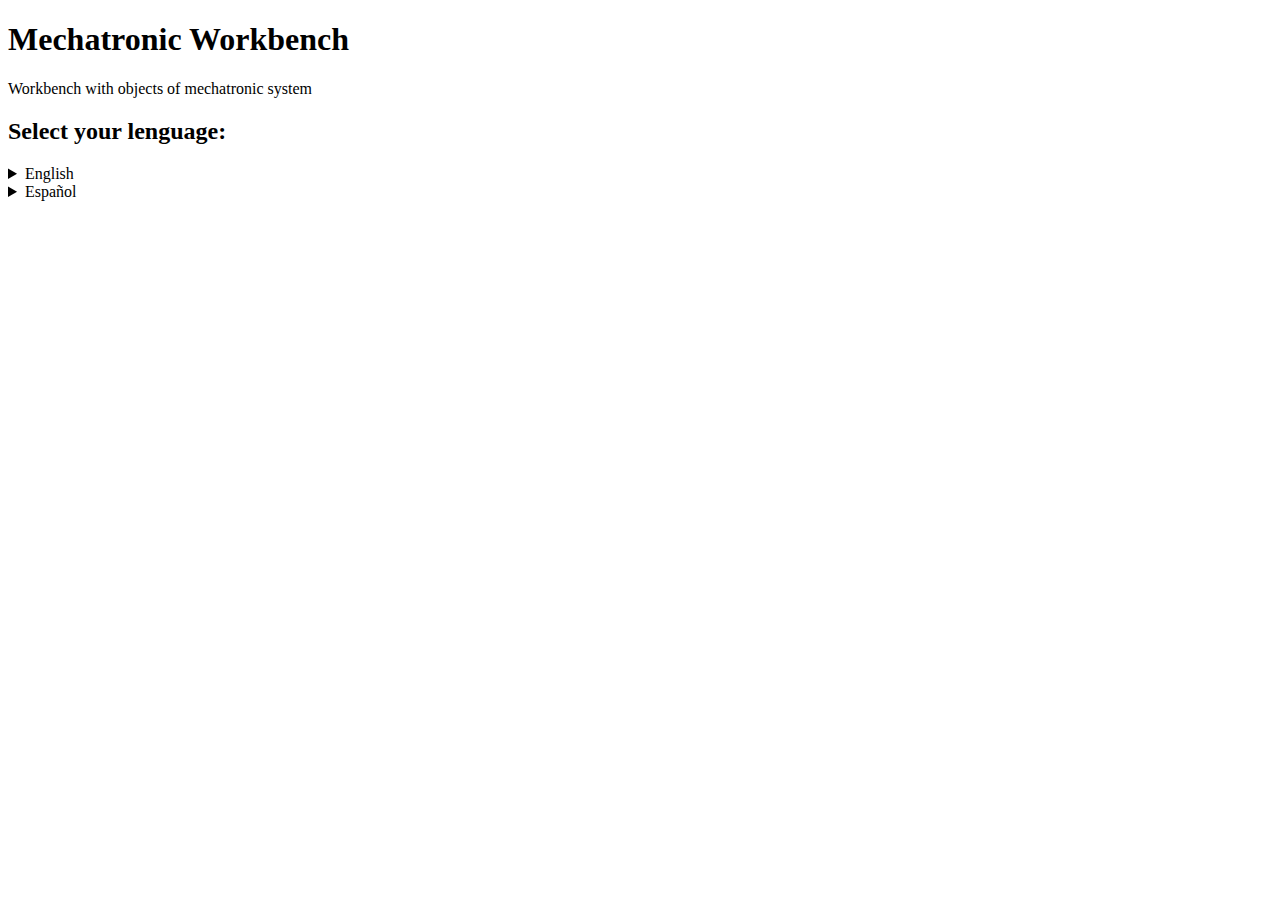
<file: docs/README.html>
﻿<!DOCTYPE html>

<html lang="en">
<head>
    <meta charset="utf-8" />
    <title>Mechatronic Workbench</title>
</head>
<body>
    <h1>Mechatronic Workbench</h1>
    <p>Workbench with objects of mechatronic system</p>

    <h2>Select your lenguage:</h2>
    <details>
        <summary>English</summary>
        <p>This repository have the parts of a mechatronic system</p>

        <h3>Index:</h3>
            <ul>
                <li><a href="https://davidmubernal.github.io/Mechatronic/#Folder-organizarion">Folder organizarion</a></li>
                <li><a href="https://davidmubernal.github.io/Mechatronic/#stable-version">Stable Version</a></li>
                <li><a href="https://davidmubernal.github.io/Mechatronic/#how-its-works">How it's works</a></li>
                <li><a href="https://davidmubernal.github.io/Mechatronic/#components">Components</a></li>
                <li><a href="https://davidmubernal.github.io/Mechatronic/#mechatronic-systems">Mechatronic system</a></li>
                <li><a href="https://davidmubernal.github.io/Mechatronic/#functions">Functions</a></li>
            </ul>

        <h3><a name="Folder-organizarion">Folder organization</a></h3>
            <ul>
                <li>comps: copy of the repository <a href="https://github.com/felipe-m/fcad-comps">facd-comps</a> of <b>Felipe Machado</b>.</li>
                <li>icons: icons of the workbench.</li>
                <li>parts:</li>
                <li>src: source code</li>
                <li>func: functions makes for the workbench</li>
            </ul>

        <h3><a name="stable-version">Stable version</a></h3>
            <p>The stable version is in the file <a href="https://github.com/davidmubernal/Mechatronic/blob/master/Mechatronic.zip">Mechatronic.zip</a>. This version run in FreeCAD 0.18</p>


        <h3><a name="how-its-works">How it's works</a></h3>
            <p>This workbench has some parts of a mechatronic system. You can modify this parts and build your system.</p>

        <h4>Components:</h4>
            <details>
                <summary>Shaft holder</summary>
                <ul>
                    <li>Size</li>
                    <li>Low profile: only size 8</li>
                </ul>
                <img src="../parts/img/sk08.png" />
                <img src="../parts/img/sk08_pillow.png" />
            </details>
            
            <details>
                <summary>Idle pulley holder</summary>
                <ul>
                    <li>Size of the profile</li>
                    <li>Metric Nut</li>
                    <li>Height</li>
                    <li>Position of the end stop sensor</li>
                    <li>Height of the end stop sensor</li>
                </ul>
            </details>

            <details>
                <summary>End stop holder</summary>
                <ul>
                    <li>Type</li>
                    <li>Distance of the rail</li>
                </ul>
                <img src="../parts/img/endstop_holder_30.png" />
                <img src="../parts/img/d3v_endstop_holder_r25_m4.png" />
            </details>

            <details>
                <summary>Hall stop holder</summary>
                <ul>
                    <li>Width</li>
                    <li>Thikness</li>
                    <li>Metric nut</li>
                    <li>Profile size</li>
                    <li>Reinforce</li>
                </ul>
                <img src="../parts/img/hall_stop_holder_21_10.png"/>
            </details>

            <details>
                <summary>Bracket</summary>
                <ul>
                    <li>Type: 3 options</li>
                    <li>Size first profile</li>
                    <li>Size second profile</li>
                    <li>Thickness</li>
                    <li>Metric nut first profile</li>
                    <li>Metric nut second profile</li>
                    <li>Number of nuts</li>
                    <li>Distance betwen nuts</li>
                    <li>Type of hole</li>
                    <li>Reinforcment: first type only</li>
                    <li>Flap: second type only</li>
                    <li>Distance between profiles: third type only</li>
                </ul>
                <img src="../parts/img/bracket_30x30_m6.png" />
                <img src="../parts/img/bracket_30x30_m6_rail15.png" />
                <img src="../parts/img/bracket_30x30_m6_rail20_6thick.png" />
            </details>

            <details>
                <summary>Motor holder</summary>
                <ul>
                    <li>Size</li>
                    <li>Height</li>
                    <li>Thickness</li>
                </ul>
                <img src="../parts/img/nema17_holder_rail25_8.png" />
                <img src="../parts/img/nema17_holder_rail35_8.FCStd.png" />
            </details>

            <details>
                <summary>Lin bear house</summary>
                <ul>
                    <li>Type</li>
                </ul>
                <img src="/parts/img/thinlinbearhouse1rail_lm8.png" />
                <img src="/parts/img/thinlinbearhouse1rail_lm8_bot.png" />
            </details>


            <details>
                <summary>Filter holder</summary>
                <ul>
                    <li>Length</li>
                    <li>Width</li>
                </ul>
                <img src="../parts/img/filter_holder.png" />
            </details>


            <details>
                <summary>Tensioner</summary>
                <ul>
                    <li>Belt hight</li>
                    <li>Base width</li>
                    <li>Thickness</li>
                    <li>Metric nut</li>
                </ul>
                <img src="../parts/img/tensioner.png" />
            </details>

            <details>
                <summary>Belt clamp</summary>
                <ul>
                    <li>Type</li>
                    <li>Length</li>
                    <li>Width</li>
                    <li>Metric nut</li>
                </ul>
                <img src="../parts/img/Belt_clamp_simple.png" />
                <img src="../parts/img/Belt_clamp_double.png" />
            </details>

            <details>
                <summary>Aluminium profile</summary>
                <ul>
                    <li>Secction</li>
                    <li>Length</li>
                </ul>
                <img src="../parts/img/Profiles.png" />
            </details>

            <details>
                <summary>Bolts, Nuts & Washers</summary>
                <ul>
                    <li>Type</li>
                    <li>Metric</li>
                    <li>Bolt legnth</li>
                </ul>
                <img src="../parts/img/Bolts.png" />
                <img src="../parts/img/Nuts.png" />
                <img src="../parts/img/Washers.png" />
            </details>

        <h4>Mechatronic Systems:</h4>
            <details>
                <summary>Filter Stage</summary>
                <ul>
                    <li>Move distance</li>
                    <li>Filter length</li>
                    <li>Filter width</li>
                    <li>Base width</li>
                    <li>Tensioner stroke</li>
                    <li>Tensioner thickness</li>
                    <li>Metric nut</li>
                    <li>Motor size</li>
                    <li>Lenght rail motor holder</li>
                    <li>Motor holder thickness</li>
                </ul>
                <img src="../parts/img/filter_stage.png" />
            </details>

        <h4>Functions:</h4>
            <details>
                <summary>Change to print position</summary>
                    <p>Change the position of the piece to print position. Also, the user can select the folder where is save the piece.</p>
            </details>

            <details>
                <summary>Assembly</summary>
                    <p>Select the part you like and a new place.</p>
            </details>

    </details>

    <details>
        <summary>Español</summary>
        <p>Este repositorio tiene componentes de un sistema mecatrónico.</p>


        <h3>Índice:</h3>
        <ul>
            <li><a href="https://davidmubernal.github.io/Mechatronic/#organización-de-las-carpetas">Organización de las caperpetas</a></li>
            <li><a href="https://davidmubernal.github.io/Mechatronic/#verión-estable">Versión estable</a></li>
            <li><a href="https://davidmubernal.github.io/Mechatronic/#funcionamiento-del-workbench">Funcionamiento del workbench</a></li>
            <li><a href="https://davidmubernal.github.io/Mechatronic/#componentes">Componentes</a></li>
            <li><a href="https://davidmubernal.github.io/Mechatronic/#sistemas-mecatrónicos">Sistemas mecatrónicos</a></li>
            <li><a href="https://davidmubernal.github.io/Mechatronic/#funciones">Funciones</a></li>
        </ul>

        <h3><a name="organización-de-las-carpetas">Organización de las carpetas</a></h3>
        <ul>
            <li>comps: copia del repositorio <a href="https://github.com/felipe-m/fcad-comps">facd-comps</a> de <b>Felipe Machado</b>.</li>
            <li>icons: iconos del workbench..</li>
            <li>parts:</li>
            <li>src: código fuente</li>
            <li>func: funciones creadas para el workbench</li>
        </ul>

        <h3><a name="verión-estable">Versión estable:</a></h3>
        <p>La versión estable del workbench se encuentra en el archivo comprimido <a href="https://github.com/davidmubernal/Mechatronic/blob/master/Mechatronic.zip">Mechatronic.zip</a>. Funciona en FreeCAD 0.18</p>

        <h3><a name="how-its-works">Funcionamiento del workbench</a></h3>
        <p>El workbench consta de un conjunto de piezas empleadas en sistemas mecatrónicos.
            En función de la pieza que seleccionemos tendremos distintas opciones de </p>

        <h4>Componentes:</h4>
        <details>
            <summary>Soporte de eje</summary>
            <ul>
                <li>Tamaño</li>
                <li>Perfil bajo: sólo para tamaño 8</li>
            </ul>
            <img src="../parts/img/sk08.png" />
            <img src="../parts/img/sk08_pillow.png" />
        </details>

        <details>
            <summary>Soporte polea loca</summary>
            <ul>
                <li>Tamaño del perfil sobre el que se monta</li>
                <li>Métrica de los tornillos</li>
                <li>Altura</li>
                <li>Posición del sensor de final de carrera</li>
                <li>Altura del sensor de final de carrera</li>
            </ul>
        </details>

        <details>
            <summary>Soporte final de carrera</summary>
            <ul>
                <li>Tipo</li>
                <li>Distancia del carril</li>
            </ul>
            <img src="../parts/img/endstop_holder_30.png" />
            <img src="../parts/img/d3v_endstop_holder_r25_m4.png" />
        </details>

        <details>
            <summary>Soporte final</summary>
            <ul>
                <li>Ancho</li>
                <li>Espesor</li>
                <li>Métrica tornillo</li>
                <li>Tamaño perfil</li>
                <li>Refuerzo</li>
            </ul>
            <img src="../parts/img/hall_stop_holder_21_10.png" />
        </details>

        <details>
            <summary>Bracket para perfiles</summary>
            <ul>
                <li>Tipo: 3 opciones distintas</li>
                <li>Tamaño primer perfil</li>
                <li>Tamaño segundo perfil</li>
                <li>Espesor</li>
                <li>Métrica tornillo primer perfil</li>
                <li>Métrica tornillo segundo perfil</li>
                <li>Número de tornillos</li>
                <li>Distancia entre tornillos</li>
                <li>Seleccion agujero</li>
                <li>Refuerzo: sólo para el primer tipo de bracket</li>
                <li>Flap: sólo para el segundo tipo de bracket</li>
                <li>Distancia entre perfiles: sólo para el tercer tipo de bracket</li>
            </ul>
            <img src="../parts/img/bracket_30x30_m6.png" />
            <img src="../parts/img/bracket_30x30_m6_rail15.png" />
            <img src="../parts/img/bracket_30x30_m6_rail20_6thick.png" />
        </details>

        <details>
            <summary>Soporte motor</summary>
            <ul>
                <li>Tamaño del soporte</li>
                <li>Altura del soporte</li>
                <li>Espesor de las paredes del soporte</li>
            </ul>
            <img src="../parts/img/nema17_holder_rail25_8.png" />
            <img src="../parts/img/nema17_holder_rail35_8.FCStd.png" />
        </details>

        <details>
            <summary>Carcasa del rodamiento lineal</summary>
            <ul>
                <li>Tipo</li>
            </ul>
            <img src="../parts/img/thinlinbearhouse1rail_lm8.png" />
            <img src="../parts/img/thinlinbearhouse1rail_lm8_bot.png" />
        </details>

        <details>
            <summary>Soporte del filtro</summary>
            <ul>
                <li>Largo</li>
                <li>Ancho</li>
            </ul>
            <img src="../parts/img/filter_holder.png" />
        </details>

        <details>
            <summary>Tensionador de la polea</summary>
            <ul>
                <li>Altura de polea</li>
                <li>Ancho de base</li>
                <li>Espesor</li>
                <li>Métrica del tornillo</li>
            </ul>
            <img src="../parts/img/tensioner.png" />
        </details>

        <details>
            <summary>Abrazadera de polea</summary>
            <ul>
                <li>Tipo</li>
                <li>Largo</li>
                <li>Ancho</li>
                <li>Métrica del tornillo</li>
            </ul>
            <img src="../parts/img/Belt_clamp_simple.png" />
            <img src="../parts/img/Belt_clamp_double.png" />
        </details>
        
        <details>
            <summary>Perfil de aluminio</summary>
            <ul>
                <li>Sección</li>
                <li>Longitud</li>
            </ul>
            <img src="../parts/img/Profiles.png" />
        </details>
        
        <details>
            <summary>Tornillos, Tuercas y Arandelas</summary>
            <ul>
                <li>Tipo</li>
                <li>Métrica</li>
                <li>Longitud del tornillo</li>
            </ul>
            <img src="../parts/img/Bolts.png" />
            <img src="../parts/img/Nuts.png" />
            <img src="../parts/img/Washers.png" />
        </details>

        <h4>Sistemas mecatrónicos:</h4>
        <details>
            <summary>Filter Stage</summary>
            <ul>
                <li>Distancia de recorrido</li>
                <li>Largo del filtro</li>
                <li>Ancho del filtro</li>
                <li>Ancho de base</li>
                <li>Largo tensionador</li>
                <li>Espesor tensionador</li>
                <li>Métrica del tornillo</li>
                <li>Tamaño del motor</li>
                <li>Longitud del rail del soporte motor</li>
                <li>Espesor del soporte motor</li>
            </ul>
            <img src="../parts/img/filter_stage.png" />
        </details>

        <h4>Funciones:</h4>
        <details>
            <summary>Cambiar a posición de imprimir</summary>
            <p>Coloca la pieza seleccionada en la posición de impresión y pide al usuario la carpeta donde exportar la pieza.</p>
        </details>

        <details>
            <summary>Ensamblaje</summary>
            <p>Selecciona la pieza y su nueva posición.</p>
        </details>

    </details>
</body>
</html>
</file>
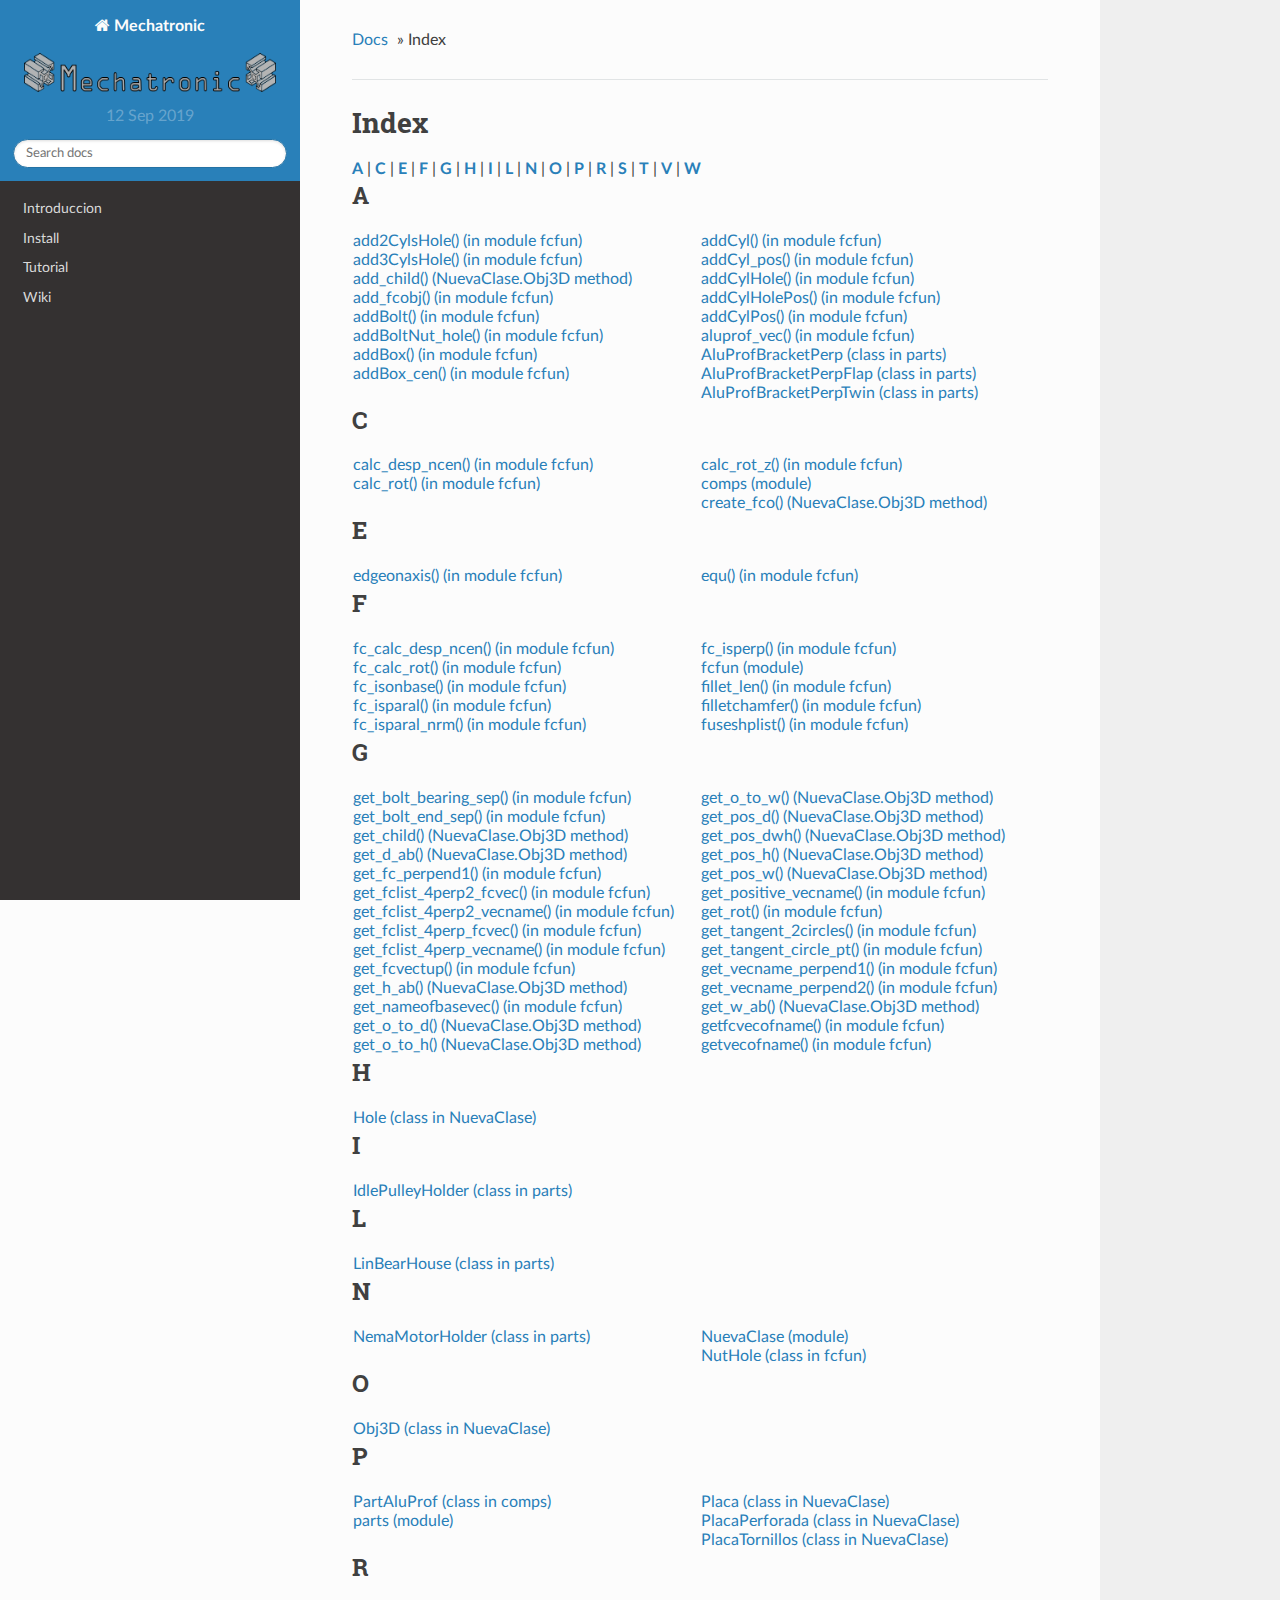
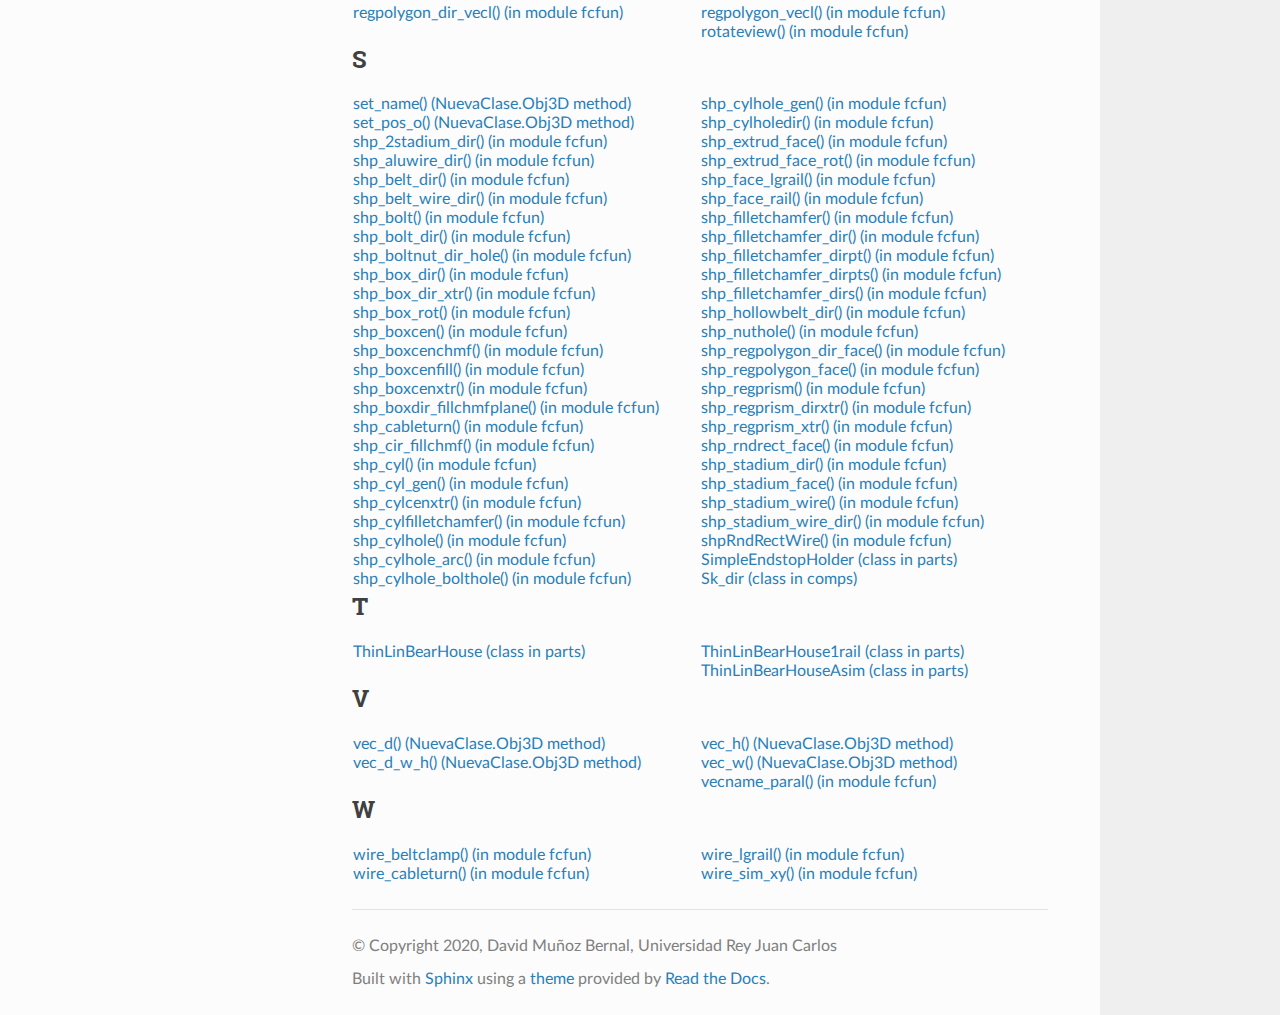
<file: docs/_build/html/genindex.html>
<!DOCTYPE html>
<!--[if IE 8]><html class="no-js lt-ie9" lang="en" > <![endif]-->
<!--[if gt IE 8]><!--> <html class="no-js" lang="en" > <!--<![endif]-->
<head>
  <meta charset="utf-8">
  
  <meta name="viewport" content="width=device-width, initial-scale=1.0">
  
  <title>Index &mdash; Mechatronic 0.2.1 documentation</title>
  

  
  
    <link rel="shortcut icon" href="_static/favico.ico"/>
  
  
  

  
  <script type="text/javascript" src="_static/js/modernizr.min.js"></script>
  
    
      <script type="text/javascript" id="documentation_options" data-url_root="./" src="_static/documentation_options.js"></script>
        <script type="text/javascript" src="_static/jquery.js"></script>
        <script type="text/javascript" src="_static/underscore.js"></script>
        <script type="text/javascript" src="_static/doctools.js"></script>
        <script type="text/javascript" src="_static/language_data.js"></script>
        <script type="text/javascript" src="_static/contentui.js"></script>
    
    <script type="text/javascript" src="_static/js/theme.js"></script>

    

  
  <link rel="stylesheet" href="_static/css/theme.css" type="text/css" />
  <link rel="stylesheet" href="_static/pygments.css" type="text/css" />
  <link rel="stylesheet" href="_static/contentui.css" type="text/css" />
    <link rel="index" title="Index" href="#" />
    <link rel="search" title="Search" href="search.html" /> 
</head>

<body class="wy-body-for-nav">

   
  <div class="wy-grid-for-nav">
    
    <nav data-toggle="wy-nav-shift" class="wy-nav-side">
      <div class="wy-side-scroll">
        <div class="wy-side-nav-search" >
          

          
            <a href="index.html" class="icon icon-home"> Mechatronic
          

          
            
            <img src="_static/Mechatronic.png" class="logo" alt="Logo"/>
          
          </a>

          
            
            
              <div class="version">
                12 Sep 2019
              </div>
            
          

          
<div role="search">
  <form id="rtd-search-form" class="wy-form" action="search.html" method="get">
    <input type="text" name="q" placeholder="Search docs" />
    <input type="hidden" name="check_keywords" value="yes" />
    <input type="hidden" name="area" value="default" />
  </form>
</div>

          
        </div>

        <div class="wy-menu wy-menu-vertical" data-spy="affix" role="navigation" aria-label="main navigation">
          
            
            
              
            
            
              <ul>
<li class="toctree-l1"><a class="reference internal" href="Introduction.html">Introduccion</a></li>
<li class="toctree-l1"><a class="reference internal" href="Install Mechatronic.html">Install</a></li>
<li class="toctree-l1"><a class="reference internal" href="Tutorial.html">Tutorial</a></li>
<li class="toctree-l1"><a class="reference internal" href="Wiki.html">Wiki</a></li>
</ul>

            
          
        </div>
      </div>
    </nav>

    <section data-toggle="wy-nav-shift" class="wy-nav-content-wrap">

      
      <nav class="wy-nav-top" aria-label="top navigation">
        
          <i data-toggle="wy-nav-top" class="fa fa-bars"></i>
          <a href="index.html">Mechatronic</a>
        
      </nav>


      <div class="wy-nav-content">
        
        <div class="rst-content">
        
          















<div role="navigation" aria-label="breadcrumbs navigation">

  <ul class="wy-breadcrumbs">
    
      <li><a href="index.html">Docs</a> &raquo;</li>
        
      <li>Index</li>
    
    
      <li class="wy-breadcrumbs-aside">
        
            
        
      </li>
    
  </ul>

  
  <hr/>
</div>
          <div role="main" class="document" itemscope="itemscope" itemtype="http://schema.org/Article">
           <div itemprop="articleBody">
            

<h1 id="index">Index</h1>

<div class="genindex-jumpbox">
 <a href="#A"><strong>A</strong></a>
 | <a href="#C"><strong>C</strong></a>
 | <a href="#E"><strong>E</strong></a>
 | <a href="#F"><strong>F</strong></a>
 | <a href="#G"><strong>G</strong></a>
 | <a href="#H"><strong>H</strong></a>
 | <a href="#I"><strong>I</strong></a>
 | <a href="#L"><strong>L</strong></a>
 | <a href="#N"><strong>N</strong></a>
 | <a href="#O"><strong>O</strong></a>
 | <a href="#P"><strong>P</strong></a>
 | <a href="#R"><strong>R</strong></a>
 | <a href="#S"><strong>S</strong></a>
 | <a href="#T"><strong>T</strong></a>
 | <a href="#V"><strong>V</strong></a>
 | <a href="#W"><strong>W</strong></a>
 
</div>
<h2 id="A">A</h2>
<table style="width: 100%" class="indextable genindextable"><tr>
  <td style="width: 33%; vertical-align: top;"><ul>
      <li><a href="Wiki.html#fcfun.add2CylsHole">add2CylsHole() (in module fcfun)</a>
</li>
      <li><a href="Wiki.html#fcfun.add3CylsHole">add3CylsHole() (in module fcfun)</a>
</li>
      <li><a href="Wiki.html#NuevaClase.Obj3D.add_child">add_child() (NuevaClase.Obj3D method)</a>
</li>
      <li><a href="Wiki.html#fcfun.add_fcobj">add_fcobj() (in module fcfun)</a>
</li>
      <li><a href="Wiki.html#fcfun.addBolt">addBolt() (in module fcfun)</a>
</li>
      <li><a href="Wiki.html#fcfun.addBoltNut_hole">addBoltNut_hole() (in module fcfun)</a>
</li>
      <li><a href="Wiki.html#fcfun.addBox">addBox() (in module fcfun)</a>
</li>
      <li><a href="Wiki.html#fcfun.addBox_cen">addBox_cen() (in module fcfun)</a>
</li>
  </ul></td>
  <td style="width: 33%; vertical-align: top;"><ul>
      <li><a href="Wiki.html#fcfun.addCyl">addCyl() (in module fcfun)</a>
</li>
      <li><a href="Wiki.html#fcfun.addCyl_pos">addCyl_pos() (in module fcfun)</a>
</li>
      <li><a href="Wiki.html#fcfun.addCylHole">addCylHole() (in module fcfun)</a>
</li>
      <li><a href="Wiki.html#fcfun.addCylHolePos">addCylHolePos() (in module fcfun)</a>
</li>
      <li><a href="Wiki.html#fcfun.addCylPos">addCylPos() (in module fcfun)</a>
</li>
      <li><a href="Wiki.html#fcfun.aluprof_vec">aluprof_vec() (in module fcfun)</a>
</li>
      <li><a href="Wiki.html#parts.AluProfBracketPerp">AluProfBracketPerp (class in parts)</a>
</li>
      <li><a href="Wiki.html#parts.AluProfBracketPerpFlap">AluProfBracketPerpFlap (class in parts)</a>
</li>
      <li><a href="Wiki.html#parts.AluProfBracketPerpTwin">AluProfBracketPerpTwin (class in parts)</a>
</li>
  </ul></td>
</tr></table>

<h2 id="C">C</h2>
<table style="width: 100%" class="indextable genindextable"><tr>
  <td style="width: 33%; vertical-align: top;"><ul>
      <li><a href="Wiki.html#fcfun.calc_desp_ncen">calc_desp_ncen() (in module fcfun)</a>
</li>
      <li><a href="Wiki.html#fcfun.calc_rot">calc_rot() (in module fcfun)</a>
</li>
  </ul></td>
  <td style="width: 33%; vertical-align: top;"><ul>
      <li><a href="Wiki.html#fcfun.calc_rot_z">calc_rot_z() (in module fcfun)</a>
</li>
      <li><a href="Wiki.html#module-comps">comps (module)</a>
</li>
      <li><a href="Wiki.html#NuevaClase.Obj3D.create_fco">create_fco() (NuevaClase.Obj3D method)</a>
</li>
  </ul></td>
</tr></table>

<h2 id="E">E</h2>
<table style="width: 100%" class="indextable genindextable"><tr>
  <td style="width: 33%; vertical-align: top;"><ul>
      <li><a href="Wiki.html#fcfun.edgeonaxis">edgeonaxis() (in module fcfun)</a>
</li>
  </ul></td>
  <td style="width: 33%; vertical-align: top;"><ul>
      <li><a href="Wiki.html#fcfun.equ">equ() (in module fcfun)</a>
</li>
  </ul></td>
</tr></table>

<h2 id="F">F</h2>
<table style="width: 100%" class="indextable genindextable"><tr>
  <td style="width: 33%; vertical-align: top;"><ul>
      <li><a href="Wiki.html#fcfun.fc_calc_desp_ncen">fc_calc_desp_ncen() (in module fcfun)</a>
</li>
      <li><a href="Wiki.html#fcfun.fc_calc_rot">fc_calc_rot() (in module fcfun)</a>
</li>
      <li><a href="Wiki.html#fcfun.fc_isonbase">fc_isonbase() (in module fcfun)</a>
</li>
      <li><a href="Wiki.html#fcfun.fc_isparal">fc_isparal() (in module fcfun)</a>
</li>
      <li><a href="Wiki.html#fcfun.fc_isparal_nrm">fc_isparal_nrm() (in module fcfun)</a>
</li>
  </ul></td>
  <td style="width: 33%; vertical-align: top;"><ul>
      <li><a href="Wiki.html#fcfun.fc_isperp">fc_isperp() (in module fcfun)</a>
</li>
      <li><a href="Wiki.html#module-fcfun">fcfun (module)</a>
</li>
      <li><a href="Wiki.html#fcfun.fillet_len">fillet_len() (in module fcfun)</a>
</li>
      <li><a href="Wiki.html#fcfun.filletchamfer">filletchamfer() (in module fcfun)</a>
</li>
      <li><a href="Wiki.html#fcfun.fuseshplist">fuseshplist() (in module fcfun)</a>
</li>
  </ul></td>
</tr></table>

<h2 id="G">G</h2>
<table style="width: 100%" class="indextable genindextable"><tr>
  <td style="width: 33%; vertical-align: top;"><ul>
      <li><a href="Wiki.html#fcfun.get_bolt_bearing_sep">get_bolt_bearing_sep() (in module fcfun)</a>
</li>
      <li><a href="Wiki.html#fcfun.get_bolt_end_sep">get_bolt_end_sep() (in module fcfun)</a>
</li>
      <li><a href="Wiki.html#NuevaClase.Obj3D.get_child">get_child() (NuevaClase.Obj3D method)</a>
</li>
      <li><a href="Wiki.html#NuevaClase.Obj3D.get_d_ab">get_d_ab() (NuevaClase.Obj3D method)</a>
</li>
      <li><a href="Wiki.html#fcfun.get_fc_perpend1">get_fc_perpend1() (in module fcfun)</a>
</li>
      <li><a href="Wiki.html#fcfun.get_fclist_4perp2_fcvec">get_fclist_4perp2_fcvec() (in module fcfun)</a>
</li>
      <li><a href="Wiki.html#fcfun.get_fclist_4perp2_vecname">get_fclist_4perp2_vecname() (in module fcfun)</a>
</li>
      <li><a href="Wiki.html#fcfun.get_fclist_4perp_fcvec">get_fclist_4perp_fcvec() (in module fcfun)</a>
</li>
      <li><a href="Wiki.html#fcfun.get_fclist_4perp_vecname">get_fclist_4perp_vecname() (in module fcfun)</a>
</li>
      <li><a href="Wiki.html#fcfun.get_fcvectup">get_fcvectup() (in module fcfun)</a>
</li>
      <li><a href="Wiki.html#NuevaClase.Obj3D.get_h_ab">get_h_ab() (NuevaClase.Obj3D method)</a>
</li>
      <li><a href="Wiki.html#fcfun.get_nameofbasevec">get_nameofbasevec() (in module fcfun)</a>
</li>
      <li><a href="Wiki.html#NuevaClase.Obj3D.get_o_to_d">get_o_to_d() (NuevaClase.Obj3D method)</a>
</li>
      <li><a href="Wiki.html#NuevaClase.Obj3D.get_o_to_h">get_o_to_h() (NuevaClase.Obj3D method)</a>
</li>
  </ul></td>
  <td style="width: 33%; vertical-align: top;"><ul>
      <li><a href="Wiki.html#NuevaClase.Obj3D.get_o_to_w">get_o_to_w() (NuevaClase.Obj3D method)</a>
</li>
      <li><a href="Wiki.html#NuevaClase.Obj3D.get_pos_d">get_pos_d() (NuevaClase.Obj3D method)</a>
</li>
      <li><a href="Wiki.html#NuevaClase.Obj3D.get_pos_dwh">get_pos_dwh() (NuevaClase.Obj3D method)</a>
</li>
      <li><a href="Wiki.html#NuevaClase.Obj3D.get_pos_h">get_pos_h() (NuevaClase.Obj3D method)</a>
</li>
      <li><a href="Wiki.html#NuevaClase.Obj3D.get_pos_w">get_pos_w() (NuevaClase.Obj3D method)</a>
</li>
      <li><a href="Wiki.html#fcfun.get_positive_vecname">get_positive_vecname() (in module fcfun)</a>
</li>
      <li><a href="Wiki.html#fcfun.get_rot">get_rot() (in module fcfun)</a>
</li>
      <li><a href="Wiki.html#fcfun.get_tangent_2circles">get_tangent_2circles() (in module fcfun)</a>
</li>
      <li><a href="Wiki.html#fcfun.get_tangent_circle_pt">get_tangent_circle_pt() (in module fcfun)</a>
</li>
      <li><a href="Wiki.html#fcfun.get_vecname_perpend1">get_vecname_perpend1() (in module fcfun)</a>
</li>
      <li><a href="Wiki.html#fcfun.get_vecname_perpend2">get_vecname_perpend2() (in module fcfun)</a>
</li>
      <li><a href="Wiki.html#NuevaClase.Obj3D.get_w_ab">get_w_ab() (NuevaClase.Obj3D method)</a>
</li>
      <li><a href="Wiki.html#fcfun.getfcvecofname">getfcvecofname() (in module fcfun)</a>
</li>
      <li><a href="Wiki.html#fcfun.getvecofname">getvecofname() (in module fcfun)</a>
</li>
  </ul></td>
</tr></table>

<h2 id="H">H</h2>
<table style="width: 100%" class="indextable genindextable"><tr>
  <td style="width: 33%; vertical-align: top;"><ul>
      <li><a href="Wiki.html#NuevaClase.Hole">Hole (class in NuevaClase)</a>
</li>
  </ul></td>
</tr></table>

<h2 id="I">I</h2>
<table style="width: 100%" class="indextable genindextable"><tr>
  <td style="width: 33%; vertical-align: top;"><ul>
      <li><a href="Wiki.html#parts.IdlePulleyHolder">IdlePulleyHolder (class in parts)</a>
</li>
  </ul></td>
</tr></table>

<h2 id="L">L</h2>
<table style="width: 100%" class="indextable genindextable"><tr>
  <td style="width: 33%; vertical-align: top;"><ul>
      <li><a href="Wiki.html#parts.LinBearHouse">LinBearHouse (class in parts)</a>
</li>
  </ul></td>
</tr></table>

<h2 id="N">N</h2>
<table style="width: 100%" class="indextable genindextable"><tr>
  <td style="width: 33%; vertical-align: top;"><ul>
      <li><a href="Wiki.html#parts.NemaMotorHolder">NemaMotorHolder (class in parts)</a>
</li>
  </ul></td>
  <td style="width: 33%; vertical-align: top;"><ul>
      <li><a href="Wiki.html#module-NuevaClase">NuevaClase (module)</a>
</li>
      <li><a href="Wiki.html#fcfun.NutHole">NutHole (class in fcfun)</a>
</li>
  </ul></td>
</tr></table>

<h2 id="O">O</h2>
<table style="width: 100%" class="indextable genindextable"><tr>
  <td style="width: 33%; vertical-align: top;"><ul>
      <li><a href="Wiki.html#NuevaClase.Obj3D">Obj3D (class in NuevaClase)</a>
</li>
  </ul></td>
</tr></table>

<h2 id="P">P</h2>
<table style="width: 100%" class="indextable genindextable"><tr>
  <td style="width: 33%; vertical-align: top;"><ul>
      <li><a href="Wiki.html#comps.PartAluProf">PartAluProf (class in comps)</a>
</li>
      <li><a href="Wiki.html#module-parts">parts (module)</a>
</li>
  </ul></td>
  <td style="width: 33%; vertical-align: top;"><ul>
      <li><a href="Wiki.html#NuevaClase.Placa">Placa (class in NuevaClase)</a>
</li>
      <li><a href="Wiki.html#NuevaClase.PlacaPerforada">PlacaPerforada (class in NuevaClase)</a>
</li>
      <li><a href="Wiki.html#NuevaClase.PlacaTornillos">PlacaTornillos (class in NuevaClase)</a>
</li>
  </ul></td>
</tr></table>

<h2 id="R">R</h2>
<table style="width: 100%" class="indextable genindextable"><tr>
  <td style="width: 33%; vertical-align: top;"><ul>
      <li><a href="Wiki.html#fcfun.regpolygon_dir_vecl">regpolygon_dir_vecl() (in module fcfun)</a>
</li>
  </ul></td>
  <td style="width: 33%; vertical-align: top;"><ul>
      <li><a href="Wiki.html#fcfun.regpolygon_vecl">regpolygon_vecl() (in module fcfun)</a>
</li>
      <li><a href="Wiki.html#fcfun.rotateview">rotateview() (in module fcfun)</a>
</li>
  </ul></td>
</tr></table>

<h2 id="S">S</h2>
<table style="width: 100%" class="indextable genindextable"><tr>
  <td style="width: 33%; vertical-align: top;"><ul>
      <li><a href="Wiki.html#NuevaClase.Obj3D.set_name">set_name() (NuevaClase.Obj3D method)</a>
</li>
      <li><a href="Wiki.html#NuevaClase.Obj3D.set_pos_o">set_pos_o() (NuevaClase.Obj3D method)</a>
</li>
      <li><a href="Wiki.html#fcfun.shp_2stadium_dir">shp_2stadium_dir() (in module fcfun)</a>
</li>
      <li><a href="Wiki.html#fcfun.shp_aluwire_dir">shp_aluwire_dir() (in module fcfun)</a>
</li>
      <li><a href="Wiki.html#fcfun.shp_belt_dir">shp_belt_dir() (in module fcfun)</a>
</li>
      <li><a href="Wiki.html#fcfun.shp_belt_wire_dir">shp_belt_wire_dir() (in module fcfun)</a>
</li>
      <li><a href="Wiki.html#fcfun.shp_bolt">shp_bolt() (in module fcfun)</a>
</li>
      <li><a href="Wiki.html#fcfun.shp_bolt_dir">shp_bolt_dir() (in module fcfun)</a>
</li>
      <li><a href="Wiki.html#fcfun.shp_boltnut_dir_hole">shp_boltnut_dir_hole() (in module fcfun)</a>
</li>
      <li><a href="Wiki.html#fcfun.shp_box_dir">shp_box_dir() (in module fcfun)</a>
</li>
      <li><a href="Wiki.html#fcfun.shp_box_dir_xtr">shp_box_dir_xtr() (in module fcfun)</a>
</li>
      <li><a href="Wiki.html#fcfun.shp_box_rot">shp_box_rot() (in module fcfun)</a>
</li>
      <li><a href="Wiki.html#fcfun.shp_boxcen">shp_boxcen() (in module fcfun)</a>
</li>
      <li><a href="Wiki.html#fcfun.shp_boxcenchmf">shp_boxcenchmf() (in module fcfun)</a>
</li>
      <li><a href="Wiki.html#fcfun.shp_boxcenfill">shp_boxcenfill() (in module fcfun)</a>
</li>
      <li><a href="Wiki.html#fcfun.shp_boxcenxtr">shp_boxcenxtr() (in module fcfun)</a>
</li>
      <li><a href="Wiki.html#fcfun.shp_boxdir_fillchmfplane">shp_boxdir_fillchmfplane() (in module fcfun)</a>
</li>
      <li><a href="Wiki.html#fcfun.shp_cableturn">shp_cableturn() (in module fcfun)</a>
</li>
      <li><a href="Wiki.html#fcfun.shp_cir_fillchmf">shp_cir_fillchmf() (in module fcfun)</a>
</li>
      <li><a href="Wiki.html#fcfun.shp_cyl">shp_cyl() (in module fcfun)</a>
</li>
      <li><a href="Wiki.html#fcfun.shp_cyl_gen">shp_cyl_gen() (in module fcfun)</a>
</li>
      <li><a href="Wiki.html#fcfun.shp_cylcenxtr">shp_cylcenxtr() (in module fcfun)</a>
</li>
      <li><a href="Wiki.html#fcfun.shp_cylfilletchamfer">shp_cylfilletchamfer() (in module fcfun)</a>
</li>
      <li><a href="Wiki.html#fcfun.shp_cylhole">shp_cylhole() (in module fcfun)</a>
</li>
      <li><a href="Wiki.html#fcfun.shp_cylhole_arc">shp_cylhole_arc() (in module fcfun)</a>
</li>
      <li><a href="Wiki.html#fcfun.shp_cylhole_bolthole">shp_cylhole_bolthole() (in module fcfun)</a>
</li>
  </ul></td>
  <td style="width: 33%; vertical-align: top;"><ul>
      <li><a href="Wiki.html#fcfun.shp_cylhole_gen">shp_cylhole_gen() (in module fcfun)</a>
</li>
      <li><a href="Wiki.html#fcfun.shp_cylholedir">shp_cylholedir() (in module fcfun)</a>
</li>
      <li><a href="Wiki.html#fcfun.shp_extrud_face">shp_extrud_face() (in module fcfun)</a>
</li>
      <li><a href="Wiki.html#fcfun.shp_extrud_face_rot">shp_extrud_face_rot() (in module fcfun)</a>
</li>
      <li><a href="Wiki.html#fcfun.shp_face_lgrail">shp_face_lgrail() (in module fcfun)</a>
</li>
      <li><a href="Wiki.html#fcfun.shp_face_rail">shp_face_rail() (in module fcfun)</a>
</li>
      <li><a href="Wiki.html#fcfun.shp_filletchamfer">shp_filletchamfer() (in module fcfun)</a>
</li>
      <li><a href="Wiki.html#fcfun.shp_filletchamfer_dir">shp_filletchamfer_dir() (in module fcfun)</a>
</li>
      <li><a href="Wiki.html#fcfun.shp_filletchamfer_dirpt">shp_filletchamfer_dirpt() (in module fcfun)</a>
</li>
      <li><a href="Wiki.html#fcfun.shp_filletchamfer_dirpts">shp_filletchamfer_dirpts() (in module fcfun)</a>
</li>
      <li><a href="Wiki.html#fcfun.shp_filletchamfer_dirs">shp_filletchamfer_dirs() (in module fcfun)</a>
</li>
      <li><a href="Wiki.html#fcfun.shp_hollowbelt_dir">shp_hollowbelt_dir() (in module fcfun)</a>
</li>
      <li><a href="Wiki.html#fcfun.shp_nuthole">shp_nuthole() (in module fcfun)</a>
</li>
      <li><a href="Wiki.html#fcfun.shp_regpolygon_dir_face">shp_regpolygon_dir_face() (in module fcfun)</a>
</li>
      <li><a href="Wiki.html#fcfun.shp_regpolygon_face">shp_regpolygon_face() (in module fcfun)</a>
</li>
      <li><a href="Wiki.html#fcfun.shp_regprism">shp_regprism() (in module fcfun)</a>
</li>
      <li><a href="Wiki.html#fcfun.shp_regprism_dirxtr">shp_regprism_dirxtr() (in module fcfun)</a>
</li>
      <li><a href="Wiki.html#fcfun.shp_regprism_xtr">shp_regprism_xtr() (in module fcfun)</a>
</li>
      <li><a href="Wiki.html#fcfun.shp_rndrect_face">shp_rndrect_face() (in module fcfun)</a>
</li>
      <li><a href="Wiki.html#fcfun.shp_stadium_dir">shp_stadium_dir() (in module fcfun)</a>
</li>
      <li><a href="Wiki.html#fcfun.shp_stadium_face">shp_stadium_face() (in module fcfun)</a>
</li>
      <li><a href="Wiki.html#fcfun.shp_stadium_wire">shp_stadium_wire() (in module fcfun)</a>
</li>
      <li><a href="Wiki.html#fcfun.shp_stadium_wire_dir">shp_stadium_wire_dir() (in module fcfun)</a>
</li>
      <li><a href="Wiki.html#fcfun.shpRndRectWire">shpRndRectWire() (in module fcfun)</a>
</li>
      <li><a href="Wiki.html#parts.SimpleEndstopHolder">SimpleEndstopHolder (class in parts)</a>
</li>
      <li><a href="Wiki.html#comps.Sk_dir">Sk_dir (class in comps)</a>
</li>
  </ul></td>
</tr></table>

<h2 id="T">T</h2>
<table style="width: 100%" class="indextable genindextable"><tr>
  <td style="width: 33%; vertical-align: top;"><ul>
      <li><a href="Wiki.html#parts.ThinLinBearHouse">ThinLinBearHouse (class in parts)</a>
</li>
  </ul></td>
  <td style="width: 33%; vertical-align: top;"><ul>
      <li><a href="Wiki.html#parts.ThinLinBearHouse1rail">ThinLinBearHouse1rail (class in parts)</a>
</li>
      <li><a href="Wiki.html#parts.ThinLinBearHouseAsim">ThinLinBearHouseAsim (class in parts)</a>
</li>
  </ul></td>
</tr></table>

<h2 id="V">V</h2>
<table style="width: 100%" class="indextable genindextable"><tr>
  <td style="width: 33%; vertical-align: top;"><ul>
      <li><a href="Wiki.html#NuevaClase.Obj3D.vec_d">vec_d() (NuevaClase.Obj3D method)</a>
</li>
      <li><a href="Wiki.html#NuevaClase.Obj3D.vec_d_w_h">vec_d_w_h() (NuevaClase.Obj3D method)</a>
</li>
  </ul></td>
  <td style="width: 33%; vertical-align: top;"><ul>
      <li><a href="Wiki.html#NuevaClase.Obj3D.vec_h">vec_h() (NuevaClase.Obj3D method)</a>
</li>
      <li><a href="Wiki.html#NuevaClase.Obj3D.vec_w">vec_w() (NuevaClase.Obj3D method)</a>
</li>
      <li><a href="Wiki.html#fcfun.vecname_paral">vecname_paral() (in module fcfun)</a>
</li>
  </ul></td>
</tr></table>

<h2 id="W">W</h2>
<table style="width: 100%" class="indextable genindextable"><tr>
  <td style="width: 33%; vertical-align: top;"><ul>
      <li><a href="Wiki.html#fcfun.wire_beltclamp">wire_beltclamp() (in module fcfun)</a>
</li>
      <li><a href="Wiki.html#fcfun.wire_cableturn">wire_cableturn() (in module fcfun)</a>
</li>
  </ul></td>
  <td style="width: 33%; vertical-align: top;"><ul>
      <li><a href="Wiki.html#fcfun.wire_lgrail">wire_lgrail() (in module fcfun)</a>
</li>
      <li><a href="Wiki.html#fcfun.wire_sim_xy">wire_sim_xy() (in module fcfun)</a>
</li>
  </ul></td>
</tr></table>



           </div>
           
          </div>
          <footer>
  

  <hr/>

  <div role="contentinfo">
    <p>
        &copy; Copyright 2020, David Muñoz Bernal, Universidad Rey Juan Carlos

    </p>
  </div>
  Built with <a href="http://sphinx-doc.org/">Sphinx</a> using a <a href="https://github.com/rtfd/sphinx_rtd_theme">theme</a> provided by <a href="https://readthedocs.org">Read the Docs</a>. 

</footer>

        </div>
      </div>

    </section>

  </div>
  


  <script type="text/javascript">
      jQuery(function () {
          SphinxRtdTheme.Navigation.enable(true);
      });
  </script>

  
  
    
   

</body>
</html>
</file>
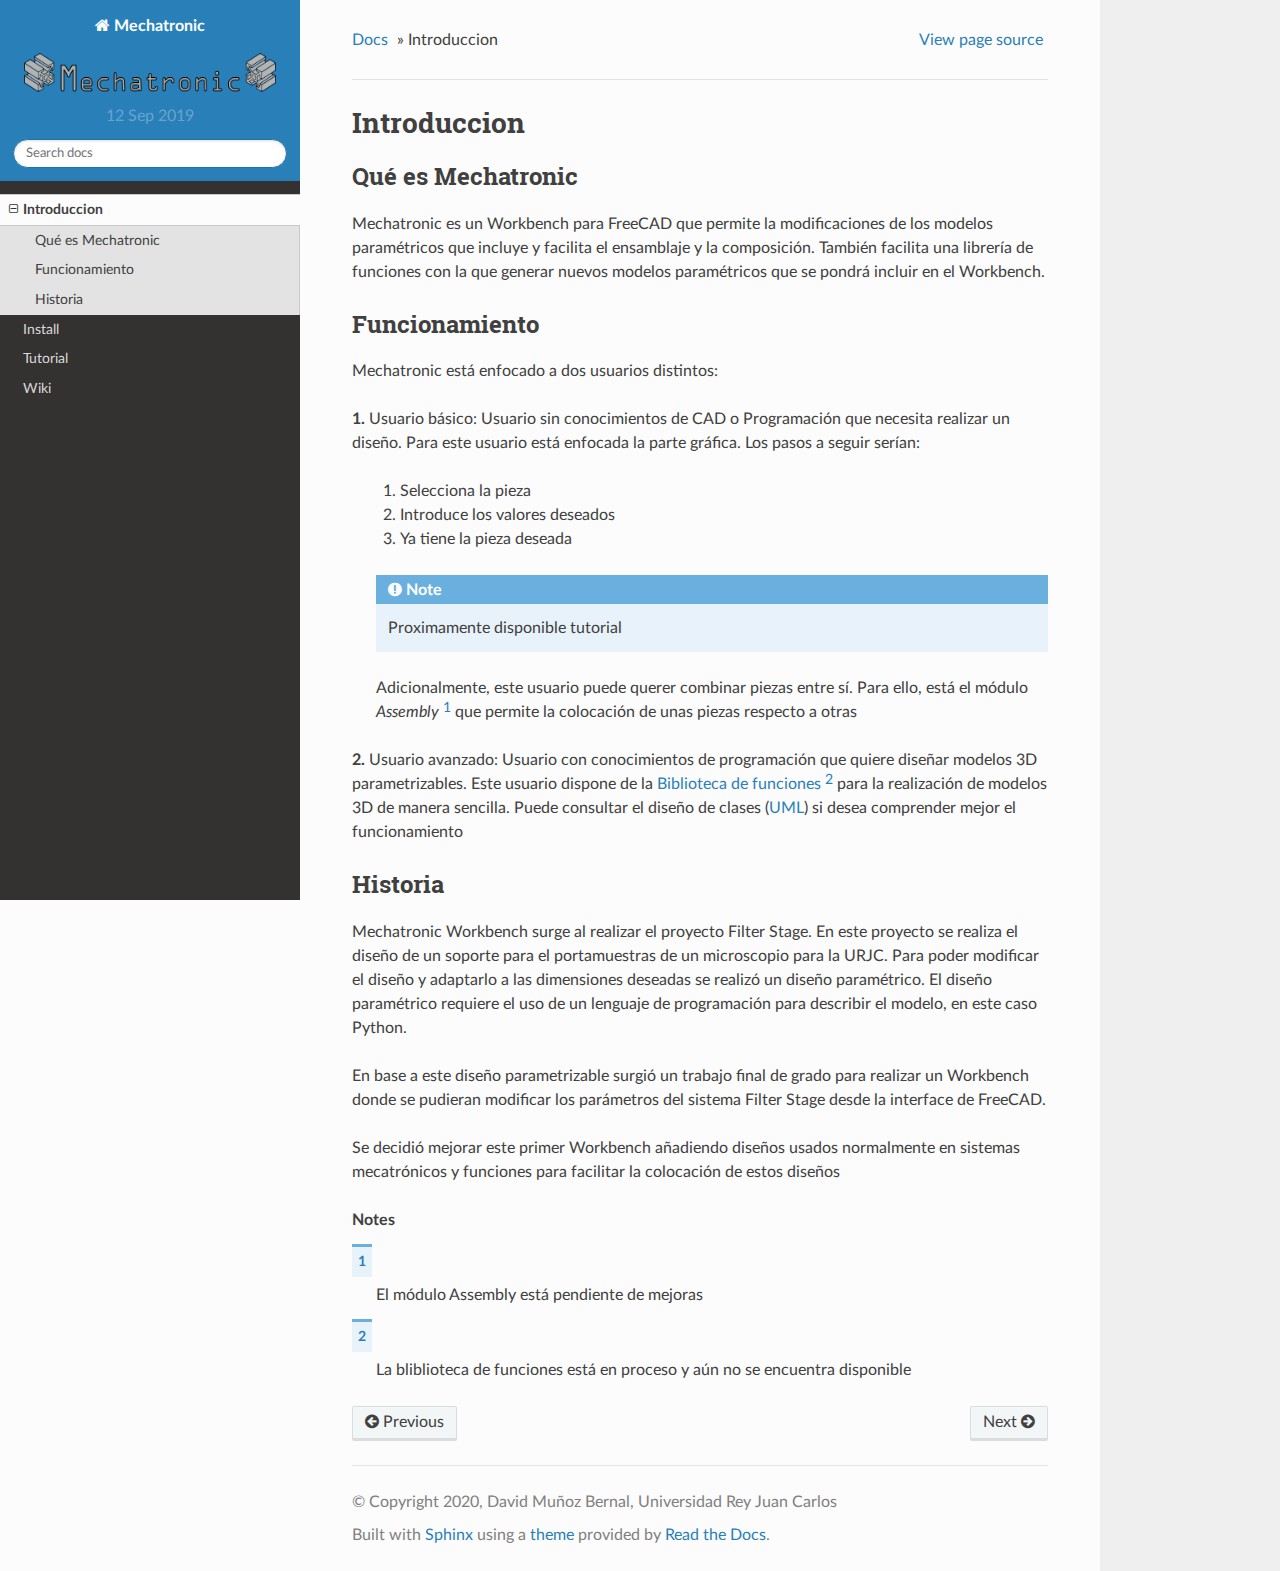
<file: docs/_build/html/Introduction.html>
<!DOCTYPE html>
<!--[if IE 8]><html class="no-js lt-ie9" lang="en" > <![endif]-->
<!--[if gt IE 8]><!--> <html class="no-js" lang="en" > <!--<![endif]-->
<head>
  <meta charset="utf-8">
  
  <meta name="viewport" content="width=device-width, initial-scale=1.0">
  
  <title>Introduccion &mdash; Mechatronic 0.2.1 documentation</title>
  

  
  
    <link rel="shortcut icon" href="_static/favico.ico"/>
  
  
  

  
  <script type="text/javascript" src="_static/js/modernizr.min.js"></script>
  
    
      <script type="text/javascript" id="documentation_options" data-url_root="./" src="_static/documentation_options.js"></script>
        <script type="text/javascript" src="_static/jquery.js"></script>
        <script type="text/javascript" src="_static/underscore.js"></script>
        <script type="text/javascript" src="_static/doctools.js"></script>
        <script type="text/javascript" src="_static/language_data.js"></script>
        <script type="text/javascript" src="_static/contentui.js"></script>
    
    <script type="text/javascript" src="_static/js/theme.js"></script>

    

  
  <link rel="stylesheet" href="_static/css/theme.css" type="text/css" />
  <link rel="stylesheet" href="_static/pygments.css" type="text/css" />
  <link rel="stylesheet" href="_static/contentui.css" type="text/css" />
    <link rel="index" title="Index" href="genindex.html" />
    <link rel="search" title="Search" href="search.html" />
    <link rel="next" title="Install" href="Install Mechatronic.html" />
    <link rel="prev" title="Mechatronic Documentation" href="index.html" /> 
</head>

<body class="wy-body-for-nav">

   
  <div class="wy-grid-for-nav">
    
    <nav data-toggle="wy-nav-shift" class="wy-nav-side">
      <div class="wy-side-scroll">
        <div class="wy-side-nav-search" >
          

          
            <a href="index.html" class="icon icon-home"> Mechatronic
          

          
            
            <img src="_static/Mechatronic.png" class="logo" alt="Logo"/>
          
          </a>

          
            
            
              <div class="version">
                12 Sep 2019
              </div>
            
          

          
<div role="search">
  <form id="rtd-search-form" class="wy-form" action="search.html" method="get">
    <input type="text" name="q" placeholder="Search docs" />
    <input type="hidden" name="check_keywords" value="yes" />
    <input type="hidden" name="area" value="default" />
  </form>
</div>

          
        </div>

        <div class="wy-menu wy-menu-vertical" data-spy="affix" role="navigation" aria-label="main navigation">
          
            
            
              
            
            
              <ul class="current">
<li class="toctree-l1 current"><a class="current reference internal" href="#">Introduccion</a><ul>
<li class="toctree-l2"><a class="reference internal" href="#que-es-mechatronic">Qué es Mechatronic</a></li>
<li class="toctree-l2"><a class="reference internal" href="#funcionamiento">Funcionamiento</a></li>
<li class="toctree-l2"><a class="reference internal" href="#historia">Historia</a></li>
</ul>
</li>
<li class="toctree-l1"><a class="reference internal" href="Install Mechatronic.html">Install</a></li>
<li class="toctree-l1"><a class="reference internal" href="Tutorial.html">Tutorial</a></li>
<li class="toctree-l1"><a class="reference internal" href="Wiki.html">Wiki</a></li>
</ul>

            
          
        </div>
      </div>
    </nav>

    <section data-toggle="wy-nav-shift" class="wy-nav-content-wrap">

      
      <nav class="wy-nav-top" aria-label="top navigation">
        
          <i data-toggle="wy-nav-top" class="fa fa-bars"></i>
          <a href="index.html">Mechatronic</a>
        
      </nav>


      <div class="wy-nav-content">
        
        <div class="rst-content">
        
          















<div role="navigation" aria-label="breadcrumbs navigation">

  <ul class="wy-breadcrumbs">
    
      <li><a href="index.html">Docs</a> &raquo;</li>
        
      <li>Introduccion</li>
    
    
      <li class="wy-breadcrumbs-aside">
        
            
            <a href="_sources/Introduction.rst.txt" rel="nofollow"> View page source</a>
          
        
      </li>
    
  </ul>

  
  <hr/>
</div>
          <div role="main" class="document" itemscope="itemscope" itemtype="http://schema.org/Article">
           <div itemprop="articleBody">
            
  <div class="section" id="introduccion">
<h1>Introduccion<a class="headerlink" href="#introduccion" title="Permalink to this headline">¶</a></h1>
<div class="section" id="que-es-mechatronic">
<h2>Qué es Mechatronic<a class="headerlink" href="#que-es-mechatronic" title="Permalink to this headline">¶</a></h2>
<p>Mechatronic es un Workbench para FreeCAD que permite la modificaciones de los modelos paramétricos que incluye y
facilita el ensamblaje y la composición. También facilita una librería de funciones con la que generar nuevos
modelos paramétricos que se pondrá incluir en el Workbench.</p>
</div>
<div class="section" id="funcionamiento">
<h2>Funcionamiento<a class="headerlink" href="#funcionamiento" title="Permalink to this headline">¶</a></h2>
<p>Mechatronic está enfocado a dos usuarios distintos:</p>
<p><strong>1.</strong> Usuario básico: Usuario sin conocimientos de CAD o Programación que necesita realizar un diseño.
Para este usuario está enfocada la parte gráfica. Los pasos a seguir serían:</p>
<blockquote>
<div><ol class="arabic simple">
<li><p>Selecciona la pieza</p></li>
<li><p>Introduce los valores deseados</p></li>
<li><p>Ya tiene la pieza deseada</p></li>
</ol>
<div class="admonition note">
<p class="admonition-title">Note</p>
<p>Proximamente disponible tutorial</p>
</div>
<p>Adicionalmente, este usuario puede querer combinar piezas entre sí. Para ello, está el módulo <em>Assembly</em> <a class="footnote-reference brackets" href="#id3" id="id1">1</a>
que permite la colocación de unas piezas respecto a otras</p>
</div></blockquote>
<p><strong>2.</strong> Usuario avanzado: Usuario con conocimientos de programación que quiere diseñar modelos 3D parametrizables.
Este usuario dispone de la <a class="reference internal" href="Wiki.html#biblioteca-de-funciones"><span class="std std-ref">Biblioteca de funciones</span></a> <a class="footnote-reference brackets" href="#id4" id="id2">2</a> para la realización de modelos 3D de manera sencilla.
Puede consultar el diseño de clases (<a class="reference internal" href="Wiki.html#uml"><span class="std std-ref">UML</span></a>) si desea comprender mejor el funcionamiento</p>
</div>
<div class="section" id="historia">
<h2>Historia<a class="headerlink" href="#historia" title="Permalink to this headline">¶</a></h2>
<p>Mechatronic Workbench surge al realizar el proyecto Filter Stage. En este proyecto se realiza el diseño
de un soporte para el portamuestras de un microscopio para la URJC.
Para poder modificar el diseño y adaptarlo a las dimensiones deseadas se realizó un diseño paramétrico.
El diseño paramétrico requiere el uso de un lenguaje de programación para describir el modelo, en este caso
Python.</p>
<p>En base a este diseño parametrizable surgió un trabajo final de grado para realizar un Workbench
donde se pudieran modificar los parámetros del sistema Filter Stage desde la interface de FreeCAD.</p>
<p>Se decidió mejorar este primer Workbench añadiendo diseños usados normalmente en sistemas mecatrónicos y funciones para
facilitar la colocación de estos diseños</p>
<p class="rubric">Notes</p>
<dl class="footnote brackets">
<dt class="label" id="id3"><span class="brackets"><a class="fn-backref" href="#id1">1</a></span></dt>
<dd><p>El módulo Assembly está pendiente de mejoras</p>
</dd>
<dt class="label" id="id4"><span class="brackets"><a class="fn-backref" href="#id2">2</a></span></dt>
<dd><p>La bliblioteca de funciones está en proceso y aún no se encuentra disponible</p>
</dd>
</dl>
</div>
</div>


           </div>
           
          </div>
          <footer>
  
    <div class="rst-footer-buttons" role="navigation" aria-label="footer navigation">
      
        <a href="Install Mechatronic.html" class="btn btn-neutral float-right" title="Install" accesskey="n" rel="next">Next <span class="fa fa-arrow-circle-right"></span></a>
      
      
        <a href="index.html" class="btn btn-neutral float-left" title="Mechatronic Documentation" accesskey="p" rel="prev"><span class="fa fa-arrow-circle-left"></span> Previous</a>
      
    </div>
  

  <hr/>

  <div role="contentinfo">
    <p>
        &copy; Copyright 2020, David Muñoz Bernal, Universidad Rey Juan Carlos

    </p>
  </div>
  Built with <a href="http://sphinx-doc.org/">Sphinx</a> using a <a href="https://github.com/rtfd/sphinx_rtd_theme">theme</a> provided by <a href="https://readthedocs.org">Read the Docs</a>. 

</footer>

        </div>
      </div>

    </section>

  </div>
  


  <script type="text/javascript">
      jQuery(function () {
          SphinxRtdTheme.Navigation.enable(true);
      });
  </script>

  
  
    
   

</body>
</html>
</file>
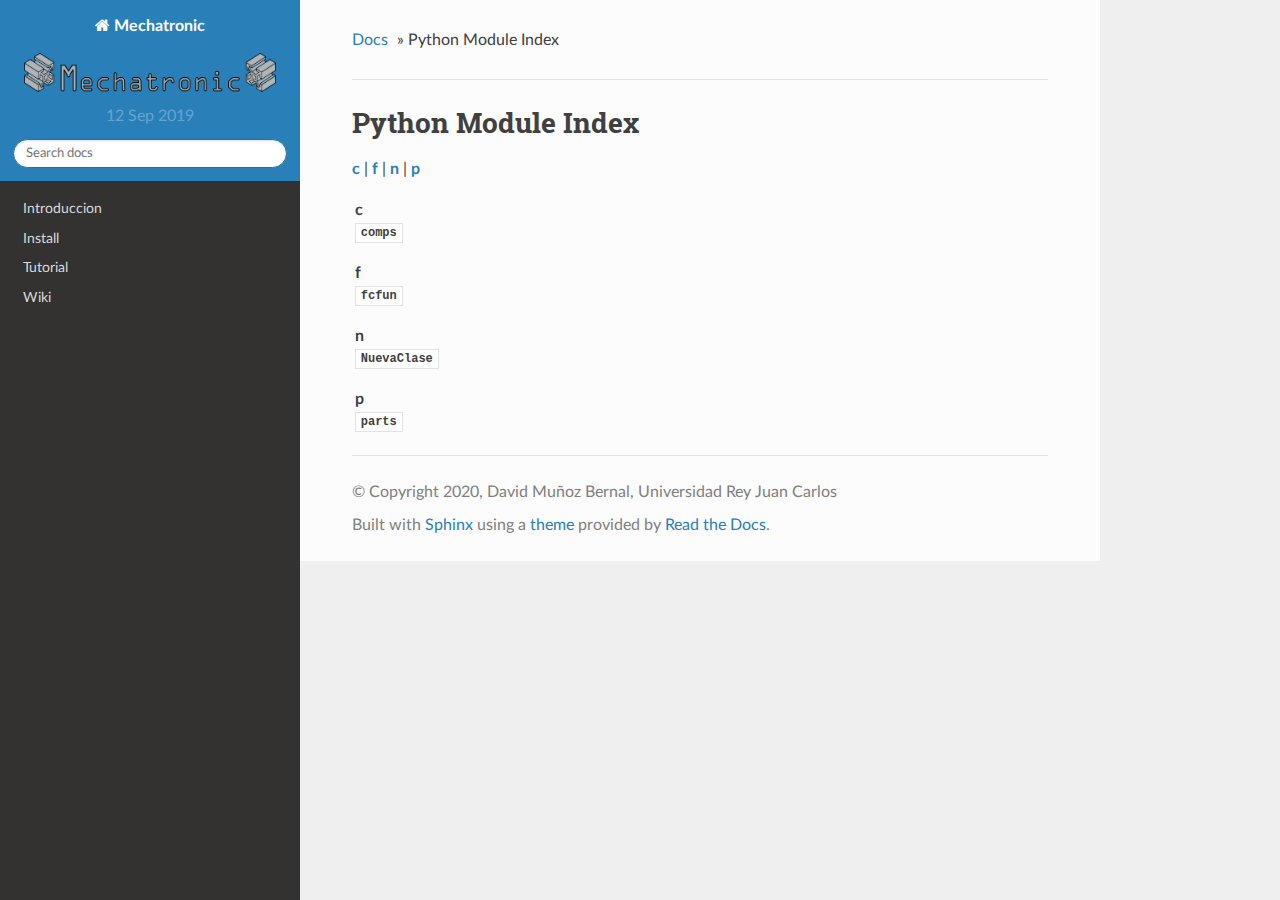
<file: docs/_build/html/py-modindex.html>
<!DOCTYPE html>
<!--[if IE 8]><html class="no-js lt-ie9" lang="en" > <![endif]-->
<!--[if gt IE 8]><!--> <html class="no-js" lang="en" > <!--<![endif]-->
<head>
  <meta charset="utf-8">
  
  <meta name="viewport" content="width=device-width, initial-scale=1.0">
  
  <title>Python Module Index &mdash; Mechatronic 0.2.1 documentation</title>
  

  
  
    <link rel="shortcut icon" href="_static/favico.ico"/>
  
  
  

  
  <script type="text/javascript" src="_static/js/modernizr.min.js"></script>
  
    
      <script type="text/javascript" id="documentation_options" data-url_root="./" src="_static/documentation_options.js"></script>
        <script type="text/javascript" src="_static/jquery.js"></script>
        <script type="text/javascript" src="_static/underscore.js"></script>
        <script type="text/javascript" src="_static/doctools.js"></script>
        <script type="text/javascript" src="_static/language_data.js"></script>
        <script type="text/javascript" src="_static/contentui.js"></script>
    
    <script type="text/javascript" src="_static/js/theme.js"></script>

    

  
  <link rel="stylesheet" href="_static/css/theme.css" type="text/css" />
  <link rel="stylesheet" href="_static/pygments.css" type="text/css" />
  <link rel="stylesheet" href="_static/contentui.css" type="text/css" />
    <link rel="index" title="Index" href="genindex.html" />
    <link rel="search" title="Search" href="search.html" />
 

    <script type="text/javascript">
      DOCUMENTATION_OPTIONS.COLLAPSE_INDEX = true;
    </script>


</head>

<body class="wy-body-for-nav">

   
  <div class="wy-grid-for-nav">
    
    <nav data-toggle="wy-nav-shift" class="wy-nav-side">
      <div class="wy-side-scroll">
        <div class="wy-side-nav-search" >
          

          
            <a href="index.html" class="icon icon-home"> Mechatronic
          

          
            
            <img src="_static/Mechatronic.png" class="logo" alt="Logo"/>
          
          </a>

          
            
            
              <div class="version">
                12 Sep 2019
              </div>
            
          

          
<div role="search">
  <form id="rtd-search-form" class="wy-form" action="search.html" method="get">
    <input type="text" name="q" placeholder="Search docs" />
    <input type="hidden" name="check_keywords" value="yes" />
    <input type="hidden" name="area" value="default" />
  </form>
</div>

          
        </div>

        <div class="wy-menu wy-menu-vertical" data-spy="affix" role="navigation" aria-label="main navigation">
          
            
            
              
            
            
              <ul>
<li class="toctree-l1"><a class="reference internal" href="Introduction.html">Introduccion</a></li>
<li class="toctree-l1"><a class="reference internal" href="Install Mechatronic.html">Install</a></li>
<li class="toctree-l1"><a class="reference internal" href="Tutorial.html">Tutorial</a></li>
<li class="toctree-l1"><a class="reference internal" href="Wiki.html">Wiki</a></li>
</ul>

            
          
        </div>
      </div>
    </nav>

    <section data-toggle="wy-nav-shift" class="wy-nav-content-wrap">

      
      <nav class="wy-nav-top" aria-label="top navigation">
        
          <i data-toggle="wy-nav-top" class="fa fa-bars"></i>
          <a href="index.html">Mechatronic</a>
        
      </nav>


      <div class="wy-nav-content">
        
        <div class="rst-content">
        
          















<div role="navigation" aria-label="breadcrumbs navigation">

  <ul class="wy-breadcrumbs">
    
      <li><a href="index.html">Docs</a> &raquo;</li>
        
      <li>Python Module Index</li>
    
    
      <li class="wy-breadcrumbs-aside">
        
      </li>
    
  </ul>

  
  <hr/>
</div>
          <div role="main" class="document" itemscope="itemscope" itemtype="http://schema.org/Article">
           <div itemprop="articleBody">
            

   <h1>Python Module Index</h1>

   <div class="modindex-jumpbox">
   <a href="#cap-c"><strong>c</strong></a> | 
   <a href="#cap-f"><strong>f</strong></a> | 
   <a href="#cap-n"><strong>n</strong></a> | 
   <a href="#cap-p"><strong>p</strong></a>
   </div>

   <table class="indextable modindextable">
     <tr class="pcap"><td></td><td>&#160;</td><td></td></tr>
     <tr class="cap" id="cap-c"><td></td><td>
       <strong>c</strong></td><td></td></tr>
     <tr>
       <td></td>
       <td>
       <a href="Wiki.html#module-comps"><code class="xref">comps</code></a></td><td>
       <em></em></td></tr>
     <tr class="pcap"><td></td><td>&#160;</td><td></td></tr>
     <tr class="cap" id="cap-f"><td></td><td>
       <strong>f</strong></td><td></td></tr>
     <tr>
       <td></td>
       <td>
       <a href="Wiki.html#module-fcfun"><code class="xref">fcfun</code></a></td><td>
       <em></em></td></tr>
     <tr class="pcap"><td></td><td>&#160;</td><td></td></tr>
     <tr class="cap" id="cap-n"><td></td><td>
       <strong>n</strong></td><td></td></tr>
     <tr>
       <td></td>
       <td>
       <a href="Wiki.html#module-NuevaClase"><code class="xref">NuevaClase</code></a></td><td>
       <em></em></td></tr>
     <tr class="pcap"><td></td><td>&#160;</td><td></td></tr>
     <tr class="cap" id="cap-p"><td></td><td>
       <strong>p</strong></td><td></td></tr>
     <tr>
       <td></td>
       <td>
       <a href="Wiki.html#module-parts"><code class="xref">parts</code></a></td><td>
       <em></em></td></tr>
   </table>


           </div>
           
          </div>
          <footer>
  

  <hr/>

  <div role="contentinfo">
    <p>
        &copy; Copyright 2020, David Muñoz Bernal, Universidad Rey Juan Carlos

    </p>
  </div>
  Built with <a href="http://sphinx-doc.org/">Sphinx</a> using a <a href="https://github.com/rtfd/sphinx_rtd_theme">theme</a> provided by <a href="https://readthedocs.org">Read the Docs</a>. 

</footer>

        </div>
      </div>

    </section>

  </div>
  


  <script type="text/javascript">
      jQuery(function () {
          SphinxRtdTheme.Navigation.enable(true);
      });
  </script>

  
  
    
   

</body>
</html>
</file>
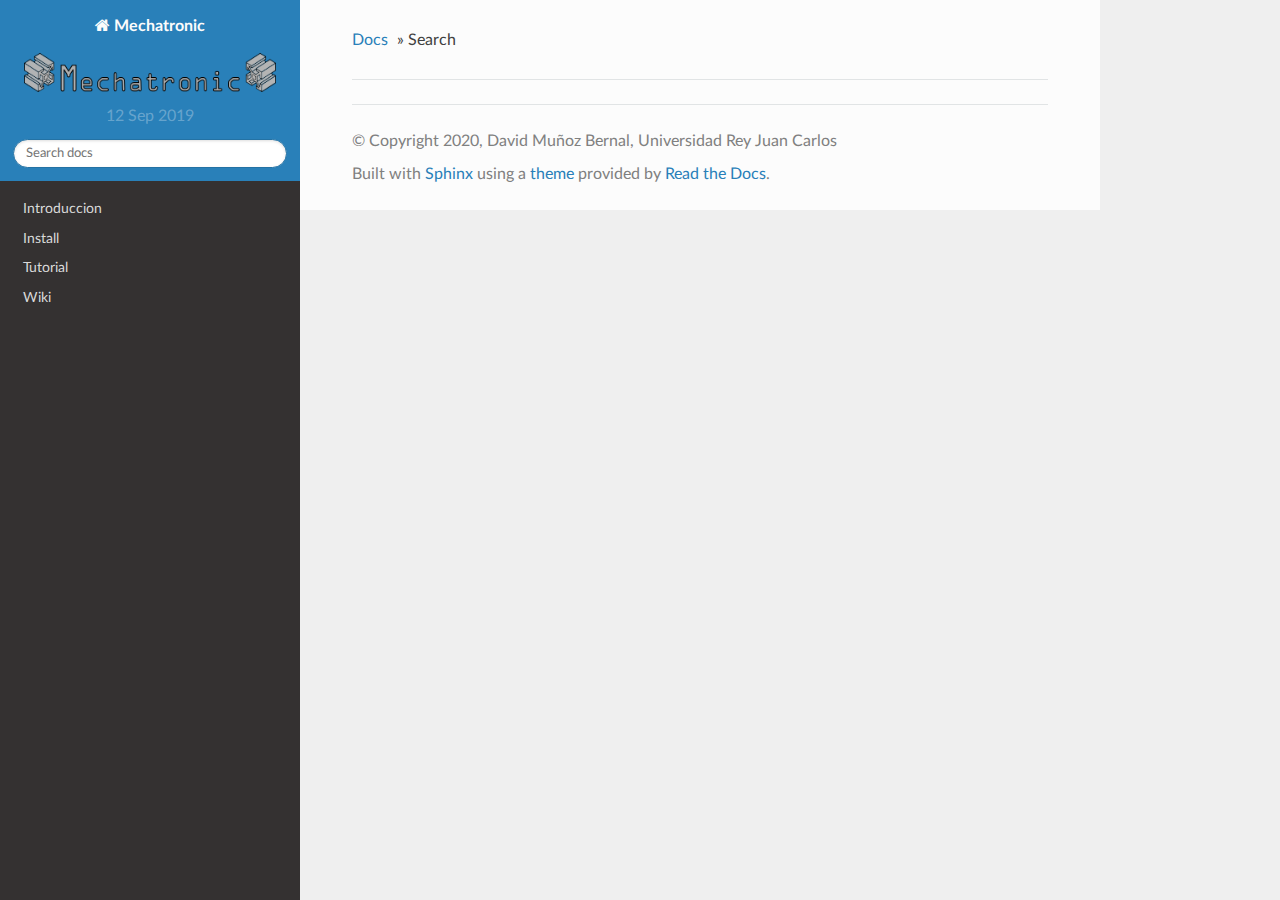
<file: docs/_build/html/search.html>
<!DOCTYPE html>
<!--[if IE 8]><html class="no-js lt-ie9" lang="en" > <![endif]-->
<!--[if gt IE 8]><!--> <html class="no-js" lang="en" > <!--<![endif]-->
<head>
  <meta charset="utf-8">
  
  <meta name="viewport" content="width=device-width, initial-scale=1.0">
  
  <title>Search &mdash; Mechatronic 0.2.1 documentation</title>
  

  
  
    <link rel="shortcut icon" href="_static/favico.ico"/>
  
  
  

  
  <script type="text/javascript" src="_static/js/modernizr.min.js"></script>
  
    
      <script type="text/javascript" id="documentation_options" data-url_root="./" src="_static/documentation_options.js"></script>
        <script type="text/javascript" src="_static/jquery.js"></script>
        <script type="text/javascript" src="_static/underscore.js"></script>
        <script type="text/javascript" src="_static/doctools.js"></script>
        <script type="text/javascript" src="_static/language_data.js"></script>
        <script type="text/javascript" src="_static/contentui.js"></script>
        <script type="text/javascript" src="_static/searchtools.js"></script>
    
    <script type="text/javascript" src="_static/js/theme.js"></script>

    

  
  <link rel="stylesheet" href="_static/css/theme.css" type="text/css" />
  <link rel="stylesheet" href="_static/pygments.css" type="text/css" />
  <link rel="stylesheet" href="_static/contentui.css" type="text/css" />
    <link rel="index" title="Index" href="genindex.html" />
    <link rel="search" title="Search" href="#" /> 
</head>

<body class="wy-body-for-nav">

   
  <div class="wy-grid-for-nav">
    
    <nav data-toggle="wy-nav-shift" class="wy-nav-side">
      <div class="wy-side-scroll">
        <div class="wy-side-nav-search" >
          

          
            <a href="index.html" class="icon icon-home"> Mechatronic
          

          
            
            <img src="_static/Mechatronic.png" class="logo" alt="Logo"/>
          
          </a>

          
            
            
              <div class="version">
                12 Sep 2019
              </div>
            
          

          
<div role="search">
  <form id="rtd-search-form" class="wy-form" action="#" method="get">
    <input type="text" name="q" placeholder="Search docs" />
    <input type="hidden" name="check_keywords" value="yes" />
    <input type="hidden" name="area" value="default" />
  </form>
</div>

          
        </div>

        <div class="wy-menu wy-menu-vertical" data-spy="affix" role="navigation" aria-label="main navigation">
          
            
            
              
            
            
              <ul>
<li class="toctree-l1"><a class="reference internal" href="Introduction.html">Introduccion</a></li>
<li class="toctree-l1"><a class="reference internal" href="Install Mechatronic.html">Install</a></li>
<li class="toctree-l1"><a class="reference internal" href="Tutorial.html">Tutorial</a></li>
<li class="toctree-l1"><a class="reference internal" href="Wiki.html">Wiki</a></li>
</ul>

            
          
        </div>
      </div>
    </nav>

    <section data-toggle="wy-nav-shift" class="wy-nav-content-wrap">

      
      <nav class="wy-nav-top" aria-label="top navigation">
        
          <i data-toggle="wy-nav-top" class="fa fa-bars"></i>
          <a href="index.html">Mechatronic</a>
        
      </nav>


      <div class="wy-nav-content">
        
        <div class="rst-content">
        
          















<div role="navigation" aria-label="breadcrumbs navigation">

  <ul class="wy-breadcrumbs">
    
      <li><a href="index.html">Docs</a> &raquo;</li>
        
      <li>Search</li>
    
    
      <li class="wy-breadcrumbs-aside">
        
            
        
      </li>
    
  </ul>

  
  <hr/>
</div>
          <div role="main" class="document" itemscope="itemscope" itemtype="http://schema.org/Article">
           <div itemprop="articleBody">
            
  <noscript>
  <div id="fallback" class="admonition warning">
    <p class="last">
      Please activate JavaScript to enable the search
      functionality.
    </p>
  </div>
  </noscript>

  
  <div id="search-results">
  
  </div>

           </div>
           
          </div>
          <footer>
  

  <hr/>

  <div role="contentinfo">
    <p>
        &copy; Copyright 2020, David Muñoz Bernal, Universidad Rey Juan Carlos

    </p>
  </div>
  Built with <a href="http://sphinx-doc.org/">Sphinx</a> using a <a href="https://github.com/rtfd/sphinx_rtd_theme">theme</a> provided by <a href="https://readthedocs.org">Read the Docs</a>. 

</footer>

        </div>
      </div>

    </section>

  </div>
  


  <script type="text/javascript">
      jQuery(function () {
          SphinxRtdTheme.Navigation.enable(true);
      });
  </script>

  
  
    
  
  <script type="text/javascript">
    jQuery(function() { Search.loadIndex("searchindex.js"); });
  </script>
  
  <script type="text/javascript" id="searchindexloader"></script>
   


</body>
</html>
</file>
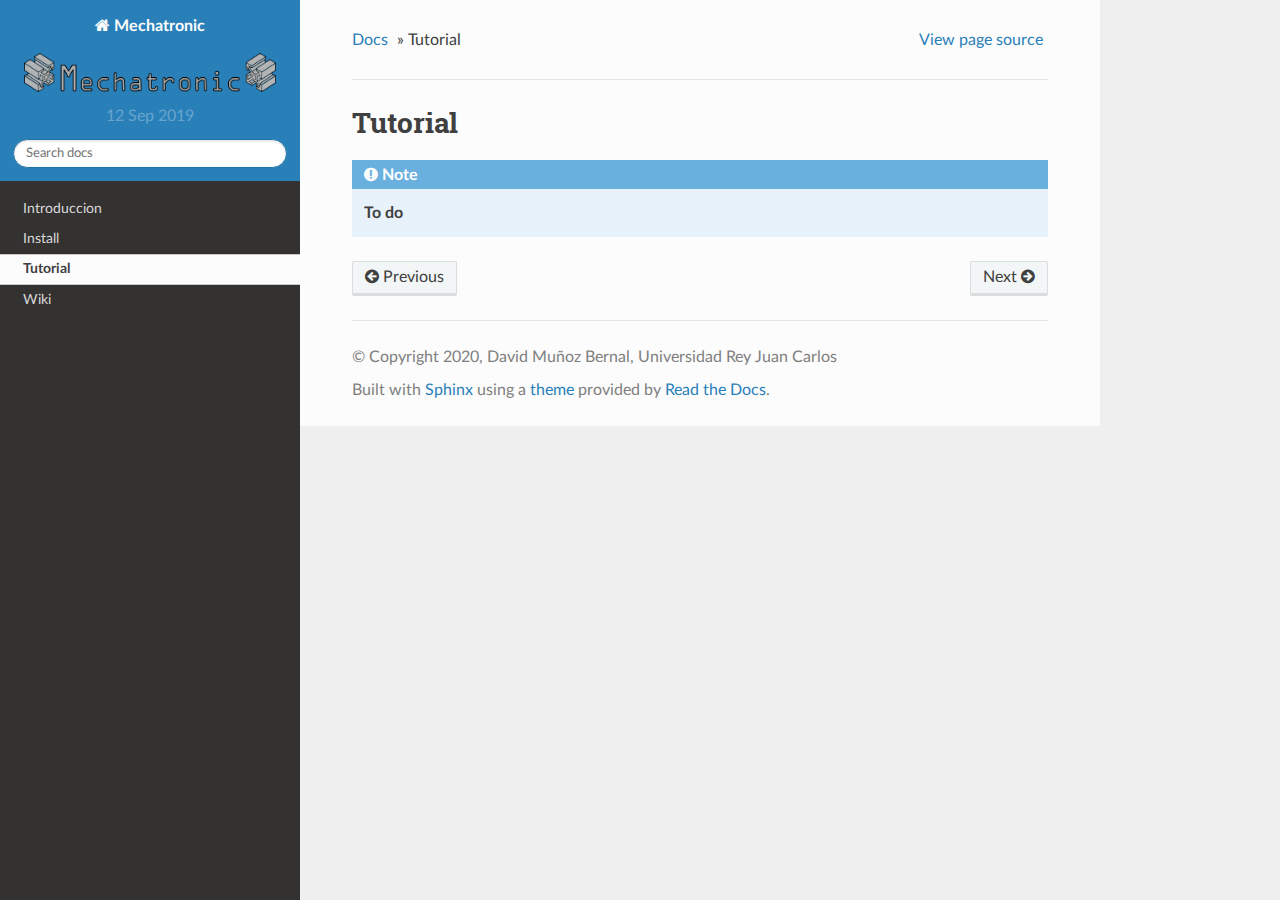
<file: docs/_build/html/Tutorial.html>
<!DOCTYPE html>
<!--[if IE 8]><html class="no-js lt-ie9" lang="en" > <![endif]-->
<!--[if gt IE 8]><!--> <html class="no-js" lang="en" > <!--<![endif]-->
<head>
  <meta charset="utf-8">
  
  <meta name="viewport" content="width=device-width, initial-scale=1.0">
  
  <title>Tutorial &mdash; Mechatronic 0.2.1 documentation</title>
  

  
  
    <link rel="shortcut icon" href="_static/favico.ico"/>
  
  
  

  
  <script type="text/javascript" src="_static/js/modernizr.min.js"></script>
  
    
      <script type="text/javascript" id="documentation_options" data-url_root="./" src="_static/documentation_options.js"></script>
        <script type="text/javascript" src="_static/jquery.js"></script>
        <script type="text/javascript" src="_static/underscore.js"></script>
        <script type="text/javascript" src="_static/doctools.js"></script>
        <script type="text/javascript" src="_static/language_data.js"></script>
        <script type="text/javascript" src="_static/contentui.js"></script>
    
    <script type="text/javascript" src="_static/js/theme.js"></script>

    

  
  <link rel="stylesheet" href="_static/css/theme.css" type="text/css" />
  <link rel="stylesheet" href="_static/pygments.css" type="text/css" />
  <link rel="stylesheet" href="_static/contentui.css" type="text/css" />
    <link rel="index" title="Index" href="genindex.html" />
    <link rel="search" title="Search" href="search.html" />
    <link rel="next" title="Wiki" href="Wiki.html" />
    <link rel="prev" title="Install" href="Install Mechatronic.html" /> 
</head>

<body class="wy-body-for-nav">

   
  <div class="wy-grid-for-nav">
    
    <nav data-toggle="wy-nav-shift" class="wy-nav-side">
      <div class="wy-side-scroll">
        <div class="wy-side-nav-search" >
          

          
            <a href="index.html" class="icon icon-home"> Mechatronic
          

          
            
            <img src="_static/Mechatronic.png" class="logo" alt="Logo"/>
          
          </a>

          
            
            
              <div class="version">
                12 Sep 2019
              </div>
            
          

          
<div role="search">
  <form id="rtd-search-form" class="wy-form" action="search.html" method="get">
    <input type="text" name="q" placeholder="Search docs" />
    <input type="hidden" name="check_keywords" value="yes" />
    <input type="hidden" name="area" value="default" />
  </form>
</div>

          
        </div>

        <div class="wy-menu wy-menu-vertical" data-spy="affix" role="navigation" aria-label="main navigation">
          
            
            
              
            
            
              <ul class="current">
<li class="toctree-l1"><a class="reference internal" href="Introduction.html">Introduccion</a></li>
<li class="toctree-l1"><a class="reference internal" href="Install Mechatronic.html">Install</a></li>
<li class="toctree-l1 current"><a class="current reference internal" href="#">Tutorial</a></li>
<li class="toctree-l1"><a class="reference internal" href="Wiki.html">Wiki</a></li>
</ul>

            
          
        </div>
      </div>
    </nav>

    <section data-toggle="wy-nav-shift" class="wy-nav-content-wrap">

      
      <nav class="wy-nav-top" aria-label="top navigation">
        
          <i data-toggle="wy-nav-top" class="fa fa-bars"></i>
          <a href="index.html">Mechatronic</a>
        
      </nav>


      <div class="wy-nav-content">
        
        <div class="rst-content">
        
          















<div role="navigation" aria-label="breadcrumbs navigation">

  <ul class="wy-breadcrumbs">
    
      <li><a href="index.html">Docs</a> &raquo;</li>
        
      <li>Tutorial</li>
    
    
      <li class="wy-breadcrumbs-aside">
        
            
            <a href="_sources/Tutorial.rst.txt" rel="nofollow"> View page source</a>
          
        
      </li>
    
  </ul>

  
  <hr/>
</div>
          <div role="main" class="document" itemscope="itemscope" itemtype="http://schema.org/Article">
           <div itemprop="articleBody">
            
  <div class="section" id="tutorial">
<h1>Tutorial<a class="headerlink" href="#tutorial" title="Permalink to this headline">¶</a></h1>
<div class="admonition note">
<p class="admonition-title">Note</p>
<p><strong>To do</strong></p>
</div>
</div>


           </div>
           
          </div>
          <footer>
  
    <div class="rst-footer-buttons" role="navigation" aria-label="footer navigation">
      
        <a href="Wiki.html" class="btn btn-neutral float-right" title="Wiki" accesskey="n" rel="next">Next <span class="fa fa-arrow-circle-right"></span></a>
      
      
        <a href="Install Mechatronic.html" class="btn btn-neutral float-left" title="Install" accesskey="p" rel="prev"><span class="fa fa-arrow-circle-left"></span> Previous</a>
      
    </div>
  

  <hr/>

  <div role="contentinfo">
    <p>
        &copy; Copyright 2020, David Muñoz Bernal, Universidad Rey Juan Carlos

    </p>
  </div>
  Built with <a href="http://sphinx-doc.org/">Sphinx</a> using a <a href="https://github.com/rtfd/sphinx_rtd_theme">theme</a> provided by <a href="https://readthedocs.org">Read the Docs</a>. 

</footer>

        </div>
      </div>

    </section>

  </div>
  


  <script type="text/javascript">
      jQuery(function () {
          SphinxRtdTheme.Navigation.enable(true);
      });
  </script>

  
  
    
   

</body>
</html>
</file>
<file: docs/_build/html/_static/css/theme.css>
/* sphinx_rtd_theme version 0.4.3 | MIT license */
/* Built 20190212 16:02 */
*{-webkit-box-sizing:border-box;-moz-box-sizing:border-box;box-sizing:border-box}article,aside,details,figcaption,figure,footer,header,hgroup,nav,section{display:block}audio,canvas,video{display:inline-block;*display:inline;*zoom:1}audio:not([controls]){display:none}[hidden]{display:none}*{-webkit-box-sizing:border-box;-moz-box-sizing:border-box;box-sizing:border-box}html{font-size:100%;-webkit-text-size-adjust:100%;-ms-text-size-adjust:100%}body{margin:0}a:hover,a:active{outline:0}abbr[title]{border-bottom:1px dotted}b,strong{font-weight:bold}blockquote{margin:0}dfn{font-style:italic}ins{background:#ff9;color:#000;text-decoration:none}mark{background:#ff0;color:#000;font-style:italic;font-weight:bold}pre,code,.rst-content tt,.rst-content code,kbd,samp{font-family:monospace,serif;_font-family:"courier new",monospace;font-size:1em}pre{white-space:pre}q{quotes:none}q:before,q:after{content:"";content:none}small{font-size:85%}sub,sup{font-size:75%;line-height:0;position:relative;vertical-align:baseline}sup{top:-0.5em}sub{bottom:-0.25em}ul,ol,dl{margin:0;padding:0;list-style:none;list-style-image:none}li{list-style:none}dd{margin:0}img{border:0;-ms-interpolation-mode:bicubic;vertical-align:middle;max-width:100%}svg:not(:root){overflow:hidden}figure{margin:0}form{margin:0}fieldset{border:0;margin:0;padding:0}label{cursor:pointer}legend{border:0;*margin-left:-7px;padding:0;white-space:normal}button,input,select,textarea{font-size:100%;margin:0;vertical-align:baseline;*vertical-align:middle}button,input{line-height:normal}button,input[type="button"],input[type="reset"],input[type="submit"]{cursor:pointer;-webkit-appearance:button;*overflow:visible}button[disabled],input[disabled]{cursor:default}input[type="checkbox"],input[type="radio"]{box-sizing:border-box;padding:0;*width:13px;*height:13px}input[type="search"]{-webkit-appearance:textfield;-moz-box-sizing:content-box;-webkit-box-sizing:content-box;box-sizing:content-box}input[type="search"]::-webkit-search-decoration,input[type="search"]::-webkit-search-cancel-button{-webkit-appearance:none}button::-moz-focus-inner,input::-moz-focus-inner{border:0;padding:0}textarea{overflow:auto;vertical-align:top;resize:vertical}table{border-collapse:collapse;border-spacing:0}td{vertical-align:top}.chromeframe{margin:.2em 0;background:#ccc;color:#000;padding:.2em 0}.ir{display:block;border:0;text-indent:-999em;overflow:hidden;background-color:transparent;background-repeat:no-repeat;text-align:left;direction:ltr;*line-height:0}.ir br{display:none}.hidden{display:none !important;visibility:hidden}.visuallyhidden{border:0;clip:rect(0 0 0 0);height:1px;margin:-1px;overflow:hidden;padding:0;position:absolute;width:1px}.visuallyhidden.focusable:active,.visuallyhidden.focusable:focus{clip:auto;height:auto;margin:0;overflow:visible;position:static;width:auto}.invisible{visibility:hidden}.relative{position:relative}big,small{font-size:100%}@media print{html,body,section{background:none !important}*{box-shadow:none !important;text-shadow:none !important;filter:none !important;-ms-filter:none !important}a,a:visited{text-decoration:underline}.ir a:after,a[href^="javascript:"]:after,a[href^="#"]:after{content:""}pre,blockquote{page-break-inside:avoid}thead{display:table-header-group}tr,img{page-break-inside:avoid}img{max-width:100% !important}@page{margin:.5cm}p,h2,.rst-content .toctree-wrapper p.caption,h3{orphans:3;widows:3}h2,.rst-content .toctree-wrapper p.caption,h3{page-break-after:avoid}}.fa:before,.wy-menu-vertical li span.toctree-expand:before,.wy-menu-vertical li.on a span.toctree-expand:before,.wy-menu-vertical li.current>a span.toctree-expand:before,.rst-content .admonition-title:before,.rst-content h1 .headerlink:before,.rst-content h2 .headerlink:before,.rst-content h3 .headerlink:before,.rst-content h4 .headerlink:before,.rst-content h5 .headerlink:before,.rst-content h6 .headerlink:before,.rst-content dl dt .headerlink:before,.rst-content p.caption .headerlink:before,.rst-content table>caption .headerlink:before,.rst-content .code-block-caption .headerlink:before,.rst-content tt.download span:first-child:before,.rst-content code.download span:first-child:before,.icon:before,.wy-dropdown .caret:before,.wy-inline-validate.wy-inline-validate-success .wy-input-context:before,.wy-inline-validate.wy-inline-validate-danger .wy-input-context:before,.wy-inline-validate.wy-inline-validate-warning .wy-input-context:before,.wy-inline-validate.wy-inline-validate-info .wy-input-context:before,.wy-alert,.rst-content .note,.rst-content .attention,.rst-content .caution,.rst-content .danger,.rst-content .error,.rst-content .hint,.rst-content .important,.rst-content .tip,.rst-content .warning,.rst-content .seealso,.rst-content .admonition-todo,.rst-content .admonition,.btn,input[type="text"],input[type="password"],input[type="email"],input[type="url"],input[type="date"],input[type="month"],input[type="time"],input[type="datetime"],input[type="datetime-local"],input[type="week"],input[type="number"],input[type="search"],input[type="tel"],input[type="color"],select,textarea,.wy-menu-vertical li.on a,.wy-menu-vertical li.current>a,.wy-side-nav-search>a,.wy-side-nav-search .wy-dropdown>a,.wy-nav-top a{-webkit-font-smoothing:antialiased}.clearfix{*zoom:1}.clearfix:before,.clearfix:after{display:table;content:""}.clearfix:after{clear:both}/*!
 *  Font Awesome 4.7.0 by @davegandy - http://fontawesome.io - @fontawesome
 *  License - http://fontawesome.io/license (Font: SIL OFL 1.1, CSS: MIT License)
 */@font-face{font-family:'FontAwesome';src:url("../fonts/fontawesome-webfont.eot?v=4.7.0");src:url("../fonts/fontawesome-webfont.eot?#iefix&v=4.7.0") format("embedded-opentype"),url("../fonts/fontawesome-webfont.woff2?v=4.7.0") format("woff2"),url("../fonts/fontawesome-webfont.woff?v=4.7.0") format("woff"),url("../fonts/fontawesome-webfont.ttf?v=4.7.0") format("truetype"),url("../fonts/fontawesome-webfont.svg?v=4.7.0#fontawesomeregular") format("svg");font-weight:normal;font-style:normal}.fa,.wy-menu-vertical li span.toctree-expand,.wy-menu-vertical li.on a span.toctree-expand,.wy-menu-vertical li.current>a span.toctree-expand,.rst-content .admonition-title,.rst-content h1 .headerlink,.rst-content h2 .headerlink,.rst-content h3 .headerlink,.rst-content h4 .headerlink,.rst-content h5 .headerlink,.rst-content h6 .headerlink,.rst-content dl dt .headerlink,.rst-content p.caption .headerlink,.rst-content table>caption .headerlink,.rst-content .code-block-caption .headerlink,.rst-content tt.download span:first-child,.rst-content code.download span:first-child,.icon{display:inline-block;font:normal normal normal 14px/1 FontAwesome;font-size:inherit;text-rendering:auto;-webkit-font-smoothing:antialiased;-moz-osx-font-smoothing:grayscale}.fa-lg{font-size:1.3333333333em;line-height:.75em;vertical-align:-15%}.fa-2x{font-size:2em}.fa-3x{font-size:3em}.fa-4x{font-size:4em}.fa-5x{font-size:5em}.fa-fw{width:1.2857142857em;text-align:center}.fa-ul{padding-left:0;margin-left:2.1428571429em;list-style-type:none}.fa-ul>li{position:relative}.fa-li{position:absolute;left:-2.1428571429em;width:2.1428571429em;top:.1428571429em;text-align:center}.fa-li.fa-lg{left:-1.8571428571em}.fa-border{padding:.2em .25em .15em;border:solid 0.08em #eee;border-radius:.1em}.fa-pull-left{float:left}.fa-pull-right{float:right}.fa.fa-pull-left,.wy-menu-vertical li span.fa-pull-left.toctree-expand,.wy-menu-vertical li.on a span.fa-pull-left.toctree-expand,.wy-menu-vertical li.current>a span.fa-pull-left.toctree-expand,.rst-content .fa-pull-left.admonition-title,.rst-content h1 .fa-pull-left.headerlink,.rst-content h2 .fa-pull-left.headerlink,.rst-content h3 .fa-pull-left.headerlink,.rst-content h4 .fa-pull-left.headerlink,.rst-content h5 .fa-pull-left.headerlink,.rst-content h6 .fa-pull-left.headerlink,.rst-content dl dt .fa-pull-left.headerlink,.rst-content p.caption .fa-pull-left.headerlink,.rst-content table>caption .fa-pull-left.headerlink,.rst-content .code-block-caption .fa-pull-left.headerlink,.rst-content tt.download span.fa-pull-left:first-child,.rst-content code.download span.fa-pull-left:first-child,.fa-pull-left.icon{margin-right:.3em}.fa.fa-pull-right,.wy-menu-vertical li span.fa-pull-right.toctree-expand,.wy-menu-vertical li.on a span.fa-pull-right.toctree-expand,.wy-menu-vertical li.current>a span.fa-pull-right.toctree-expand,.rst-content .fa-pull-right.admonition-title,.rst-content h1 .fa-pull-right.headerlink,.rst-content h2 .fa-pull-right.headerlink,.rst-content h3 .fa-pull-right.headerlink,.rst-content h4 .fa-pull-right.headerlink,.rst-content h5 .fa-pull-right.headerlink,.rst-content h6 .fa-pull-right.headerlink,.rst-content dl dt .fa-pull-right.headerlink,.rst-content p.caption .fa-pull-right.headerlink,.rst-content table>caption .fa-pull-right.headerlink,.rst-content .code-block-caption .fa-pull-right.headerlink,.rst-content tt.download span.fa-pull-right:first-child,.rst-content code.download span.fa-pull-right:first-child,.fa-pull-right.icon{margin-left:.3em}.pull-right{float:right}.pull-left{float:left}.fa.pull-left,.wy-menu-vertical li span.pull-left.toctree-expand,.wy-menu-vertical li.on a span.pull-left.toctree-expand,.wy-menu-vertical li.current>a span.pull-left.toctree-expand,.rst-content .pull-left.admonition-title,.rst-content h1 .pull-left.headerlink,.rst-content h2 .pull-left.headerlink,.rst-content h3 .pull-left.headerlink,.rst-content h4 .pull-left.headerlink,.rst-content h5 .pull-left.headerlink,.rst-content h6 .pull-left.headerlink,.rst-content dl dt .pull-left.headerlink,.rst-content p.caption .pull-left.headerlink,.rst-content table>caption .pull-left.headerlink,.rst-content .code-block-caption .pull-left.headerlink,.rst-content tt.download span.pull-left:first-child,.rst-content code.download span.pull-left:first-child,.pull-left.icon{margin-right:.3em}.fa.pull-right,.wy-menu-vertical li span.pull-right.toctree-expand,.wy-menu-vertical li.on a span.pull-right.toctree-expand,.wy-menu-vertical li.current>a span.pull-right.toctree-expand,.rst-content .pull-right.admonition-title,.rst-content h1 .pull-right.headerlink,.rst-content h2 .pull-right.headerlink,.rst-content h3 .pull-right.headerlink,.rst-content h4 .pull-right.headerlink,.rst-content h5 .pull-right.headerlink,.rst-content h6 .pull-right.headerlink,.rst-content dl dt .pull-right.headerlink,.rst-content p.caption .pull-right.headerlink,.rst-content table>caption .pull-right.headerlink,.rst-content .code-block-caption .pull-right.headerlink,.rst-content tt.download span.pull-right:first-child,.rst-content code.download span.pull-right:first-child,.pull-right.icon{margin-left:.3em}.fa-spin{-webkit-animation:fa-spin 2s infinite linear;animation:fa-spin 2s infinite linear}.fa-pulse{-webkit-animation:fa-spin 1s infinite steps(8);animation:fa-spin 1s infinite steps(8)}@-webkit-keyframes fa-spin{0%{-webkit-transform:rotate(0deg);transform:rotate(0deg)}100%{-webkit-transform:rotate(359deg);transform:rotate(359deg)}}@keyframes fa-spin{0%{-webkit-transform:rotate(0deg);transform:rotate(0deg)}100%{-webkit-transform:rotate(359deg);transform:rotate(359deg)}}.fa-rotate-90{-ms-filter:"progid:DXImageTransform.Microsoft.BasicImage(rotation=1)";-webkit-transform:rotate(90deg);-ms-transform:rotate(90deg);transform:rotate(90deg)}.fa-rotate-180{-ms-filter:"progid:DXImageTransform.Microsoft.BasicImage(rotation=2)";-webkit-transform:rotate(180deg);-ms-transform:rotate(180deg);transform:rotate(180deg)}.fa-rotate-270{-ms-filter:"progid:DXImageTransform.Microsoft.BasicImage(rotation=3)";-webkit-transform:rotate(270deg);-ms-transform:rotate(270deg);transform:rotate(270deg)}.fa-flip-horizontal{-ms-filter:"progid:DXImageTransform.Microsoft.BasicImage(rotation=0, mirror=1)";-webkit-transform:scale(-1, 1);-ms-transform:scale(-1, 1);transform:scale(-1, 1)}.fa-flip-vertical{-ms-filter:"progid:DXImageTransform.Microsoft.BasicImage(rotation=2, mirror=1)";-webkit-transform:scale(1, -1);-ms-transform:scale(1, -1);transform:scale(1, -1)}:root .fa-rotate-90,:root .fa-rotate-180,:root .fa-rotate-270,:root .fa-flip-horizontal,:root .fa-flip-vertical{filter:none}.fa-stack{position:relative;display:inline-block;width:2em;height:2em;line-height:2em;vertical-align:middle}.fa-stack-1x,.fa-stack-2x{position:absolute;left:0;width:100%;text-align:center}.fa-stack-1x{line-height:inherit}.fa-stack-2x{font-size:2em}.fa-inverse{color:#fff}.fa-glass:before{content:""}.fa-music:before{content:""}.fa-search:before,.icon-search:before{content:""}.fa-envelope-o:before{content:""}.fa-heart:before{content:""}.fa-star:before{content:""}.fa-star-o:before{content:""}.fa-user:before{content:""}.fa-film:before{content:""}.fa-th-large:before{content:""}.fa-th:before{content:""}.fa-th-list:before{content:""}.fa-check:before{content:""}.fa-remove:before,.fa-close:before,.fa-times:before{content:""}.fa-search-plus:before{content:""}.fa-search-minus:before{content:""}.fa-power-off:before{content:""}.fa-signal:before{content:""}.fa-gear:before,.fa-cog:before{content:""}.fa-trash-o:before{content:""}.fa-home:before,.icon-home:before{content:""}.fa-file-o:before{content:""}.fa-clock-o:before{content:""}.fa-road:before{content:""}.fa-download:before,.rst-content tt.download span:first-child:before,.rst-content code.download span:first-child:before{content:""}.fa-arrow-circle-o-down:before{content:""}.fa-arrow-circle-o-up:before{content:""}.fa-inbox:before{content:""}.fa-play-circle-o:before{content:""}.fa-rotate-right:before,.fa-repeat:before{content:""}.fa-refresh:before{content:""}.fa-list-alt:before{content:""}.fa-lock:before{content:""}.fa-flag:before{content:""}.fa-headphones:before{content:""}.fa-volume-off:before{content:""}.fa-volume-down:before{content:""}.fa-volume-up:before{content:""}.fa-qrcode:before{content:""}.fa-barcode:before{content:""}.fa-tag:before{content:""}.fa-tags:before{content:""}.fa-book:before,.icon-book:before{content:""}.fa-bookmark:before{content:""}.fa-print:before{content:""}.fa-camera:before{content:""}.fa-font:before{content:""}.fa-bold:before{content:""}.fa-italic:before{content:""}.fa-text-height:before{content:""}.fa-text-width:before{content:""}.fa-align-left:before{content:""}.fa-align-center:before{content:""}.fa-align-right:before{content:""}.fa-align-justify:before{content:""}.fa-list:before{content:""}.fa-dedent:before,.fa-outdent:before{content:""}.fa-indent:before{content:""}.fa-video-camera:before{content:""}.fa-photo:before,.fa-image:before,.fa-picture-o:before{content:""}.fa-pencil:before{content:""}.fa-map-marker:before{content:""}.fa-adjust:before{content:""}.fa-tint:before{content:""}.fa-edit:before,.fa-pencil-square-o:before{content:""}.fa-share-square-o:before{content:""}.fa-check-square-o:before{content:""}.fa-arrows:before{content:""}.fa-step-backward:before{content:""}.fa-fast-backward:before{content:""}.fa-backward:before{content:""}.fa-play:before{content:""}.fa-pause:before{content:""}.fa-stop:before{content:""}.fa-forward:before{content:""}.fa-fast-forward:before{content:""}.fa-step-forward:before{content:""}.fa-eject:before{content:""}.fa-chevron-left:before{content:""}.fa-chevron-right:before{content:""}.fa-plus-circle:before{content:""}.fa-minus-circle:before{content:""}.fa-times-circle:before,.wy-inline-validate.wy-inline-validate-danger .wy-input-context:before{content:""}.fa-check-circle:before,.wy-inline-validate.wy-inline-validate-success .wy-input-context:before{content:""}.fa-question-circle:before{content:""}.fa-info-circle:before{content:""}.fa-crosshairs:before{content:""}.fa-times-circle-o:before{content:""}.fa-check-circle-o:before{content:""}.fa-ban:before{content:""}.fa-arrow-left:before{content:""}.fa-arrow-right:before{content:""}.fa-arrow-up:before{content:""}.fa-arrow-down:before{content:""}.fa-mail-forward:before,.fa-share:before{content:""}.fa-expand:before{content:""}.fa-compress:before{content:""}.fa-plus:before{content:""}.fa-minus:before{content:""}.fa-asterisk:before{content:""}.fa-exclamation-circle:before,.wy-inline-validate.wy-inline-validate-warning .wy-input-context:before,.wy-inline-validate.wy-inline-validate-info .wy-input-context:before,.rst-content .admonition-title:before{content:""}.fa-gift:before{content:""}.fa-leaf:before{content:""}.fa-fire:before,.icon-fire:before{content:""}.fa-eye:before{content:""}.fa-eye-slash:before{content:""}.fa-warning:before,.fa-exclamation-triangle:before{content:""}.fa-plane:before{content:""}.fa-calendar:before{content:""}.fa-random:before{content:""}.fa-comment:before{content:""}.fa-magnet:before{content:""}.fa-chevron-up:before{content:""}.fa-chevron-down:before{content:""}.fa-retweet:before{content:""}.fa-shopping-cart:before{content:""}.fa-folder:before{content:""}.fa-folder-open:before{content:""}.fa-arrows-v:before{content:""}.fa-arrows-h:before{content:""}.fa-bar-chart-o:before,.fa-bar-chart:before{content:""}.fa-twitter-square:before{content:""}.fa-facebook-square:before{content:""}.fa-camera-retro:before{content:""}.fa-key:before{content:""}.fa-gears:before,.fa-cogs:before{content:""}.fa-comments:before{content:""}.fa-thumbs-o-up:before{content:""}.fa-thumbs-o-down:before{content:""}.fa-star-half:before{content:""}.fa-heart-o:before{content:""}.fa-sign-out:before{content:""}.fa-linkedin-square:before{content:""}.fa-thumb-tack:before{content:""}.fa-external-link:before{content:""}.fa-sign-in:before{content:""}.fa-trophy:before{content:""}.fa-github-square:before{content:""}.fa-upload:before{content:""}.fa-lemon-o:before{content:""}.fa-phone:before{content:""}.fa-square-o:before{content:""}.fa-bookmark-o:before{content:""}.fa-phone-square:before{content:""}.fa-twitter:before{content:""}.fa-facebook-f:before,.fa-facebook:before{content:""}.fa-github:before,.icon-github:before{content:""}.fa-unlock:before{content:""}.fa-credit-card:before{content:""}.fa-feed:before,.fa-rss:before{content:""}.fa-hdd-o:before{content:""}.fa-bullhorn:before{content:""}.fa-bell:before{content:""}.fa-certificate:before{content:""}.fa-hand-o-right:before{content:""}.fa-hand-o-left:before{content:""}.fa-hand-o-up:before{content:""}.fa-hand-o-down:before{content:""}.fa-arrow-circle-left:before,.icon-circle-arrow-left:before{content:""}.fa-arrow-circle-right:before,.icon-circle-arrow-right:before{content:""}.fa-arrow-circle-up:before{content:""}.fa-arrow-circle-down:before{content:""}.fa-globe:before{content:""}.fa-wrench:before{content:""}.fa-tasks:before{content:""}.fa-filter:before{content:""}.fa-briefcase:before{content:""}.fa-arrows-alt:before{content:""}.fa-group:before,.fa-users:before{content:""}.fa-chain:before,.fa-link:before,.icon-link:before{content:""}.fa-cloud:before{content:""}.fa-flask:before{content:""}.fa-cut:before,.fa-scissors:before{content:""}.fa-copy:before,.fa-files-o:before{content:""}.fa-paperclip:before{content:""}.fa-save:before,.fa-floppy-o:before{content:""}.fa-square:before{content:""}.fa-navicon:before,.fa-reorder:before,.fa-bars:before{content:""}.fa-list-ul:before{content:""}.fa-list-ol:before{content:""}.fa-strikethrough:before{content:""}.fa-underline:before{content:""}.fa-table:before{content:""}.fa-magic:before{content:""}.fa-truck:before{content:""}.fa-pinterest:before{content:""}.fa-pinterest-square:before{content:""}.fa-google-plus-square:before{content:""}.fa-google-plus:before{content:""}.fa-money:before{content:""}.fa-caret-down:before,.wy-dropdown .caret:before,.icon-caret-down:before{content:""}.fa-caret-up:before{content:""}.fa-caret-left:before{content:""}.fa-caret-right:before{content:""}.fa-columns:before{content:""}.fa-unsorted:before,.fa-sort:before{content:""}.fa-sort-down:before,.fa-sort-desc:before{content:""}.fa-sort-up:before,.fa-sort-asc:before{content:""}.fa-envelope:before{content:""}.fa-linkedin:before{content:""}.fa-rotate-left:before,.fa-undo:before{content:""}.fa-legal:before,.fa-gavel:before{content:""}.fa-dashboard:before,.fa-tachometer:before{content:""}.fa-comment-o:before{content:""}.fa-comments-o:before{content:""}.fa-flash:before,.fa-bolt:before{content:""}.fa-sitemap:before{content:""}.fa-umbrella:before{content:""}.fa-paste:before,.fa-clipboard:before{content:""}.fa-lightbulb-o:before{content:""}.fa-exchange:before{content:""}.fa-cloud-download:before{content:""}.fa-cloud-upload:before{content:""}.fa-user-md:before{content:""}.fa-stethoscope:before{content:""}.fa-suitcase:before{content:""}.fa-bell-o:before{content:""}.fa-coffee:before{content:""}.fa-cutlery:before{content:""}.fa-file-text-o:before{content:""}.fa-building-o:before{content:""}.fa-hospital-o:before{content:""}.fa-ambulance:before{content:""}.fa-medkit:before{content:""}.fa-fighter-jet:before{content:""}.fa-beer:before{content:""}.fa-h-square:before{content:""}.fa-plus-square:before{content:""}.fa-angle-double-left:before{content:""}.fa-angle-double-right:before{content:""}.fa-angle-double-up:before{content:""}.fa-angle-double-down:before{content:""}.fa-angle-left:before{content:""}.fa-angle-right:before{content:""}.fa-angle-up:before{content:""}.fa-angle-down:before{content:""}.fa-desktop:before{content:""}.fa-laptop:before{content:""}.fa-tablet:before{content:""}.fa-mobile-phone:before,.fa-mobile:before{content:""}.fa-circle-o:before{content:""}.fa-quote-left:before{content:""}.fa-quote-right:before{content:""}.fa-spinner:before{content:""}.fa-circle:before{content:""}.fa-mail-reply:before,.fa-reply:before{content:""}.fa-github-alt:before{content:""}.fa-folder-o:before{content:""}.fa-folder-open-o:before{content:""}.fa-smile-o:before{content:""}.fa-frown-o:before{content:""}.fa-meh-o:before{content:""}.fa-gamepad:before{content:""}.fa-keyboard-o:before{content:""}.fa-flag-o:before{content:""}.fa-flag-checkered:before{content:""}.fa-terminal:before{content:""}.fa-code:before{content:""}.fa-mail-reply-all:before,.fa-reply-all:before{content:""}.fa-star-half-empty:before,.fa-star-half-full:before,.fa-star-half-o:before{content:""}.fa-location-arrow:before{content:""}.fa-crop:before{content:""}.fa-code-fork:before{content:""}.fa-unlink:before,.fa-chain-broken:before{content:""}.fa-question:before{content:""}.fa-info:before{content:""}.fa-exclamation:before{content:""}.fa-superscript:before{content:""}.fa-subscript:before{content:""}.fa-eraser:before{content:""}.fa-puzzle-piece:before{content:""}.fa-microphone:before{content:""}.fa-microphone-slash:before{content:""}.fa-shield:before{content:""}.fa-calendar-o:before{content:""}.fa-fire-extinguisher:before{content:""}.fa-rocket:before{content:""}.fa-maxcdn:before{content:""}.fa-chevron-circle-left:before{content:""}.fa-chevron-circle-right:before{content:""}.fa-chevron-circle-up:before{content:""}.fa-chevron-circle-down:before{content:""}.fa-html5:before{content:""}.fa-css3:before{content:""}.fa-anchor:before{content:""}.fa-unlock-alt:before{content:""}.fa-bullseye:before{content:""}.fa-ellipsis-h:before{content:""}.fa-ellipsis-v:before{content:""}.fa-rss-square:before{content:""}.fa-play-circle:before{content:""}.fa-ticket:before{content:""}.fa-minus-square:before{content:""}.fa-minus-square-o:before,.wy-menu-vertical li.on a span.toctree-expand:before,.wy-menu-vertical li.current>a span.toctree-expand:before{content:""}.fa-level-up:before{content:""}.fa-level-down:before{content:""}.fa-check-square:before{content:""}.fa-pencil-square:before{content:""}.fa-external-link-square:before{content:""}.fa-share-square:before{content:""}.fa-compass:before{content:""}.fa-toggle-down:before,.fa-caret-square-o-down:before{content:""}.fa-toggle-up:before,.fa-caret-square-o-up:before{content:""}.fa-toggle-right:before,.fa-caret-square-o-right:before{content:""}.fa-euro:before,.fa-eur:before{content:""}.fa-gbp:before{content:""}.fa-dollar:before,.fa-usd:before{content:""}.fa-rupee:before,.fa-inr:before{content:""}.fa-cny:before,.fa-rmb:before,.fa-yen:before,.fa-jpy:before{content:""}.fa-ruble:before,.fa-rouble:before,.fa-rub:before{content:""}.fa-won:before,.fa-krw:before{content:""}.fa-bitcoin:before,.fa-btc:before{content:""}.fa-file:before{content:""}.fa-file-text:before{content:""}.fa-sort-alpha-asc:before{content:""}.fa-sort-alpha-desc:before{content:""}.fa-sort-amount-asc:before{content:""}.fa-sort-amount-desc:before{content:""}.fa-sort-numeric-asc:before{content:""}.fa-sort-numeric-desc:before{content:""}.fa-thumbs-up:before{content:""}.fa-thumbs-down:before{content:""}.fa-youtube-square:before{content:""}.fa-youtube:before{content:""}.fa-xing:before{content:""}.fa-xing-square:before{content:""}.fa-youtube-play:before{content:""}.fa-dropbox:before{content:""}.fa-stack-overflow:before{content:""}.fa-instagram:before{content:""}.fa-flickr:before{content:""}.fa-adn:before{content:""}.fa-bitbucket:before,.icon-bitbucket:before{content:""}.fa-bitbucket-square:before{content:""}.fa-tumblr:before{content:""}.fa-tumblr-square:before{content:""}.fa-long-arrow-down:before{content:""}.fa-long-arrow-up:before{content:""}.fa-long-arrow-left:before{content:""}.fa-long-arrow-right:before{content:""}.fa-apple:before{content:""}.fa-windows:before{content:""}.fa-android:before{content:""}.fa-linux:before{content:""}.fa-dribbble:before{content:""}.fa-skype:before{content:""}.fa-foursquare:before{content:""}.fa-trello:before{content:""}.fa-female:before{content:""}.fa-male:before{content:""}.fa-gittip:before,.fa-gratipay:before{content:""}.fa-sun-o:before{content:""}.fa-moon-o:before{content:""}.fa-archive:before{content:""}.fa-bug:before{content:""}.fa-vk:before{content:""}.fa-weibo:before{content:""}.fa-renren:before{content:""}.fa-pagelines:before{content:""}.fa-stack-exchange:before{content:""}.fa-arrow-circle-o-right:before{content:""}.fa-arrow-circle-o-left:before{content:""}.fa-toggle-left:before,.fa-caret-square-o-left:before{content:""}.fa-dot-circle-o:before{content:""}.fa-wheelchair:before{content:""}.fa-vimeo-square:before{content:""}.fa-turkish-lira:before,.fa-try:before{content:""}.fa-plus-square-o:before,.wy-menu-vertical li span.toctree-expand:before{content:""}.fa-space-shuttle:before{content:""}.fa-slack:before{content:""}.fa-envelope-square:before{content:""}.fa-wordpress:before{content:""}.fa-openid:before{content:""}.fa-institution:before,.fa-bank:before,.fa-university:before{content:""}.fa-mortar-board:before,.fa-graduation-cap:before{content:""}.fa-yahoo:before{content:""}.fa-google:before{content:""}.fa-reddit:before{content:""}.fa-reddit-square:before{content:""}.fa-stumbleupon-circle:before{content:""}.fa-stumbleupon:before{content:""}.fa-delicious:before{content:""}.fa-digg:before{content:""}.fa-pied-piper-pp:before{content:""}.fa-pied-piper-alt:before{content:""}.fa-drupal:before{content:""}.fa-joomla:before{content:""}.fa-language:before{content:""}.fa-fax:before{content:""}.fa-building:before{content:""}.fa-child:before{content:""}.fa-paw:before{content:""}.fa-spoon:before{content:""}.fa-cube:before{content:""}.fa-cubes:before{content:""}.fa-behance:before{content:""}.fa-behance-square:before{content:""}.fa-steam:before{content:""}.fa-steam-square:before{content:""}.fa-recycle:before{content:""}.fa-automobile:before,.fa-car:before{content:""}.fa-cab:before,.fa-taxi:before{content:""}.fa-tree:before{content:""}.fa-spotify:before{content:""}.fa-deviantart:before{content:""}.fa-soundcloud:before{content:""}.fa-database:before{content:""}.fa-file-pdf-o:before{content:""}.fa-file-word-o:before{content:""}.fa-file-excel-o:before{content:""}.fa-file-powerpoint-o:before{content:""}.fa-file-photo-o:before,.fa-file-picture-o:before,.fa-file-image-o:before{content:""}.fa-file-zip-o:before,.fa-file-archive-o:before{content:""}.fa-file-sound-o:before,.fa-file-audio-o:before{content:""}.fa-file-movie-o:before,.fa-file-video-o:before{content:""}.fa-file-code-o:before{content:""}.fa-vine:before{content:""}.fa-codepen:before{content:""}.fa-jsfiddle:before{content:""}.fa-life-bouy:before,.fa-life-buoy:before,.fa-life-saver:before,.fa-support:before,.fa-life-ring:before{content:""}.fa-circle-o-notch:before{content:""}.fa-ra:before,.fa-resistance:before,.fa-rebel:before{content:""}.fa-ge:before,.fa-empire:before{content:""}.fa-git-square:before{content:""}.fa-git:before{content:""}.fa-y-combinator-square:before,.fa-yc-square:before,.fa-hacker-news:before{content:""}.fa-tencent-weibo:before{content:""}.fa-qq:before{content:""}.fa-wechat:before,.fa-weixin:before{content:""}.fa-send:before,.fa-paper-plane:before{content:""}.fa-send-o:before,.fa-paper-plane-o:before{content:""}.fa-history:before{content:""}.fa-circle-thin:before{content:""}.fa-header:before{content:""}.fa-paragraph:before{content:""}.fa-sliders:before{content:""}.fa-share-alt:before{content:""}.fa-share-alt-square:before{content:""}.fa-bomb:before{content:""}.fa-soccer-ball-o:before,.fa-futbol-o:before{content:""}.fa-tty:before{content:""}.fa-binoculars:before{content:""}.fa-plug:before{content:""}.fa-slideshare:before{content:""}.fa-twitch:before{content:""}.fa-yelp:before{content:""}.fa-newspaper-o:before{content:""}.fa-wifi:before{content:""}.fa-calculator:before{content:""}.fa-paypal:before{content:""}.fa-google-wallet:before{content:""}.fa-cc-visa:before{content:""}.fa-cc-mastercard:before{content:""}.fa-cc-discover:before{content:""}.fa-cc-amex:before{content:""}.fa-cc-paypal:before{content:""}.fa-cc-stripe:before{content:""}.fa-bell-slash:before{content:""}.fa-bell-slash-o:before{content:""}.fa-trash:before{content:""}.fa-copyright:before{content:""}.fa-at:before{content:""}.fa-eyedropper:before{content:""}.fa-paint-brush:before{content:""}.fa-birthday-cake:before{content:""}.fa-area-chart:before{content:""}.fa-pie-chart:before{content:""}.fa-line-chart:before{content:""}.fa-lastfm:before{content:""}.fa-lastfm-square:before{content:""}.fa-toggle-off:before{content:""}.fa-toggle-on:before{content:""}.fa-bicycle:before{content:""}.fa-bus:before{content:""}.fa-ioxhost:before{content:""}.fa-angellist:before{content:""}.fa-cc:before{content:""}.fa-shekel:before,.fa-sheqel:before,.fa-ils:before{content:""}.fa-meanpath:before{content:""}.fa-buysellads:before{content:""}.fa-connectdevelop:before{content:""}.fa-dashcube:before{content:""}.fa-forumbee:before{content:""}.fa-leanpub:before{content:""}.fa-sellsy:before{content:""}.fa-shirtsinbulk:before{content:""}.fa-simplybuilt:before{content:""}.fa-skyatlas:before{content:""}.fa-cart-plus:before{content:""}.fa-cart-arrow-down:before{content:""}.fa-diamond:before{content:""}.fa-ship:before{content:""}.fa-user-secret:before{content:""}.fa-motorcycle:before{content:""}.fa-street-view:before{content:""}.fa-heartbeat:before{content:""}.fa-venus:before{content:""}.fa-mars:before{content:""}.fa-mercury:before{content:""}.fa-intersex:before,.fa-transgender:before{content:""}.fa-transgender-alt:before{content:""}.fa-venus-double:before{content:""}.fa-mars-double:before{content:""}.fa-venus-mars:before{content:""}.fa-mars-stroke:before{content:""}.fa-mars-stroke-v:before{content:""}.fa-mars-stroke-h:before{content:""}.fa-neuter:before{content:""}.fa-genderless:before{content:""}.fa-facebook-official:before{content:""}.fa-pinterest-p:before{content:""}.fa-whatsapp:before{content:""}.fa-server:before{content:""}.fa-user-plus:before{content:""}.fa-user-times:before{content:""}.fa-hotel:before,.fa-bed:before{content:""}.fa-viacoin:before{content:""}.fa-train:before{content:""}.fa-subway:before{content:""}.fa-medium:before{content:""}.fa-yc:before,.fa-y-combinator:before{content:""}.fa-optin-monster:before{content:""}.fa-opencart:before{content:""}.fa-expeditedssl:before{content:""}.fa-battery-4:before,.fa-battery:before,.fa-battery-full:before{content:""}.fa-battery-3:before,.fa-battery-three-quarters:before{content:""}.fa-battery-2:before,.fa-battery-half:before{content:""}.fa-battery-1:before,.fa-battery-quarter:before{content:""}.fa-battery-0:before,.fa-battery-empty:before{content:""}.fa-mouse-pointer:before{content:""}.fa-i-cursor:before{content:""}.fa-object-group:before{content:""}.fa-object-ungroup:before{content:""}.fa-sticky-note:before{content:""}.fa-sticky-note-o:before{content:""}.fa-cc-jcb:before{content:""}.fa-cc-diners-club:before{content:""}.fa-clone:before{content:""}.fa-balance-scale:before{content:""}.fa-hourglass-o:before{content:""}.fa-hourglass-1:before,.fa-hourglass-start:before{content:""}.fa-hourglass-2:before,.fa-hourglass-half:before{content:""}.fa-hourglass-3:before,.fa-hourglass-end:before{content:""}.fa-hourglass:before{content:""}.fa-hand-grab-o:before,.fa-hand-rock-o:before{content:""}.fa-hand-stop-o:before,.fa-hand-paper-o:before{content:""}.fa-hand-scissors-o:before{content:""}.fa-hand-lizard-o:before{content:""}.fa-hand-spock-o:before{content:""}.fa-hand-pointer-o:before{content:""}.fa-hand-peace-o:before{content:""}.fa-trademark:before{content:""}.fa-registered:before{content:""}.fa-creative-commons:before{content:""}.fa-gg:before{content:""}.fa-gg-circle:before{content:""}.fa-tripadvisor:before{content:""}.fa-odnoklassniki:before{content:""}.fa-odnoklassniki-square:before{content:""}.fa-get-pocket:before{content:""}.fa-wikipedia-w:before{content:""}.fa-safari:before{content:""}.fa-chrome:before{content:""}.fa-firefox:before{content:""}.fa-opera:before{content:""}.fa-internet-explorer:before{content:""}.fa-tv:before,.fa-television:before{content:""}.fa-contao:before{content:""}.fa-500px:before{content:""}.fa-amazon:before{content:""}.fa-calendar-plus-o:before{content:""}.fa-calendar-minus-o:before{content:""}.fa-calendar-times-o:before{content:""}.fa-calendar-check-o:before{content:""}.fa-industry:before{content:""}.fa-map-pin:before{content:""}.fa-map-signs:before{content:""}.fa-map-o:before{content:""}.fa-map:before{content:""}.fa-commenting:before{content:""}.fa-commenting-o:before{content:""}.fa-houzz:before{content:""}.fa-vimeo:before{content:""}.fa-black-tie:before{content:""}.fa-fonticons:before{content:""}.fa-reddit-alien:before{content:""}.fa-edge:before{content:""}.fa-credit-card-alt:before{content:""}.fa-codiepie:before{content:""}.fa-modx:before{content:""}.fa-fort-awesome:before{content:""}.fa-usb:before{content:""}.fa-product-hunt:before{content:""}.fa-mixcloud:before{content:""}.fa-scribd:before{content:""}.fa-pause-circle:before{content:""}.fa-pause-circle-o:before{content:""}.fa-stop-circle:before{content:""}.fa-stop-circle-o:before{content:""}.fa-shopping-bag:before{content:""}.fa-shopping-basket:before{content:""}.fa-hashtag:before{content:""}.fa-bluetooth:before{content:""}.fa-bluetooth-b:before{content:""}.fa-percent:before{content:""}.fa-gitlab:before,.icon-gitlab:before{content:""}.fa-wpbeginner:before{content:""}.fa-wpforms:before{content:""}.fa-envira:before{content:""}.fa-universal-access:before{content:""}.fa-wheelchair-alt:before{content:""}.fa-question-circle-o:before{content:""}.fa-blind:before{content:""}.fa-audio-description:before{content:""}.fa-volume-control-phone:before{content:""}.fa-braille:before{content:""}.fa-assistive-listening-systems:before{content:""}.fa-asl-interpreting:before,.fa-american-sign-language-interpreting:before{content:""}.fa-deafness:before,.fa-hard-of-hearing:before,.fa-deaf:before{content:""}.fa-glide:before{content:""}.fa-glide-g:before{content:""}.fa-signing:before,.fa-sign-language:before{content:""}.fa-low-vision:before{content:""}.fa-viadeo:before{content:""}.fa-viadeo-square:before{content:""}.fa-snapchat:before{content:""}.fa-snapchat-ghost:before{content:""}.fa-snapchat-square:before{content:""}.fa-pied-piper:before{content:""}.fa-first-order:before{content:""}.fa-yoast:before{content:""}.fa-themeisle:before{content:""}.fa-google-plus-circle:before,.fa-google-plus-official:before{content:""}.fa-fa:before,.fa-font-awesome:before{content:""}.fa-handshake-o:before{content:""}.fa-envelope-open:before{content:""}.fa-envelope-open-o:before{content:""}.fa-linode:before{content:""}.fa-address-book:before{content:""}.fa-address-book-o:before{content:""}.fa-vcard:before,.fa-address-card:before{content:""}.fa-vcard-o:before,.fa-address-card-o:before{content:""}.fa-user-circle:before{content:""}.fa-user-circle-o:before{content:""}.fa-user-o:before{content:""}.fa-id-badge:before{content:""}.fa-drivers-license:before,.fa-id-card:before{content:""}.fa-drivers-license-o:before,.fa-id-card-o:before{content:""}.fa-quora:before{content:""}.fa-free-code-camp:before{content:""}.fa-telegram:before{content:""}.fa-thermometer-4:before,.fa-thermometer:before,.fa-thermometer-full:before{content:""}.fa-thermometer-3:before,.fa-thermometer-three-quarters:before{content:""}.fa-thermometer-2:before,.fa-thermometer-half:before{content:""}.fa-thermometer-1:before,.fa-thermometer-quarter:before{content:""}.fa-thermometer-0:before,.fa-thermometer-empty:before{content:""}.fa-shower:before{content:""}.fa-bathtub:before,.fa-s15:before,.fa-bath:before{content:""}.fa-podcast:before{content:""}.fa-window-maximize:before{content:""}.fa-window-minimize:before{content:""}.fa-window-restore:before{content:""}.fa-times-rectangle:before,.fa-window-close:before{content:""}.fa-times-rectangle-o:before,.fa-window-close-o:before{content:""}.fa-bandcamp:before{content:""}.fa-grav:before{content:""}.fa-etsy:before{content:""}.fa-imdb:before{content:""}.fa-ravelry:before{content:""}.fa-eercast:before{content:""}.fa-microchip:before{content:""}.fa-snowflake-o:before{content:""}.fa-superpowers:before{content:""}.fa-wpexplorer:before{content:""}.fa-meetup:before{content:""}.sr-only{position:absolute;width:1px;height:1px;padding:0;margin:-1px;overflow:hidden;clip:rect(0, 0, 0, 0);border:0}.sr-only-focusable:active,.sr-only-focusable:focus{position:static;width:auto;height:auto;margin:0;overflow:visible;clip:auto}.fa,.wy-menu-vertical li span.toctree-expand,.wy-menu-vertical li.on a span.toctree-expand,.wy-menu-vertical li.current>a span.toctree-expand,.rst-content .admonition-title,.rst-content h1 .headerlink,.rst-content h2 .headerlink,.rst-content h3 .headerlink,.rst-content h4 .headerlink,.rst-content h5 .headerlink,.rst-content h6 .headerlink,.rst-content dl dt .headerlink,.rst-content p.caption .headerlink,.rst-content table>caption .headerlink,.rst-content .code-block-caption .headerlink,.rst-content tt.download span:first-child,.rst-content code.download span:first-child,.icon,.wy-dropdown .caret,.wy-inline-validate.wy-inline-validate-success .wy-input-context,.wy-inline-validate.wy-inline-validate-danger .wy-input-context,.wy-inline-validate.wy-inline-validate-warning .wy-input-context,.wy-inline-validate.wy-inline-validate-info .wy-input-context{font-family:inherit}.fa:before,.wy-menu-vertical li span.toctree-expand:before,.wy-menu-vertical li.on a span.toctree-expand:before,.wy-menu-vertical li.current>a span.toctree-expand:before,.rst-content .admonition-title:before,.rst-content h1 .headerlink:before,.rst-content h2 .headerlink:before,.rst-content h3 .headerlink:before,.rst-content h4 .headerlink:before,.rst-content h5 .headerlink:before,.rst-content h6 .headerlink:before,.rst-content dl dt .headerlink:before,.rst-content p.caption .headerlink:before,.rst-content table>caption .headerlink:before,.rst-content .code-block-caption .headerlink:before,.rst-content tt.download span:first-child:before,.rst-content code.download span:first-child:before,.icon:before,.wy-dropdown .caret:before,.wy-inline-validate.wy-inline-validate-success .wy-input-context:before,.wy-inline-validate.wy-inline-validate-danger .wy-input-context:before,.wy-inline-validate.wy-inline-validate-warning .wy-input-context:before,.wy-inline-validate.wy-inline-validate-info .wy-input-context:before{font-family:"FontAwesome";display:inline-block;font-style:normal;font-weight:normal;line-height:1;text-decoration:inherit}a .fa,a .wy-menu-vertical li span.toctree-expand,.wy-menu-vertical li a span.toctree-expand,.wy-menu-vertical li.on a span.toctree-expand,.wy-menu-vertical li.current>a span.toctree-expand,a .rst-content .admonition-title,.rst-content a .admonition-title,a .rst-content h1 .headerlink,.rst-content h1 a .headerlink,a .rst-content h2 .headerlink,.rst-content h2 a .headerlink,a .rst-content h3 .headerlink,.rst-content h3 a .headerlink,a .rst-content h4 .headerlink,.rst-content h4 a .headerlink,a .rst-content h5 .headerlink,.rst-content h5 a .headerlink,a .rst-content h6 .headerlink,.rst-content h6 a .headerlink,a .rst-content dl dt .headerlink,.rst-content dl dt a .headerlink,a .rst-content p.caption .headerlink,.rst-content p.caption a .headerlink,a .rst-content table>caption .headerlink,.rst-content table>caption a .headerlink,a .rst-content .code-block-caption .headerlink,.rst-content .code-block-caption a .headerlink,a .rst-content tt.download span:first-child,.rst-content tt.download a span:first-child,a .rst-content code.download span:first-child,.rst-content code.download a span:first-child,a .icon{display:inline-block;text-decoration:inherit}.btn .fa,.btn .wy-menu-vertical li span.toctree-expand,.wy-menu-vertical li .btn span.toctree-expand,.btn .wy-menu-vertical li.on a span.toctree-expand,.wy-menu-vertical li.on a .btn span.toctree-expand,.btn .wy-menu-vertical li.current>a span.toctree-expand,.wy-menu-vertical li.current>a .btn span.toctree-expand,.btn .rst-content .admonition-title,.rst-content .btn .admonition-title,.btn .rst-content h1 .headerlink,.rst-content h1 .btn .headerlink,.btn .rst-content h2 .headerlink,.rst-content h2 .btn .headerlink,.btn .rst-content h3 .headerlink,.rst-content h3 .btn .headerlink,.btn .rst-content h4 .headerlink,.rst-content h4 .btn .headerlink,.btn .rst-content h5 .headerlink,.rst-content h5 .btn .headerlink,.btn .rst-content h6 .headerlink,.rst-content h6 .btn .headerlink,.btn .rst-content dl dt .headerlink,.rst-content dl dt .btn .headerlink,.btn .rst-content p.caption .headerlink,.rst-content p.caption .btn .headerlink,.btn .rst-content table>caption .headerlink,.rst-content table>caption .btn .headerlink,.btn .rst-content .code-block-caption .headerlink,.rst-content .code-block-caption .btn .headerlink,.btn .rst-content tt.download span:first-child,.rst-content tt.download .btn span:first-child,.btn .rst-content code.download span:first-child,.rst-content code.download .btn span:first-child,.btn .icon,.nav .fa,.nav .wy-menu-vertical li span.toctree-expand,.wy-menu-vertical li .nav span.toctree-expand,.nav .wy-menu-vertical li.on a span.toctree-expand,.wy-menu-vertical li.on a .nav span.toctree-expand,.nav .wy-menu-vertical li.current>a span.toctree-expand,.wy-menu-vertical li.current>a .nav span.toctree-expand,.nav .rst-content .admonition-title,.rst-content .nav .admonition-title,.nav .rst-content h1 .headerlink,.rst-content h1 .nav .headerlink,.nav .rst-content h2 .headerlink,.rst-content h2 .nav .headerlink,.nav .rst-content h3 .headerlink,.rst-content h3 .nav .headerlink,.nav .rst-content h4 .headerlink,.rst-content h4 .nav .headerlink,.nav .rst-content h5 .headerlink,.rst-content h5 .nav .headerlink,.nav .rst-content h6 .headerlink,.rst-content h6 .nav .headerlink,.nav .rst-content dl dt .headerlink,.rst-content dl dt .nav .headerlink,.nav .rst-content p.caption .headerlink,.rst-content p.caption .nav .headerlink,.nav .rst-content table>caption .headerlink,.rst-content table>caption .nav .headerlink,.nav .rst-content .code-block-caption .headerlink,.rst-content .code-block-caption .nav .headerlink,.nav .rst-content tt.download span:first-child,.rst-content tt.download .nav span:first-child,.nav .rst-content code.download span:first-child,.rst-content code.download .nav span:first-child,.nav .icon{display:inline}.btn .fa.fa-large,.btn .wy-menu-vertical li span.fa-large.toctree-expand,.wy-menu-vertical li .btn span.fa-large.toctree-expand,.btn .rst-content .fa-large.admonition-title,.rst-content .btn .fa-large.admonition-title,.btn .rst-content h1 .fa-large.headerlink,.rst-content h1 .btn .fa-large.headerlink,.btn .rst-content h2 .fa-large.headerlink,.rst-content h2 .btn .fa-large.headerlink,.btn .rst-content h3 .fa-large.headerlink,.rst-content h3 .btn .fa-large.headerlink,.btn .rst-content h4 .fa-large.headerlink,.rst-content h4 .btn .fa-large.headerlink,.btn .rst-content h5 .fa-large.headerlink,.rst-content h5 .btn .fa-large.headerlink,.btn .rst-content h6 .fa-large.headerlink,.rst-content h6 .btn .fa-large.headerlink,.btn .rst-content dl dt .fa-large.headerlink,.rst-content dl dt .btn .fa-large.headerlink,.btn .rst-content p.caption .fa-large.headerlink,.rst-content p.caption .btn .fa-large.headerlink,.btn .rst-content table>caption .fa-large.headerlink,.rst-content table>caption .btn .fa-large.headerlink,.btn .rst-content .code-block-caption .fa-large.headerlink,.rst-content .code-block-caption .btn .fa-large.headerlink,.btn .rst-content tt.download span.fa-large:first-child,.rst-content tt.download .btn span.fa-large:first-child,.btn .rst-content code.download span.fa-large:first-child,.rst-content code.download .btn span.fa-large:first-child,.btn .fa-large.icon,.nav .fa.fa-large,.nav .wy-menu-vertical li span.fa-large.toctree-expand,.wy-menu-vertical li .nav span.fa-large.toctree-expand,.nav .rst-content .fa-large.admonition-title,.rst-content .nav .fa-large.admonition-title,.nav .rst-content h1 .fa-large.headerlink,.rst-content h1 .nav .fa-large.headerlink,.nav .rst-content h2 .fa-large.headerlink,.rst-content h2 .nav .fa-large.headerlink,.nav .rst-content h3 .fa-large.headerlink,.rst-content h3 .nav .fa-large.headerlink,.nav .rst-content h4 .fa-large.headerlink,.rst-content h4 .nav .fa-large.headerlink,.nav .rst-content h5 .fa-large.headerlink,.rst-content h5 .nav .fa-large.headerlink,.nav .rst-content h6 .fa-large.headerlink,.rst-content h6 .nav .fa-large.headerlink,.nav .rst-content dl dt .fa-large.headerlink,.rst-content dl dt .nav .fa-large.headerlink,.nav .rst-content p.caption .fa-large.headerlink,.rst-content p.caption .nav .fa-large.headerlink,.nav .rst-content table>caption .fa-large.headerlink,.rst-content table>caption .nav .fa-large.headerlink,.nav .rst-content .code-block-caption .fa-large.headerlink,.rst-content .code-block-caption .nav .fa-large.headerlink,.nav .rst-content tt.download span.fa-large:first-child,.rst-content tt.download .nav span.fa-large:first-child,.nav .rst-content code.download span.fa-large:first-child,.rst-content code.download .nav span.fa-large:first-child,.nav .fa-large.icon{line-height:.9em}.btn .fa.fa-spin,.btn .wy-menu-vertical li span.fa-spin.toctree-expand,.wy-menu-vertical li .btn span.fa-spin.toctree-expand,.btn .rst-content .fa-spin.admonition-title,.rst-content .btn .fa-spin.admonition-title,.btn .rst-content h1 .fa-spin.headerlink,.rst-content h1 .btn .fa-spin.headerlink,.btn .rst-content h2 .fa-spin.headerlink,.rst-content h2 .btn .fa-spin.headerlink,.btn .rst-content h3 .fa-spin.headerlink,.rst-content h3 .btn .fa-spin.headerlink,.btn .rst-content h4 .fa-spin.headerlink,.rst-content h4 .btn .fa-spin.headerlink,.btn .rst-content h5 .fa-spin.headerlink,.rst-content h5 .btn .fa-spin.headerlink,.btn .rst-content h6 .fa-spin.headerlink,.rst-content h6 .btn .fa-spin.headerlink,.btn .rst-content dl dt .fa-spin.headerlink,.rst-content dl dt .btn .fa-spin.headerlink,.btn .rst-content p.caption .fa-spin.headerlink,.rst-content p.caption .btn .fa-spin.headerlink,.btn .rst-content table>caption .fa-spin.headerlink,.rst-content table>caption .btn .fa-spin.headerlink,.btn .rst-content .code-block-caption .fa-spin.headerlink,.rst-content .code-block-caption .btn .fa-spin.headerlink,.btn .rst-content tt.download span.fa-spin:first-child,.rst-content tt.download .btn span.fa-spin:first-child,.btn .rst-content code.download span.fa-spin:first-child,.rst-content code.download .btn span.fa-spin:first-child,.btn .fa-spin.icon,.nav .fa.fa-spin,.nav .wy-menu-vertical li span.fa-spin.toctree-expand,.wy-menu-vertical li .nav span.fa-spin.toctree-expand,.nav .rst-content .fa-spin.admonition-title,.rst-content .nav .fa-spin.admonition-title,.nav .rst-content h1 .fa-spin.headerlink,.rst-content h1 .nav .fa-spin.headerlink,.nav .rst-content h2 .fa-spin.headerlink,.rst-content h2 .nav .fa-spin.headerlink,.nav .rst-content h3 .fa-spin.headerlink,.rst-content h3 .nav .fa-spin.headerlink,.nav .rst-content h4 .fa-spin.headerlink,.rst-content h4 .nav .fa-spin.headerlink,.nav .rst-content h5 .fa-spin.headerlink,.rst-content h5 .nav .fa-spin.headerlink,.nav .rst-content h6 .fa-spin.headerlink,.rst-content h6 .nav .fa-spin.headerlink,.nav .rst-content dl dt .fa-spin.headerlink,.rst-content dl dt .nav .fa-spin.headerlink,.nav .rst-content p.caption .fa-spin.headerlink,.rst-content p.caption .nav .fa-spin.headerlink,.nav .rst-content table>caption .fa-spin.headerlink,.rst-content table>caption .nav .fa-spin.headerlink,.nav .rst-content .code-block-caption .fa-spin.headerlink,.rst-content .code-block-caption .nav .fa-spin.headerlink,.nav .rst-content tt.download span.fa-spin:first-child,.rst-content tt.download .nav span.fa-spin:first-child,.nav .rst-content code.download span.fa-spin:first-child,.rst-content code.download .nav span.fa-spin:first-child,.nav .fa-spin.icon{display:inline-block}.btn.fa:before,.wy-menu-vertical li span.btn.toctree-expand:before,.rst-content .btn.admonition-title:before,.rst-content h1 .btn.headerlink:before,.rst-content h2 .btn.headerlink:before,.rst-content h3 .btn.headerlink:before,.rst-content h4 .btn.headerlink:before,.rst-content h5 .btn.headerlink:before,.rst-content h6 .btn.headerlink:before,.rst-content dl dt .btn.headerlink:before,.rst-content p.caption .btn.headerlink:before,.rst-content table>caption .btn.headerlink:before,.rst-content .code-block-caption .btn.headerlink:before,.rst-content tt.download span.btn:first-child:before,.rst-content code.download span.btn:first-child:before,.btn.icon:before{opacity:.5;-webkit-transition:opacity .05s ease-in;-moz-transition:opacity .05s ease-in;transition:opacity .05s ease-in}.btn.fa:hover:before,.wy-menu-vertical li span.btn.toctree-expand:hover:before,.rst-content .btn.admonition-title:hover:before,.rst-content h1 .btn.headerlink:hover:before,.rst-content h2 .btn.headerlink:hover:before,.rst-content h3 .btn.headerlink:hover:before,.rst-content h4 .btn.headerlink:hover:before,.rst-content h5 .btn.headerlink:hover:before,.rst-content h6 .btn.headerlink:hover:before,.rst-content dl dt .btn.headerlink:hover:before,.rst-content p.caption .btn.headerlink:hover:before,.rst-content table>caption .btn.headerlink:hover:before,.rst-content .code-block-caption .btn.headerlink:hover:before,.rst-content tt.download span.btn:first-child:hover:before,.rst-content code.download span.btn:first-child:hover:before,.btn.icon:hover:before{opacity:1}.btn-mini .fa:before,.btn-mini .wy-menu-vertical li span.toctree-expand:before,.wy-menu-vertical li .btn-mini span.toctree-expand:before,.btn-mini .rst-content .admonition-title:before,.rst-content .btn-mini .admonition-title:before,.btn-mini .rst-content h1 .headerlink:before,.rst-content h1 .btn-mini .headerlink:before,.btn-mini .rst-content h2 .headerlink:before,.rst-content h2 .btn-mini .headerlink:before,.btn-mini .rst-content h3 .headerlink:before,.rst-content h3 .btn-mini .headerlink:before,.btn-mini .rst-content h4 .headerlink:before,.rst-content h4 .btn-mini .headerlink:before,.btn-mini .rst-content h5 .headerlink:before,.rst-content h5 .btn-mini .headerlink:before,.btn-mini .rst-content h6 .headerlink:before,.rst-content h6 .btn-mini .headerlink:before,.btn-mini .rst-content dl dt .headerlink:before,.rst-content dl dt .btn-mini .headerlink:before,.btn-mini .rst-content p.caption .headerlink:before,.rst-content p.caption .btn-mini .headerlink:before,.btn-mini .rst-content table>caption .headerlink:before,.rst-content table>caption .btn-mini .headerlink:before,.btn-mini .rst-content .code-block-caption .headerlink:before,.rst-content .code-block-caption .btn-mini .headerlink:before,.btn-mini .rst-content tt.download span:first-child:before,.rst-content tt.download .btn-mini span:first-child:before,.btn-mini .rst-content code.download span:first-child:before,.rst-content code.download .btn-mini span:first-child:before,.btn-mini .icon:before{font-size:14px;vertical-align:-15%}.wy-alert,.rst-content .note,.rst-content .attention,.rst-content .caution,.rst-content .danger,.rst-content .error,.rst-content .hint,.rst-content .important,.rst-content .tip,.rst-content .warning,.rst-content .seealso,.rst-content .admonition-todo,.rst-content .admonition{padding:12px;line-height:24px;margin-bottom:24px;background:#e7f2fa}.wy-alert-title,.rst-content .admonition-title{color:#fff;font-weight:bold;display:block;color:#fff;background:#6ab0de;margin:-12px;padding:6px 12px;margin-bottom:12px}.wy-alert.wy-alert-danger,.rst-content .wy-alert-danger.note,.rst-content .wy-alert-danger.attention,.rst-content .wy-alert-danger.caution,.rst-content .danger,.rst-content .error,.rst-content .wy-alert-danger.hint,.rst-content .wy-alert-danger.important,.rst-content .wy-alert-danger.tip,.rst-content .wy-alert-danger.warning,.rst-content .wy-alert-danger.seealso,.rst-content .wy-alert-danger.admonition-todo,.rst-content .wy-alert-danger.admonition{background:#fdf3f2}.wy-alert.wy-alert-danger .wy-alert-title,.rst-content .wy-alert-danger.note .wy-alert-title,.rst-content .wy-alert-danger.attention .wy-alert-title,.rst-content .wy-alert-danger.caution .wy-alert-title,.rst-content .danger .wy-alert-title,.rst-content .error .wy-alert-title,.rst-content .wy-alert-danger.hint .wy-alert-title,.rst-content .wy-alert-danger.important .wy-alert-title,.rst-content .wy-alert-danger.tip .wy-alert-title,.rst-content .wy-alert-danger.warning .wy-alert-title,.rst-content .wy-alert-danger.seealso .wy-alert-title,.rst-content .wy-alert-danger.admonition-todo .wy-alert-title,.rst-content .wy-alert-danger.admonition .wy-alert-title,.wy-alert.wy-alert-danger .rst-content .admonition-title,.rst-content .wy-alert.wy-alert-danger .admonition-title,.rst-content .wy-alert-danger.note .admonition-title,.rst-content .wy-alert-danger.attention .admonition-title,.rst-content .wy-alert-danger.caution .admonition-title,.rst-content .danger .admonition-title,.rst-content .error .admonition-title,.rst-content .wy-alert-danger.hint .admonition-title,.rst-content .wy-alert-danger.important .admonition-title,.rst-content .wy-alert-danger.tip .admonition-title,.rst-content .wy-alert-danger.warning .admonition-title,.rst-content .wy-alert-danger.seealso .admonition-title,.rst-content .wy-alert-danger.admonition-todo .admonition-title,.rst-content .wy-alert-danger.admonition .admonition-title{background:#f29f97}.wy-alert.wy-alert-warning,.rst-content .wy-alert-warning.note,.rst-content .attention,.rst-content .caution,.rst-content .wy-alert-warning.danger,.rst-content .wy-alert-warning.error,.rst-content .wy-alert-warning.hint,.rst-content .wy-alert-warning.important,.rst-content .wy-alert-warning.tip,.rst-content .warning,.rst-content .wy-alert-warning.seealso,.rst-content .admonition-todo,.rst-content .wy-alert-warning.admonition{background:#ffedcc}.wy-alert.wy-alert-warning .wy-alert-title,.rst-content .wy-alert-warning.note .wy-alert-title,.rst-content .attention .wy-alert-title,.rst-content .caution .wy-alert-title,.rst-content .wy-alert-warning.danger .wy-alert-title,.rst-content .wy-alert-warning.error .wy-alert-title,.rst-content .wy-alert-warning.hint .wy-alert-title,.rst-content .wy-alert-warning.important .wy-alert-title,.rst-content .wy-alert-warning.tip .wy-alert-title,.rst-content .warning .wy-alert-title,.rst-content .wy-alert-warning.seealso .wy-alert-title,.rst-content .admonition-todo .wy-alert-title,.rst-content .wy-alert-warning.admonition .wy-alert-title,.wy-alert.wy-alert-warning .rst-content .admonition-title,.rst-content .wy-alert.wy-alert-warning .admonition-title,.rst-content .wy-alert-warning.note .admonition-title,.rst-content .attention .admonition-title,.rst-content .caution .admonition-title,.rst-content .wy-alert-warning.danger .admonition-title,.rst-content .wy-alert-warning.error .admonition-title,.rst-content .wy-alert-warning.hint .admonition-title,.rst-content .wy-alert-warning.important .admonition-title,.rst-content .wy-alert-warning.tip .admonition-title,.rst-content .warning .admonition-title,.rst-content .wy-alert-warning.seealso .admonition-title,.rst-content .admonition-todo .admonition-title,.rst-content .wy-alert-warning.admonition .admonition-title{background:#f0b37e}.wy-alert.wy-alert-info,.rst-content .note,.rst-content .wy-alert-info.attention,.rst-content .wy-alert-info.caution,.rst-content .wy-alert-info.danger,.rst-content .wy-alert-info.error,.rst-content .wy-alert-info.hint,.rst-content .wy-alert-info.important,.rst-content .wy-alert-info.tip,.rst-content .wy-alert-info.warning,.rst-content .seealso,.rst-content .wy-alert-info.admonition-todo,.rst-content .wy-alert-info.admonition{background:#e7f2fa}.wy-alert.wy-alert-info .wy-alert-title,.rst-content .note .wy-alert-title,.rst-content .wy-alert-info.attention .wy-alert-title,.rst-content .wy-alert-info.caution .wy-alert-title,.rst-content .wy-alert-info.danger .wy-alert-title,.rst-content .wy-alert-info.error .wy-alert-title,.rst-content .wy-alert-info.hint .wy-alert-title,.rst-content .wy-alert-info.important .wy-alert-title,.rst-content .wy-alert-info.tip .wy-alert-title,.rst-content .wy-alert-info.warning .wy-alert-title,.rst-content .seealso .wy-alert-title,.rst-content .wy-alert-info.admonition-todo .wy-alert-title,.rst-content .wy-alert-info.admonition .wy-alert-title,.wy-alert.wy-alert-info .rst-content .admonition-title,.rst-content .wy-alert.wy-alert-info .admonition-title,.rst-content .note .admonition-title,.rst-content .wy-alert-info.attention .admonition-title,.rst-content .wy-alert-info.caution .admonition-title,.rst-content .wy-alert-info.danger .admonition-title,.rst-content .wy-alert-info.error .admonition-title,.rst-content .wy-alert-info.hint .admonition-title,.rst-content .wy-alert-info.important .admonition-title,.rst-content .wy-alert-info.tip .admonition-title,.rst-content .wy-alert-info.warning .admonition-title,.rst-content .seealso .admonition-title,.rst-content .wy-alert-info.admonition-todo .admonition-title,.rst-content .wy-alert-info.admonition .admonition-title{background:#6ab0de}.wy-alert.wy-alert-success,.rst-content .wy-alert-success.note,.rst-content .wy-alert-success.attention,.rst-content .wy-alert-success.caution,.rst-content .wy-alert-success.danger,.rst-content .wy-alert-success.error,.rst-content .hint,.rst-content .important,.rst-content .tip,.rst-content .wy-alert-success.warning,.rst-content .wy-alert-success.seealso,.rst-content .wy-alert-success.admonition-todo,.rst-content .wy-alert-success.admonition{background:#dbfaf4}.wy-alert.wy-alert-success .wy-alert-title,.rst-content .wy-alert-success.note .wy-alert-title,.rst-content .wy-alert-success.attention .wy-alert-title,.rst-content .wy-alert-success.caution .wy-alert-title,.rst-content .wy-alert-success.danger .wy-alert-title,.rst-content .wy-alert-success.error .wy-alert-title,.rst-content .hint .wy-alert-title,.rst-content .important .wy-alert-title,.rst-content .tip .wy-alert-title,.rst-content .wy-alert-success.warning .wy-alert-title,.rst-content .wy-alert-success.seealso .wy-alert-title,.rst-content .wy-alert-success.admonition-todo .wy-alert-title,.rst-content .wy-alert-success.admonition .wy-alert-title,.wy-alert.wy-alert-success .rst-content .admonition-title,.rst-content .wy-alert.wy-alert-success .admonition-title,.rst-content .wy-alert-success.note .admonition-title,.rst-content .wy-alert-success.attention .admonition-title,.rst-content .wy-alert-success.caution .admonition-title,.rst-content .wy-alert-success.danger .admonition-title,.rst-content .wy-alert-success.error .admonition-title,.rst-content .hint .admonition-title,.rst-content .important .admonition-title,.rst-content .tip .admonition-title,.rst-content .wy-alert-success.warning .admonition-title,.rst-content .wy-alert-success.seealso .admonition-title,.rst-content .wy-alert-success.admonition-todo .admonition-title,.rst-content .wy-alert-success.admonition .admonition-title{background:#1abc9c}.wy-alert.wy-alert-neutral,.rst-content .wy-alert-neutral.note,.rst-content .wy-alert-neutral.attention,.rst-content .wy-alert-neutral.caution,.rst-content .wy-alert-neutral.danger,.rst-content .wy-alert-neutral.error,.rst-content .wy-alert-neutral.hint,.rst-content .wy-alert-neutral.important,.rst-content .wy-alert-neutral.tip,.rst-content .wy-alert-neutral.warning,.rst-content .wy-alert-neutral.seealso,.rst-content .wy-alert-neutral.admonition-todo,.rst-content .wy-alert-neutral.admonition{background:#f3f6f6}.wy-alert.wy-alert-neutral .wy-alert-title,.rst-content .wy-alert-neutral.note .wy-alert-title,.rst-content .wy-alert-neutral.attention .wy-alert-title,.rst-content .wy-alert-neutral.caution .wy-alert-title,.rst-content .wy-alert-neutral.danger .wy-alert-title,.rst-content .wy-alert-neutral.error .wy-alert-title,.rst-content .wy-alert-neutral.hint .wy-alert-title,.rst-content .wy-alert-neutral.important .wy-alert-title,.rst-content .wy-alert-neutral.tip .wy-alert-title,.rst-content .wy-alert-neutral.warning .wy-alert-title,.rst-content .wy-alert-neutral.seealso .wy-alert-title,.rst-content .wy-alert-neutral.admonition-todo .wy-alert-title,.rst-content .wy-alert-neutral.admonition .wy-alert-title,.wy-alert.wy-alert-neutral .rst-content .admonition-title,.rst-content .wy-alert.wy-alert-neutral .admonition-title,.rst-content .wy-alert-neutral.note .admonition-title,.rst-content .wy-alert-neutral.attention .admonition-title,.rst-content .wy-alert-neutral.caution .admonition-title,.rst-content .wy-alert-neutral.danger .admonition-title,.rst-content .wy-alert-neutral.error .admonition-title,.rst-content .wy-alert-neutral.hint .admonition-title,.rst-content .wy-alert-neutral.important .admonition-title,.rst-content .wy-alert-neutral.tip .admonition-title,.rst-content .wy-alert-neutral.warning .admonition-title,.rst-content .wy-alert-neutral.seealso .admonition-title,.rst-content .wy-alert-neutral.admonition-todo .admonition-title,.rst-content .wy-alert-neutral.admonition .admonition-title{color:#404040;background:#e1e4e5}.wy-alert.wy-alert-neutral a,.rst-content .wy-alert-neutral.note a,.rst-content .wy-alert-neutral.attention a,.rst-content .wy-alert-neutral.caution a,.rst-content .wy-alert-neutral.danger a,.rst-content .wy-alert-neutral.error a,.rst-content .wy-alert-neutral.hint a,.rst-content .wy-alert-neutral.important a,.rst-content .wy-alert-neutral.tip a,.rst-content .wy-alert-neutral.warning a,.rst-content .wy-alert-neutral.seealso a,.rst-content .wy-alert-neutral.admonition-todo a,.rst-content .wy-alert-neutral.admonition a{color:#2980B9}.wy-alert p:last-child,.rst-content .note p:last-child,.rst-content .attention p:last-child,.rst-content .caution p:last-child,.rst-content .danger p:last-child,.rst-content .error p:last-child,.rst-content .hint p:last-child,.rst-content .important p:last-child,.rst-content .tip p:last-child,.rst-content .warning p:last-child,.rst-content .seealso p:last-child,.rst-content .admonition-todo p:last-child,.rst-content .admonition p:last-child{margin-bottom:0}.wy-tray-container{position:fixed;bottom:0px;left:0;z-index:600}.wy-tray-container li{display:block;width:300px;background:transparent;color:#fff;text-align:center;box-shadow:0 5px 5px 0 rgba(0,0,0,0.1);padding:0 24px;min-width:20%;opacity:0;height:0;line-height:56px;overflow:hidden;-webkit-transition:all .3s ease-in;-moz-transition:all .3s ease-in;transition:all .3s ease-in}.wy-tray-container li.wy-tray-item-success{background:#27AE60}.wy-tray-container li.wy-tray-item-info{background:#2980B9}.wy-tray-container li.wy-tray-item-warning{background:#E67E22}.wy-tray-container li.wy-tray-item-danger{background:#E74C3C}.wy-tray-container li.on{opacity:1;height:56px}@media screen and (max-width: 768px){.wy-tray-container{bottom:auto;top:0;width:100%}.wy-tray-container li{width:100%}}button{font-size:100%;margin:0;vertical-align:baseline;*vertical-align:middle;cursor:pointer;line-height:normal;-webkit-appearance:button;*overflow:visible}button::-moz-focus-inner,input::-moz-focus-inner{border:0;padding:0}button[disabled]{cursor:default}.btn{display:inline-block;border-radius:2px;line-height:normal;white-space:nowrap;text-align:center;cursor:pointer;font-size:100%;padding:6px 12px 8px 12px;color:#fff;border:1px solid rgba(0,0,0,0.1);background-color:#27AE60;text-decoration:none;font-weight:normal;font-family:"Lato","proxima-nova","Helvetica Neue",Arial,sans-serif;box-shadow:0px 1px 2px -1px rgba(255,255,255,0.5) inset,0px -2px 0px 0px rgba(0,0,0,0.1) inset;outline-none:false;vertical-align:middle;*display:inline;zoom:1;-webkit-user-drag:none;-webkit-user-select:none;-moz-user-select:none;-ms-user-select:none;user-select:none;-webkit-transition:all .1s linear;-moz-transition:all .1s linear;transition:all .1s linear}.btn-hover{background:#2e8ece;color:#fff}.btn:hover{background:#2cc36b;color:#fff}.btn:focus{background:#2cc36b;outline:0}.btn:active{box-shadow:0px -1px 0px 0px rgba(0,0,0,0.05) inset,0px 2px 0px 0px rgba(0,0,0,0.1) inset;padding:8px 12px 6px 12px}.btn:visited{color:#fff}.btn:disabled{background-image:none;filter:progid:DXImageTransform.Microsoft.gradient(enabled = false);filter:alpha(opacity=40);opacity:.4;cursor:not-allowed;box-shadow:none}.btn-disabled{background-image:none;filter:progid:DXImageTransform.Microsoft.gradient(enabled = false);filter:alpha(opacity=40);opacity:.4;cursor:not-allowed;box-shadow:none}.btn-disabled:hover,.btn-disabled:focus,.btn-disabled:active{background-image:none;filter:progid:DXImageTransform.Microsoft.gradient(enabled = false);filter:alpha(opacity=40);opacity:.4;cursor:not-allowed;box-shadow:none}.btn::-moz-focus-inner{padding:0;border:0}.btn-small{font-size:80%}.btn-info{background-color:#2980B9 !important}.btn-info:hover{background-color:#2e8ece !important}.btn-neutral{background-color:#f3f6f6 !important;color:#404040 !important}.btn-neutral:hover{background-color:#e5ebeb !important;color:#404040}.btn-neutral:visited{color:#404040 !important}.btn-success{background-color:#27AE60 !important}.btn-success:hover{background-color:#295 !important}.btn-danger{background-color:#E74C3C !important}.btn-danger:hover{background-color:#ea6153 !important}.btn-warning{background-color:#E67E22 !important}.btn-warning:hover{background-color:#e98b39 !important}.btn-invert{background-color:#222}.btn-invert:hover{background-color:#2f2f2f !important}.btn-link{background-color:transparent !important;color:#2980B9;box-shadow:none;border-color:transparent !important}.btn-link:hover{background-color:transparent !important;color:#409ad5 !important;box-shadow:none}.btn-link:active{background-color:transparent !important;color:#409ad5 !important;box-shadow:none}.btn-link:visited{color:#9B59B6}.wy-btn-group .btn,.wy-control .btn{vertical-align:middle}.wy-btn-group{margin-bottom:24px;*zoom:1}.wy-btn-group:before,.wy-btn-group:after{display:table;content:""}.wy-btn-group:after{clear:both}.wy-dropdown{position:relative;display:inline-block}.wy-dropdown-active .wy-dropdown-menu{display:block}.wy-dropdown-menu{position:absolute;left:0;display:none;float:left;top:100%;min-width:100%;background:#fcfcfc;z-index:100;border:solid 1px #cfd7dd;box-shadow:0 2px 2px 0 rgba(0,0,0,0.1);padding:12px}.wy-dropdown-menu>dd>a{display:block;clear:both;color:#404040;white-space:nowrap;font-size:90%;padding:0 12px;cursor:pointer}.wy-dropdown-menu>dd>a:hover{background:#2980B9;color:#fff}.wy-dropdown-menu>dd.divider{border-top:solid 1px #cfd7dd;margin:6px 0}.wy-dropdown-menu>dd.search{padding-bottom:12px}.wy-dropdown-menu>dd.search input[type="search"]{width:100%}.wy-dropdown-menu>dd.call-to-action{background:#e3e3e3;text-transform:uppercase;font-weight:500;font-size:80%}.wy-dropdown-menu>dd.call-to-action:hover{background:#e3e3e3}.wy-dropdown-menu>dd.call-to-action .btn{color:#fff}.wy-dropdown.wy-dropdown-up .wy-dropdown-menu{bottom:100%;top:auto;left:auto;right:0}.wy-dropdown.wy-dropdown-bubble .wy-dropdown-menu{background:#fcfcfc;margin-top:2px}.wy-dropdown.wy-dropdown-bubble .wy-dropdown-menu a{padding:6px 12px}.wy-dropdown.wy-dropdown-bubble .wy-dropdown-menu a:hover{background:#2980B9;color:#fff}.wy-dropdown.wy-dropdown-left .wy-dropdown-menu{right:0;left:auto;text-align:right}.wy-dropdown-arrow:before{content:" ";border-bottom:5px solid #f5f5f5;border-left:5px solid transparent;border-right:5px solid transparent;position:absolute;display:block;top:-4px;left:50%;margin-left:-3px}.wy-dropdown-arrow.wy-dropdown-arrow-left:before{left:11px}.wy-form-stacked select{display:block}.wy-form-aligned input,.wy-form-aligned textarea,.wy-form-aligned select,.wy-form-aligned .wy-help-inline,.wy-form-aligned label{display:inline-block;*display:inline;*zoom:1;vertical-align:middle}.wy-form-aligned .wy-control-group>label{display:inline-block;vertical-align:middle;width:10em;margin:6px 12px 0 0;float:left}.wy-form-aligned .wy-control{float:left}.wy-form-aligned .wy-control label{display:block}.wy-form-aligned .wy-control select{margin-top:6px}fieldset{border:0;margin:0;padding:0}legend{display:block;width:100%;border:0;padding:0;white-space:normal;margin-bottom:24px;font-size:150%;*margin-left:-7px}label{display:block;margin:0 0 .3125em 0;color:#333;font-size:90%}input,select,textarea{font-size:100%;margin:0;vertical-align:baseline;*vertical-align:middle}.wy-control-group{margin-bottom:24px;*zoom:1;max-width:68em;margin-left:auto;margin-right:auto;*zoom:1}.wy-control-group:before,.wy-control-group:after{display:table;content:""}.wy-control-group:after{clear:both}.wy-control-group:before,.wy-control-group:after{display:table;content:""}.wy-control-group:after{clear:both}.wy-control-group.wy-control-group-required>label:after{content:" *";color:#E74C3C}.wy-control-group .wy-form-full,.wy-control-group .wy-form-halves,.wy-control-group .wy-form-thirds{padding-bottom:12px}.wy-control-group .wy-form-full select,.wy-control-group .wy-form-halves select,.wy-control-group .wy-form-thirds select{width:100%}.wy-control-group .wy-form-full input[type="text"],.wy-control-group .wy-form-full input[type="password"],.wy-control-group .wy-form-full input[type="email"],.wy-control-group .wy-form-full input[type="url"],.wy-control-group .wy-form-full input[type="date"],.wy-control-group .wy-form-full input[type="month"],.wy-control-group .wy-form-full input[type="time"],.wy-control-group .wy-form-full input[type="datetime"],.wy-control-group .wy-form-full input[type="datetime-local"],.wy-control-group .wy-form-full input[type="week"],.wy-control-group .wy-form-full input[type="number"],.wy-control-group .wy-form-full input[type="search"],.wy-control-group .wy-form-full input[type="tel"],.wy-control-group .wy-form-full input[type="color"],.wy-control-group .wy-form-halves input[type="text"],.wy-control-group .wy-form-halves input[type="password"],.wy-control-group .wy-form-halves input[type="email"],.wy-control-group .wy-form-halves input[type="url"],.wy-control-group .wy-form-halves input[type="date"],.wy-control-group .wy-form-halves input[type="month"],.wy-control-group .wy-form-halves input[type="time"],.wy-control-group .wy-form-halves input[type="datetime"],.wy-control-group .wy-form-halves input[type="datetime-local"],.wy-control-group .wy-form-halves input[type="week"],.wy-control-group .wy-form-halves input[type="number"],.wy-control-group .wy-form-halves input[type="search"],.wy-control-group .wy-form-halves input[type="tel"],.wy-control-group .wy-form-halves input[type="color"],.wy-control-group .wy-form-thirds input[type="text"],.wy-control-group .wy-form-thirds input[type="password"],.wy-control-group .wy-form-thirds input[type="email"],.wy-control-group .wy-form-thirds input[type="url"],.wy-control-group .wy-form-thirds input[type="date"],.wy-control-group .wy-form-thirds input[type="month"],.wy-control-group .wy-form-thirds input[type="time"],.wy-control-group .wy-form-thirds input[type="datetime"],.wy-control-group .wy-form-thirds input[type="datetime-local"],.wy-control-group .wy-form-thirds input[type="week"],.wy-control-group .wy-form-thirds input[type="number"],.wy-control-group .wy-form-thirds input[type="search"],.wy-control-group .wy-form-thirds input[type="tel"],.wy-control-group .wy-form-thirds input[type="color"]{width:100%}.wy-control-group .wy-form-full{float:left;display:block;margin-right:2.3576515979%;width:100%;margin-right:0}.wy-control-group .wy-form-full:last-child{margin-right:0}.wy-control-group .wy-form-halves{float:left;display:block;margin-right:2.3576515979%;width:48.821174201%}.wy-control-group .wy-form-halves:last-child{margin-right:0}.wy-control-group .wy-form-halves:nth-of-type(2n){margin-right:0}.wy-control-group .wy-form-halves:nth-of-type(2n+1){clear:left}.wy-control-group .wy-form-thirds{float:left;display:block;margin-right:2.3576515979%;width:31.7615656014%}.wy-control-group .wy-form-thirds:last-child{margin-right:0}.wy-control-group .wy-form-thirds:nth-of-type(3n){margin-right:0}.wy-control-group .wy-form-thirds:nth-of-type(3n+1){clear:left}.wy-control-group.wy-control-group-no-input .wy-control{margin:6px 0 0 0;font-size:90%}.wy-control-no-input{display:inline-block;margin:6px 0 0 0;font-size:90%}.wy-control-group.fluid-input input[type="text"],.wy-control-group.fluid-input input[type="password"],.wy-control-group.fluid-input input[type="email"],.wy-control-group.fluid-input input[type="url"],.wy-control-group.fluid-input input[type="date"],.wy-control-group.fluid-input input[type="month"],.wy-control-group.fluid-input input[type="time"],.wy-control-group.fluid-input input[type="datetime"],.wy-control-group.fluid-input input[type="datetime-local"],.wy-control-group.fluid-input input[type="week"],.wy-control-group.fluid-input input[type="number"],.wy-control-group.fluid-input input[type="search"],.wy-control-group.fluid-input input[type="tel"],.wy-control-group.fluid-input input[type="color"]{width:100%}.wy-form-message-inline{display:inline-block;padding-left:.3em;color:#666;vertical-align:middle;font-size:90%}.wy-form-message{display:block;color:#999;font-size:70%;margin-top:.3125em;font-style:italic}.wy-form-message p{font-size:inherit;font-style:italic;margin-bottom:6px}.wy-form-message p:last-child{margin-bottom:0}input{line-height:normal}input[type="button"],input[type="reset"],input[type="submit"]{-webkit-appearance:button;cursor:pointer;font-family:"Lato","proxima-nova","Helvetica Neue",Arial,sans-serif;*overflow:visible}input[type="text"],input[type="password"],input[type="email"],input[type="url"],input[type="date"],input[type="month"],input[type="time"],input[type="datetime"],input[type="datetime-local"],input[type="week"],input[type="number"],input[type="search"],input[type="tel"],input[type="color"]{-webkit-appearance:none;padding:6px;display:inline-block;border:1px solid #ccc;font-size:80%;font-family:"Lato","proxima-nova","Helvetica Neue",Arial,sans-serif;box-shadow:inset 0 1px 3px #ddd;border-radius:0;-webkit-transition:border .3s linear;-moz-transition:border .3s linear;transition:border .3s linear}input[type="datetime-local"]{padding:.34375em .625em}input[disabled]{cursor:default}input[type="checkbox"],input[type="radio"]{-webkit-box-sizing:border-box;-moz-box-sizing:border-box;box-sizing:border-box;padding:0;margin-right:.3125em;*height:13px;*width:13px}input[type="search"]{-webkit-box-sizing:border-box;-moz-box-sizing:border-box;box-sizing:border-box}input[type="search"]::-webkit-search-cancel-button,input[type="search"]::-webkit-search-decoration{-webkit-appearance:none}input[type="text"]:focus,input[type="password"]:focus,input[type="email"]:focus,input[type="url"]:focus,input[type="date"]:focus,input[type="month"]:focus,input[type="time"]:focus,input[type="datetime"]:focus,input[type="datetime-local"]:focus,input[type="week"]:focus,input[type="number"]:focus,input[type="search"]:focus,input[type="tel"]:focus,input[type="color"]:focus{outline:0;outline:thin dotted \9;border-color:#333}input.no-focus:focus{border-color:#ccc !important}input[type="file"]:focus,input[type="radio"]:focus,input[type="checkbox"]:focus{outline:thin dotted #333;outline:1px auto #129FEA}input[type="text"][disabled],input[type="password"][disabled],input[type="email"][disabled],input[type="url"][disabled],input[type="date"][disabled],input[type="month"][disabled],input[type="time"][disabled],input[type="datetime"][disabled],input[type="datetime-local"][disabled],input[type="week"][disabled],input[type="number"][disabled],input[type="search"][disabled],input[type="tel"][disabled],input[type="color"][disabled]{cursor:not-allowed;background-color:#fafafa}input:focus:invalid,textarea:focus:invalid,select:focus:invalid{color:#E74C3C;border:1px solid #E74C3C}input:focus:invalid:focus,textarea:focus:invalid:focus,select:focus:invalid:focus{border-color:#E74C3C}input[type="file"]:focus:invalid:focus,input[type="radio"]:focus:invalid:focus,input[type="checkbox"]:focus:invalid:focus{outline-color:#E74C3C}input.wy-input-large{padding:12px;font-size:100%}textarea{overflow:auto;vertical-align:top;width:100%;font-family:"Lato","proxima-nova","Helvetica Neue",Arial,sans-serif}select,textarea{padding:.5em .625em;display:inline-block;border:1px solid #ccc;font-size:80%;box-shadow:inset 0 1px 3px #ddd;-webkit-transition:border .3s linear;-moz-transition:border .3s linear;transition:border .3s linear}select{border:1px solid #ccc;background-color:#fff}select[multiple]{height:auto}select:focus,textarea:focus{outline:0}select[disabled],textarea[disabled],input[readonly],select[readonly],textarea[readonly]{cursor:not-allowed;background-color:#fafafa}input[type="radio"][disabled],input[type="checkbox"][disabled]{cursor:not-allowed}.wy-checkbox,.wy-radio{margin:6px 0;color:#404040;display:block}.wy-checkbox input,.wy-radio input{vertical-align:baseline}.wy-form-message-inline{display:inline-block;*display:inline;*zoom:1;vertical-align:middle}.wy-input-prefix,.wy-input-suffix{white-space:nowrap;padding:6px}.wy-input-prefix .wy-input-context,.wy-input-suffix .wy-input-context{line-height:27px;padding:0 8px;display:inline-block;font-size:80%;background-color:#f3f6f6;border:solid 1px #ccc;color:#999}.wy-input-suffix .wy-input-context{border-left:0}.wy-input-prefix .wy-input-context{border-right:0}.wy-switch{position:relative;display:block;height:24px;margin-top:12px;cursor:pointer}.wy-switch:before{position:absolute;content:"";display:block;left:0;top:0;width:36px;height:12px;border-radius:4px;background:#ccc;-webkit-transition:all .2s ease-in-out;-moz-transition:all .2s ease-in-out;transition:all .2s ease-in-out}.wy-switch:after{position:absolute;content:"";display:block;width:18px;height:18px;border-radius:4px;background:#999;left:-3px;top:-3px;-webkit-transition:all .2s ease-in-out;-moz-transition:all .2s ease-in-out;transition:all .2s ease-in-out}.wy-switch span{position:absolute;left:48px;display:block;font-size:12px;color:#ccc;line-height:1}.wy-switch.active:before{background:#1e8449}.wy-switch.active:after{left:24px;background:#27AE60}.wy-switch.disabled{cursor:not-allowed;opacity:.8}.wy-control-group.wy-control-group-error .wy-form-message,.wy-control-group.wy-control-group-error>label{color:#E74C3C}.wy-control-group.wy-control-group-error input[type="text"],.wy-control-group.wy-control-group-error input[type="password"],.wy-control-group.wy-control-group-error input[type="email"],.wy-control-group.wy-control-group-error input[type="url"],.wy-control-group.wy-control-group-error input[type="date"],.wy-control-group.wy-control-group-error input[type="month"],.wy-control-group.wy-control-group-error input[type="time"],.wy-control-group.wy-control-group-error input[type="datetime"],.wy-control-group.wy-control-group-error input[type="datetime-local"],.wy-control-group.wy-control-group-error input[type="week"],.wy-control-group.wy-control-group-error input[type="number"],.wy-control-group.wy-control-group-error input[type="search"],.wy-control-group.wy-control-group-error input[type="tel"],.wy-control-group.wy-control-group-error input[type="color"]{border:solid 1px #E74C3C}.wy-control-group.wy-control-group-error textarea{border:solid 1px #E74C3C}.wy-inline-validate{white-space:nowrap}.wy-inline-validate .wy-input-context{padding:.5em .625em;display:inline-block;font-size:80%}.wy-inline-validate.wy-inline-validate-success .wy-input-context{color:#27AE60}.wy-inline-validate.wy-inline-validate-danger .wy-input-context{color:#E74C3C}.wy-inline-validate.wy-inline-validate-warning .wy-input-context{color:#E67E22}.wy-inline-validate.wy-inline-validate-info .wy-input-context{color:#2980B9}.rotate-90{-webkit-transform:rotate(90deg);-moz-transform:rotate(90deg);-ms-transform:rotate(90deg);-o-transform:rotate(90deg);transform:rotate(90deg)}.rotate-180{-webkit-transform:rotate(180deg);-moz-transform:rotate(180deg);-ms-transform:rotate(180deg);-o-transform:rotate(180deg);transform:rotate(180deg)}.rotate-270{-webkit-transform:rotate(270deg);-moz-transform:rotate(270deg);-ms-transform:rotate(270deg);-o-transform:rotate(270deg);transform:rotate(270deg)}.mirror{-webkit-transform:scaleX(-1);-moz-transform:scaleX(-1);-ms-transform:scaleX(-1);-o-transform:scaleX(-1);transform:scaleX(-1)}.mirror.rotate-90{-webkit-transform:scaleX(-1) rotate(90deg);-moz-transform:scaleX(-1) rotate(90deg);-ms-transform:scaleX(-1) rotate(90deg);-o-transform:scaleX(-1) rotate(90deg);transform:scaleX(-1) rotate(90deg)}.mirror.rotate-180{-webkit-transform:scaleX(-1) rotate(180deg);-moz-transform:scaleX(-1) rotate(180deg);-ms-transform:scaleX(-1) rotate(180deg);-o-transform:scaleX(-1) rotate(180deg);transform:scaleX(-1) rotate(180deg)}.mirror.rotate-270{-webkit-transform:scaleX(-1) rotate(270deg);-moz-transform:scaleX(-1) rotate(270deg);-ms-transform:scaleX(-1) rotate(270deg);-o-transform:scaleX(-1) rotate(270deg);transform:scaleX(-1) rotate(270deg)}@media only screen and (max-width: 480px){.wy-form button[type="submit"]{margin:.7em 0 0}.wy-form input[type="text"],.wy-form input[type="password"],.wy-form input[type="email"],.wy-form input[type="url"],.wy-form input[type="date"],.wy-form input[type="month"],.wy-form input[type="time"],.wy-form input[type="datetime"],.wy-form input[type="datetime-local"],.wy-form input[type="week"],.wy-form input[type="number"],.wy-form input[type="search"],.wy-form input[type="tel"],.wy-form input[type="color"]{margin-bottom:.3em;display:block}.wy-form label{margin-bottom:.3em;display:block}.wy-form input[type="password"],.wy-form input[type="email"],.wy-form input[type="url"],.wy-form input[type="date"],.wy-form input[type="month"],.wy-form input[type="time"],.wy-form input[type="datetime"],.wy-form input[type="datetime-local"],.wy-form input[type="week"],.wy-form input[type="number"],.wy-form input[type="search"],.wy-form input[type="tel"],.wy-form input[type="color"]{margin-bottom:0}.wy-form-aligned .wy-control-group label{margin-bottom:.3em;text-align:left;display:block;width:100%}.wy-form-aligned .wy-control{margin:1.5em 0 0 0}.wy-form .wy-help-inline,.wy-form-message-inline,.wy-form-message{display:block;font-size:80%;padding:6px 0}}@media screen and (max-width: 768px){.tablet-hide{display:none}}@media screen and (max-width: 480px){.mobile-hide{display:none}}.float-left{float:left}.float-right{float:right}.full-width{width:100%}.wy-table,.rst-content table.docutils,.rst-content table.field-list{border-collapse:collapse;border-spacing:0;empty-cells:show;margin-bottom:24px}.wy-table caption,.rst-content table.docutils caption,.rst-content table.field-list caption{color:#000;font:italic 85%/1 arial,sans-serif;padding:1em 0;text-align:center}.wy-table td,.rst-content table.docutils td,.rst-content table.field-list td,.wy-table th,.rst-content table.docutils th,.rst-content table.field-list th{font-size:90%;margin:0;overflow:visible;padding:8px 16px}.wy-table td:first-child,.rst-content table.docutils td:first-child,.rst-content table.field-list td:first-child,.wy-table th:first-child,.rst-content table.docutils th:first-child,.rst-content table.field-list th:first-child{border-left-width:0}.wy-table thead,.rst-content table.docutils thead,.rst-content table.field-list thead{color:#000;text-align:left;vertical-align:bottom;white-space:nowrap}.wy-table thead th,.rst-content table.docutils thead th,.rst-content table.field-list thead th{font-weight:bold;border-bottom:solid 2px #e1e4e5}.wy-table td,.rst-content table.docutils td,.rst-content table.field-list td{background-color:transparent;vertical-align:middle}.wy-table td p,.rst-content table.docutils td p,.rst-content table.field-list td p{line-height:18px}.wy-table td p:last-child,.rst-content table.docutils td p:last-child,.rst-content table.field-list td p:last-child{margin-bottom:0}.wy-table .wy-table-cell-min,.rst-content table.docutils .wy-table-cell-min,.rst-content table.field-list .wy-table-cell-min{width:1%;padding-right:0}.wy-table .wy-table-cell-min input[type=checkbox],.rst-content table.docutils .wy-table-cell-min input[type=checkbox],.rst-content table.field-list .wy-table-cell-min input[type=checkbox],.wy-table .wy-table-cell-min input[type=checkbox],.rst-content table.docutils .wy-table-cell-min input[type=checkbox],.rst-content table.field-list .wy-table-cell-min input[type=checkbox]{margin:0}.wy-table-secondary{color:gray;font-size:90%}.wy-table-tertiary{color:gray;font-size:80%}.wy-table-odd td,.wy-table-striped tr:nth-child(2n-1) td,.rst-content table.docutils:not(.field-list) tr:nth-child(2n-1) td{background-color:#f3f6f6}.wy-table-backed{background-color:#f3f6f6}.wy-table-bordered-all,.rst-content table.docutils{border:1px solid #e1e4e5}.wy-table-bordered-all td,.rst-content table.docutils td{border-bottom:1px solid #e1e4e5;border-left:1px solid #e1e4e5}.wy-table-bordered-all tbody>tr:last-child td,.rst-content table.docutils tbody>tr:last-child td{border-bottom-width:0}.wy-table-bordered{border:1px solid #e1e4e5}.wy-table-bordered-rows td{border-bottom:1px solid #e1e4e5}.wy-table-bordered-rows tbody>tr:last-child td{border-bottom-width:0}.wy-table-horizontal tbody>tr:last-child td{border-bottom-width:0}.wy-table-horizontal td,.wy-table-horizontal th{border-width:0 0 1px 0;border-bottom:1px solid #e1e4e5}.wy-table-horizontal tbody>tr:last-child td{border-bottom-width:0}.wy-table-responsive{margin-bottom:24px;max-width:100%;overflow:auto}.wy-table-responsive table{margin-bottom:0 !important}.wy-table-responsive table td,.wy-table-responsive table th{white-space:nowrap}a{color:#2980B9;text-decoration:none;cursor:pointer}a:hover{color:#3091d1}a:visited{color:#9B59B6}html{height:100%;overflow-x:hidden}body{font-family:"Lato","proxima-nova","Helvetica Neue",Arial,sans-serif;font-weight:normal;color:#404040;min-height:100%;overflow-x:hidden;background:#edf0f2}.wy-text-left{text-align:left}.wy-text-center{text-align:center}.wy-text-right{text-align:right}.wy-text-large{font-size:120%}.wy-text-normal{font-size:100%}.wy-text-small,small{font-size:80%}.wy-text-strike{text-decoration:line-through}.wy-text-warning{color:#E67E22 !important}a.wy-text-warning:hover{color:#eb9950 !important}.wy-text-info{color:#2980B9 !important}a.wy-text-info:hover{color:#409ad5 !important}.wy-text-success{color:#27AE60 !important}a.wy-text-success:hover{color:#36d278 !important}.wy-text-danger{color:#E74C3C !important}a.wy-text-danger:hover{color:#ed7669 !important}.wy-text-neutral{color:#404040 !important}a.wy-text-neutral:hover{color:#595959 !important}h1,h2,.rst-content .toctree-wrapper p.caption,h3,h4,h5,h6,legend{margin-top:0;font-weight:700;font-family:"Roboto Slab","ff-tisa-web-pro","Georgia",Arial,sans-serif}p{line-height:24px;margin:0;font-size:16px;margin-bottom:24px}h1{font-size:175%}h2,.rst-content .toctree-wrapper p.caption{font-size:150%}h3{font-size:125%}h4{font-size:115%}h5{font-size:110%}h6{font-size:100%}hr{display:block;height:1px;border:0;border-top:1px solid #e1e4e5;margin:24px 0;padding:0}code,.rst-content tt,.rst-content code{white-space:nowrap;max-width:100%;background:#fff;border:solid 1px #e1e4e5;font-size:75%;padding:0 5px;font-family:SFMono-Regular,Menlo,Monaco,Consolas,"Liberation Mono","Courier New",Courier,monospace;color:#E74C3C;overflow-x:auto}code.code-large,.rst-content tt.code-large{font-size:90%}.wy-plain-list-disc,.rst-content .section ul,.rst-content .toctree-wrapper ul,article ul{list-style:disc;line-height:24px;margin-bottom:24px}.wy-plain-list-disc li,.rst-content .section ul li,.rst-content .toctree-wrapper ul li,article ul li{list-style:disc;margin-left:24px}.wy-plain-list-disc li p:last-child,.rst-content .section ul li p:last-child,.rst-content .toctree-wrapper ul li p:last-child,article ul li p:last-child{margin-bottom:0}.wy-plain-list-disc li ul,.rst-content .section ul li ul,.rst-content .toctree-wrapper ul li ul,article ul li ul{margin-bottom:0}.wy-plain-list-disc li li,.rst-content .section ul li li,.rst-content .toctree-wrapper ul li li,article ul li li{list-style:circle}.wy-plain-list-disc li li li,.rst-content .section ul li li li,.rst-content .toctree-wrapper ul li li li,article ul li li li{list-style:square}.wy-plain-list-disc li ol li,.rst-content .section ul li ol li,.rst-content .toctree-wrapper ul li ol li,article ul li ol li{list-style:decimal}.wy-plain-list-decimal,.rst-content .section ol,.rst-content ol.arabic,article ol{list-style:decimal;line-height:24px;margin-bottom:24px}.wy-plain-list-decimal li,.rst-content .section ol li,.rst-content ol.arabic li,article ol li{list-style:decimal;margin-left:24px}.wy-plain-list-decimal li p:last-child,.rst-content .section ol li p:last-child,.rst-content ol.arabic li p:last-child,article ol li p:last-child{margin-bottom:0}.wy-plain-list-decimal li ul,.rst-content .section ol li ul,.rst-content ol.arabic li ul,article ol li ul{margin-bottom:0}.wy-plain-list-decimal li ul li,.rst-content .section ol li ul li,.rst-content ol.arabic li ul li,article ol li ul li{list-style:disc}.wy-breadcrumbs{*zoom:1}.wy-breadcrumbs:before,.wy-breadcrumbs:after{display:table;content:""}.wy-breadcrumbs:after{clear:both}.wy-breadcrumbs li{display:inline-block}.wy-breadcrumbs li.wy-breadcrumbs-aside{float:right}.wy-breadcrumbs li a{display:inline-block;padding:5px}.wy-breadcrumbs li a:first-child{padding-left:0}.wy-breadcrumbs li code,.wy-breadcrumbs li .rst-content tt,.rst-content .wy-breadcrumbs li tt{padding:5px;border:none;background:none}.wy-breadcrumbs li code.literal,.wy-breadcrumbs li .rst-content tt.literal,.rst-content .wy-breadcrumbs li tt.literal{color:#404040}.wy-breadcrumbs-extra{margin-bottom:0;color:#b3b3b3;font-size:80%;display:inline-block}@media screen and (max-width: 480px){.wy-breadcrumbs-extra{display:none}.wy-breadcrumbs li.wy-breadcrumbs-aside{display:none}}@media print{.wy-breadcrumbs li.wy-breadcrumbs-aside{display:none}}html{font-size:16px}.wy-affix{position:fixed;top:1.618em}.wy-menu a:hover{text-decoration:none}.wy-menu-horiz{*zoom:1}.wy-menu-horiz:before,.wy-menu-horiz:after{display:table;content:""}.wy-menu-horiz:after{clear:both}.wy-menu-horiz ul,.wy-menu-horiz li{display:inline-block}.wy-menu-horiz li:hover{background:rgba(255,255,255,0.1)}.wy-menu-horiz li.divide-left{border-left:solid 1px #404040}.wy-menu-horiz li.divide-right{border-right:solid 1px #404040}.wy-menu-horiz a{height:32px;display:inline-block;line-height:32px;padding:0 16px}.wy-menu-vertical{width:300px}.wy-menu-vertical header,.wy-menu-vertical p.caption{color:#3a7ca8;height:32px;display:inline-block;line-height:32px;padding:0 1.618em;margin:12px 0 0 0;display:block;font-weight:bold;text-transform:uppercase;font-size:85%;white-space:nowrap}.wy-menu-vertical ul{margin-bottom:0}.wy-menu-vertical li.divide-top{border-top:solid 1px #404040}.wy-menu-vertical li.divide-bottom{border-bottom:solid 1px #404040}.wy-menu-vertical li.current{background:#e3e3e3}.wy-menu-vertical li.current a{color:gray;border-right:solid 1px #c9c9c9;padding:.4045em 2.427em}.wy-menu-vertical li.current a:hover{background:#d6d6d6}.wy-menu-vertical li code,.wy-menu-vertical li .rst-content tt,.rst-content .wy-menu-vertical li tt{border:none;background:inherit;color:inherit;padding-left:0;padding-right:0}.wy-menu-vertical li span.toctree-expand{display:block;float:left;margin-left:-1.2em;font-size:.8em;line-height:1.6em;color:#4d4d4d}.wy-menu-vertical li.on a,.wy-menu-vertical li.current>a{color:#404040;padding:.4045em 1.618em;font-weight:bold;position:relative;background:#fcfcfc;border:none;padding-left:1.618em -4px}.wy-menu-vertical li.on a:hover,.wy-menu-vertical li.current>a:hover{background:#fcfcfc}.wy-menu-vertical li.on a:hover span.toctree-expand,.wy-menu-vertical li.current>a:hover span.toctree-expand{color:gray}.wy-menu-vertical li.on a span.toctree-expand,.wy-menu-vertical li.current>a span.toctree-expand{display:block;font-size:.8em;line-height:1.6em;color:#333}.wy-menu-vertical li.toctree-l1.current>a{border-bottom:solid 1px #c9c9c9;border-top:solid 1px #c9c9c9}.wy-menu-vertical li.toctree-l2 a,.wy-menu-vertical li.toctree-l3 a,.wy-menu-vertical li.toctree-l4 a{color:#404040}.wy-menu-vertical li.toctree-l1.current li.toctree-l2>ul,.wy-menu-vertical li.toctree-l2.current li.toctree-l3>ul{display:none}.wy-menu-vertical li.toctree-l1.current li.toctree-l2.current>ul,.wy-menu-vertical li.toctree-l2.current li.toctree-l3.current>ul{display:block}.wy-menu-vertical li.toctree-l2.current>a{background:#c9c9c9;padding:.4045em 2.427em}.wy-menu-vertical li.toctree-l2.current li.toctree-l3>a{display:block;background:#c9c9c9;padding:.4045em 4.045em}.wy-menu-vertical li.toctree-l2 a:hover span.toctree-expand{color:gray}.wy-menu-vertical li.toctree-l2 span.toctree-expand{color:#a3a3a3}.wy-menu-vertical li.toctree-l3{font-size:.9em}.wy-menu-vertical li.toctree-l3.current>a{background:#bdbdbd;padding:.4045em 4.045em}.wy-menu-vertical li.toctree-l3.current li.toctree-l4>a{display:block;background:#bdbdbd;padding:.4045em 5.663em}.wy-menu-vertical li.toctree-l3 a:hover span.toctree-expand{color:gray}.wy-menu-vertical li.toctree-l3 span.toctree-expand{color:#969696}.wy-menu-vertical li.toctree-l4{font-size:.9em}.wy-menu-vertical li.current ul{display:block}.wy-menu-vertical li ul{margin-bottom:0;display:none}.wy-menu-vertical li ul li a{margin-bottom:0;color:#d9d9d9;font-weight:normal}.wy-menu-vertical a{display:inline-block;line-height:18px;padding:.4045em 1.618em;display:block;position:relative;font-size:90%;color:#d9d9d9}.wy-menu-vertical a:hover{background-color:#4e4a4a;cursor:pointer}.wy-menu-vertical a:hover span.toctree-expand{color:#d9d9d9}.wy-menu-vertical a:active{background-color:#2980B9;cursor:pointer;color:#fff}.wy-menu-vertical a:active span.toctree-expand{color:#fff}.wy-side-nav-search{display:block;width:300px;padding:.809em;margin-bottom:.809em;z-index:200;background-color:#2980B9;text-align:center;padding:.809em;display:block;color:#fcfcfc;margin-bottom:.809em}.wy-side-nav-search input[type=text]{width:100%;border-radius:50px;padding:6px 12px;border-color:#2472a4}.wy-side-nav-search img{display:block;margin:auto auto .809em auto;height:45px;width:45px;background-color:#2980B9;padding:5px;border-radius:100%}.wy-side-nav-search>a,.wy-side-nav-search .wy-dropdown>a{color:#fcfcfc;font-size:100%;font-weight:bold;display:inline-block;padding:4px 6px;margin-bottom:.809em}.wy-side-nav-search>a:hover,.wy-side-nav-search .wy-dropdown>a:hover{background:rgba(255,255,255,0.1)}.wy-side-nav-search>a img.logo,.wy-side-nav-search .wy-dropdown>a img.logo{display:block;margin:0 auto;height:auto;width:auto;border-radius:0;max-width:100%;background:transparent}.wy-side-nav-search>a.icon img.logo,.wy-side-nav-search .wy-dropdown>a.icon img.logo{margin-top:.85em}.wy-side-nav-search>div.version{margin-top:-.4045em;margin-bottom:.809em;font-weight:normal;color:rgba(255,255,255,0.3)}.wy-nav .wy-menu-vertical header{color:#2980B9}.wy-nav .wy-menu-vertical a{color:#b3b3b3}.wy-nav .wy-menu-vertical a:hover{background-color:#2980B9;color:#fff}[data-menu-wrap]{-webkit-transition:all .2s ease-in;-moz-transition:all .2s ease-in;transition:all .2s ease-in;position:absolute;opacity:1;width:100%;opacity:0}[data-menu-wrap].move-center{left:0;right:auto;opacity:1}[data-menu-wrap].move-left{right:auto;left:-100%;opacity:0}[data-menu-wrap].move-right{right:-100%;left:auto;opacity:0}.wy-body-for-nav{background:#fcfcfc}.wy-grid-for-nav{position:absolute;width:100%;height:100%}.wy-nav-side{position:fixed;top:0;bottom:0;left:0;padding-bottom:2em;width:300px;overflow-x:hidden;overflow-y:hidden;min-height:100%;color:#9b9b9b;background:#343131;z-index:200}.wy-side-scroll{width:320px;position:relative;overflow-x:hidden;overflow-y:scroll;height:100%}.wy-nav-top{display:none;background:#2980B9;color:#fff;padding:.4045em .809em;position:relative;line-height:50px;text-align:center;font-size:100%;*zoom:1}.wy-nav-top:before,.wy-nav-top:after{display:table;content:""}.wy-nav-top:after{clear:both}.wy-nav-top a{color:#fff;font-weight:bold}.wy-nav-top img{margin-right:12px;height:45px;width:45px;background-color:#2980B9;padding:5px;border-radius:100%}.wy-nav-top i{font-size:30px;float:left;cursor:pointer;padding-top:inherit}.wy-nav-content-wrap{margin-left:300px;background:#fcfcfc;min-height:100%}.wy-nav-content{padding:1.618em 3.236em;height:100%;max-width:800px;margin:auto}.wy-body-mask{position:fixed;width:100%;height:100%;background:rgba(0,0,0,0.2);display:none;z-index:499}.wy-body-mask.on{display:block}footer{color:gray}footer p{margin-bottom:12px}footer span.commit code,footer span.commit .rst-content tt,.rst-content footer span.commit tt{padding:0px;font-family:SFMono-Regular,Menlo,Monaco,Consolas,"Liberation Mono","Courier New",Courier,monospace;font-size:1em;background:none;border:none;color:gray}.rst-footer-buttons{*zoom:1}.rst-footer-buttons:before,.rst-footer-buttons:after{width:100%}.rst-footer-buttons:before,.rst-footer-buttons:after{display:table;content:""}.rst-footer-buttons:after{clear:both}.rst-breadcrumbs-buttons{margin-top:12px;*zoom:1}.rst-breadcrumbs-buttons:before,.rst-breadcrumbs-buttons:after{display:table;content:""}.rst-breadcrumbs-buttons:after{clear:both}#search-results .search li{margin-bottom:24px;border-bottom:solid 1px #e1e4e5;padding-bottom:24px}#search-results .search li:first-child{border-top:solid 1px #e1e4e5;padding-top:24px}#search-results .search li a{font-size:120%;margin-bottom:12px;display:inline-block}#search-results .context{color:gray;font-size:90%}.genindextable li>ul{margin-left:24px}@media screen and (max-width: 768px){.wy-body-for-nav{background:#fcfcfc}.wy-nav-top{display:block}.wy-nav-side{left:-300px}.wy-nav-side.shift{width:85%;left:0}.wy-side-scroll{width:auto}.wy-side-nav-search{width:auto}.wy-menu.wy-menu-vertical{width:auto}.wy-nav-content-wrap{margin-left:0}.wy-nav-content-wrap .wy-nav-content{padding:1.618em}.wy-nav-content-wrap.shift{position:fixed;min-width:100%;left:85%;top:0;height:100%;overflow:hidden}}@media screen and (min-width: 1100px){.wy-nav-content-wrap{background:rgba(0,0,0,0.05)}.wy-nav-content{margin:0;background:#fcfcfc}}@media print{.rst-versions,footer,.wy-nav-side{display:none}.wy-nav-content-wrap{margin-left:0}}.rst-versions{position:fixed;bottom:0;left:0;width:300px;color:#fcfcfc;background:#1f1d1d;font-family:"Lato","proxima-nova","Helvetica Neue",Arial,sans-serif;z-index:400}.rst-versions a{color:#2980B9;text-decoration:none}.rst-versions .rst-badge-small{display:none}.rst-versions .rst-current-version{padding:12px;background-color:#272525;display:block;text-align:right;font-size:90%;cursor:pointer;color:#27AE60;*zoom:1}.rst-versions .rst-current-version:before,.rst-versions .rst-current-version:after{display:table;content:""}.rst-versions .rst-current-version:after{clear:both}.rst-versions .rst-current-version .fa,.rst-versions .rst-current-version .wy-menu-vertical li span.toctree-expand,.wy-menu-vertical li .rst-versions .rst-current-version span.toctree-expand,.rst-versions .rst-current-version .rst-content .admonition-title,.rst-content .rst-versions .rst-current-version .admonition-title,.rst-versions .rst-current-version .rst-content h1 .headerlink,.rst-content h1 .rst-versions .rst-current-version .headerlink,.rst-versions .rst-current-version .rst-content h2 .headerlink,.rst-content h2 .rst-versions .rst-current-version .headerlink,.rst-versions .rst-current-version .rst-content h3 .headerlink,.rst-content h3 .rst-versions .rst-current-version .headerlink,.rst-versions .rst-current-version .rst-content h4 .headerlink,.rst-content h4 .rst-versions .rst-current-version .headerlink,.rst-versions .rst-current-version .rst-content h5 .headerlink,.rst-content h5 .rst-versions .rst-current-version .headerlink,.rst-versions .rst-current-version .rst-content h6 .headerlink,.rst-content h6 .rst-versions .rst-current-version .headerlink,.rst-versions .rst-current-version .rst-content dl dt .headerlink,.rst-content dl dt .rst-versions .rst-current-version .headerlink,.rst-versions .rst-current-version .rst-content p.caption .headerlink,.rst-content p.caption .rst-versions .rst-current-version .headerlink,.rst-versions .rst-current-version .rst-content table>caption .headerlink,.rst-content table>caption .rst-versions .rst-current-version .headerlink,.rst-versions .rst-current-version .rst-content .code-block-caption .headerlink,.rst-content .code-block-caption .rst-versions .rst-current-version .headerlink,.rst-versions .rst-current-version .rst-content tt.download span:first-child,.rst-content tt.download .rst-versions .rst-current-version span:first-child,.rst-versions .rst-current-version .rst-content code.download span:first-child,.rst-content code.download .rst-versions .rst-current-version span:first-child,.rst-versions .rst-current-version .icon{color:#fcfcfc}.rst-versions .rst-current-version .fa-book,.rst-versions .rst-current-version .icon-book{float:left}.rst-versions .rst-current-version .icon-book{float:left}.rst-versions .rst-current-version.rst-out-of-date{background-color:#E74C3C;color:#fff}.rst-versions .rst-current-version.rst-active-old-version{background-color:#F1C40F;color:#000}.rst-versions.shift-up{height:auto;max-height:100%;overflow-y:scroll}.rst-versions.shift-up .rst-other-versions{display:block}.rst-versions .rst-other-versions{font-size:90%;padding:12px;color:gray;display:none}.rst-versions .rst-other-versions hr{display:block;height:1px;border:0;margin:20px 0;padding:0;border-top:solid 1px #413d3d}.rst-versions .rst-other-versions dd{display:inline-block;margin:0}.rst-versions .rst-other-versions dd a{display:inline-block;padding:6px;color:#fcfcfc}.rst-versions.rst-badge{width:auto;bottom:20px;right:20px;left:auto;border:none;max-width:300px;max-height:90%}.rst-versions.rst-badge .icon-book{float:none}.rst-versions.rst-badge .fa-book,.rst-versions.rst-badge .icon-book{float:none}.rst-versions.rst-badge.shift-up .rst-current-version{text-align:right}.rst-versions.rst-badge.shift-up .rst-current-version .fa-book,.rst-versions.rst-badge.shift-up .rst-current-version .icon-book{float:left}.rst-versions.rst-badge.shift-up .rst-current-version .icon-book{float:left}.rst-versions.rst-badge .rst-current-version{width:auto;height:30px;line-height:30px;padding:0 6px;display:block;text-align:center}@media screen and (max-width: 768px){.rst-versions{width:85%;display:none}.rst-versions.shift{display:block}}.rst-content img{max-width:100%;height:auto}.rst-content div.figure{margin-bottom:24px}.rst-content div.figure p.caption{font-style:italic}.rst-content div.figure p:last-child.caption{margin-bottom:0px}.rst-content div.figure.align-center{text-align:center}.rst-content .section>img,.rst-content .section>a>img{margin-bottom:24px}.rst-content abbr[title]{text-decoration:none}.rst-content.style-external-links a.reference.external:after{font-family:FontAwesome;content:"";color:#b3b3b3;vertical-align:super;font-size:60%;margin:0 .2em}.rst-content blockquote{margin-left:24px;line-height:24px;margin-bottom:24px}.rst-content pre.literal-block{white-space:pre;margin:0;padding:12px 12px;font-family:SFMono-Regular,Menlo,Monaco,Consolas,"Liberation Mono","Courier New",Courier,monospace;display:block;overflow:auto}.rst-content pre.literal-block,.rst-content div[class^='highlight']{border:1px solid #e1e4e5;overflow-x:auto;margin:1px 0 24px 0}.rst-content pre.literal-block div[class^='highlight'],.rst-content div[class^='highlight'] div[class^='highlight']{padding:0px;border:none;margin:0}.rst-content div[class^='highlight'] td.code{width:100%}.rst-content .linenodiv pre{border-right:solid 1px #e6e9ea;margin:0;padding:12px 12px;font-family:SFMono-Regular,Menlo,Monaco,Consolas,"Liberation Mono","Courier New",Courier,monospace;user-select:none;pointer-events:none}.rst-content div[class^='highlight'] pre{white-space:pre;margin:0;padding:12px 12px;display:block;overflow:auto}.rst-content div[class^='highlight'] pre .hll{display:block;margin:0 -12px;padding:0 12px}.rst-content pre.literal-block,.rst-content div[class^='highlight'] pre,.rst-content .linenodiv pre{font-family:SFMono-Regular,Menlo,Monaco,Consolas,"Liberation Mono","Courier New",Courier,monospace;font-size:12px;line-height:1.4}.rst-content .code-block-caption{font-style:italic;font-size:85%;line-height:1;padding:1em 0;text-align:center}@media print{.rst-content .codeblock,.rst-content div[class^='highlight'],.rst-content div[class^='highlight'] pre{white-space:pre-wrap}}.rst-content .note .last,.rst-content .attention .last,.rst-content .caution .last,.rst-content .danger .last,.rst-content .error .last,.rst-content .hint .last,.rst-content .important .last,.rst-content .tip .last,.rst-content .warning .last,.rst-content .seealso .last,.rst-content .admonition-todo .last,.rst-content .admonition .last{margin-bottom:0}.rst-content .admonition-title:before{margin-right:4px}.rst-content .admonition table{border-color:rgba(0,0,0,0.1)}.rst-content .admonition table td,.rst-content .admonition table th{background:transparent !important;border-color:rgba(0,0,0,0.1) !important}.rst-content .section ol.loweralpha,.rst-content .section ol.loweralpha li{list-style:lower-alpha}.rst-content .section ol.upperalpha,.rst-content .section ol.upperalpha li{list-style:upper-alpha}.rst-content .section ol p,.rst-content .section ul p{margin-bottom:12px}.rst-content .section ol p:last-child,.rst-content .section ul p:last-child{margin-bottom:24px}.rst-content .line-block{margin-left:0px;margin-bottom:24px;line-height:24px}.rst-content .line-block .line-block{margin-left:24px;margin-bottom:0px}.rst-content .topic-title{font-weight:bold;margin-bottom:12px}.rst-content .toc-backref{color:#404040}.rst-content .align-right{float:right;margin:0px 0px 24px 24px}.rst-content .align-left{float:left;margin:0px 24px 24px 0px}.rst-content .align-center{margin:auto}.rst-content .align-center:not(table){display:block}.rst-content h1 .headerlink,.rst-content h2 .headerlink,.rst-content .toctree-wrapper p.caption .headerlink,.rst-content h3 .headerlink,.rst-content h4 .headerlink,.rst-content h5 .headerlink,.rst-content h6 .headerlink,.rst-content dl dt .headerlink,.rst-content p.caption .headerlink,.rst-content table>caption .headerlink,.rst-content .code-block-caption .headerlink{visibility:hidden;font-size:14px}.rst-content h1 .headerlink:after,.rst-content h2 .headerlink:after,.rst-content .toctree-wrapper p.caption .headerlink:after,.rst-content h3 .headerlink:after,.rst-content h4 .headerlink:after,.rst-content h5 .headerlink:after,.rst-content h6 .headerlink:after,.rst-content dl dt .headerlink:after,.rst-content p.caption .headerlink:after,.rst-content table>caption .headerlink:after,.rst-content .code-block-caption .headerlink:after{content:"";font-family:FontAwesome}.rst-content h1:hover .headerlink:after,.rst-content h2:hover .headerlink:after,.rst-content .toctree-wrapper p.caption:hover .headerlink:after,.rst-content h3:hover .headerlink:after,.rst-content h4:hover .headerlink:after,.rst-content h5:hover .headerlink:after,.rst-content h6:hover .headerlink:after,.rst-content dl dt:hover .headerlink:after,.rst-content p.caption:hover .headerlink:after,.rst-content table>caption:hover .headerlink:after,.rst-content .code-block-caption:hover .headerlink:after{visibility:visible}.rst-content table>caption .headerlink:after{font-size:12px}.rst-content .centered{text-align:center}.rst-content .sidebar{float:right;width:40%;display:block;margin:0 0 24px 24px;padding:24px;background:#f3f6f6;border:solid 1px #e1e4e5}.rst-content .sidebar p,.rst-content .sidebar ul,.rst-content .sidebar dl{font-size:90%}.rst-content .sidebar .last{margin-bottom:0}.rst-content .sidebar .sidebar-title{display:block;font-family:"Roboto Slab","ff-tisa-web-pro","Georgia",Arial,sans-serif;font-weight:bold;background:#e1e4e5;padding:6px 12px;margin:-24px;margin-bottom:24px;font-size:100%}.rst-content .highlighted{background:#F1C40F;display:inline-block;font-weight:bold;padding:0 6px}.rst-content .footnote-reference,.rst-content .citation-reference{vertical-align:baseline;position:relative;top:-0.4em;line-height:0;font-size:90%}.rst-content table.docutils.citation,.rst-content table.docutils.footnote{background:none;border:none;color:gray}.rst-content table.docutils.citation td,.rst-content table.docutils.citation tr,.rst-content table.docutils.footnote td,.rst-content table.docutils.footnote tr{border:none;background-color:transparent !important;white-space:normal}.rst-content table.docutils.citation td.label,.rst-content table.docutils.footnote td.label{padding-left:0;padding-right:0;vertical-align:top}.rst-content table.docutils.citation tt,.rst-content table.docutils.citation code,.rst-content table.docutils.footnote tt,.rst-content table.docutils.footnote code{color:#555}.rst-content .wy-table-responsive.citation,.rst-content .wy-table-responsive.footnote{margin-bottom:0}.rst-content .wy-table-responsive.citation+:not(.citation),.rst-content .wy-table-responsive.footnote+:not(.footnote){margin-top:24px}.rst-content .wy-table-responsive.citation:last-child,.rst-content .wy-table-responsive.footnote:last-child{margin-bottom:24px}.rst-content table.docutils th{border-color:#e1e4e5}.rst-content table.docutils td .last,.rst-content table.docutils td .last :last-child{margin-bottom:0}.rst-content table.field-list{border:none}.rst-content table.field-list td{border:none}.rst-content table.field-list td p{font-size:inherit;line-height:inherit}.rst-content table.field-list td>strong{display:inline-block}.rst-content table.field-list .field-name{padding-right:10px;text-align:left;white-space:nowrap}.rst-content table.field-list .field-body{text-align:left}.rst-content tt,.rst-content tt,.rst-content code{color:#000;font-family:SFMono-Regular,Menlo,Monaco,Consolas,"Liberation Mono","Courier New",Courier,monospace;padding:2px 5px}.rst-content tt big,.rst-content tt em,.rst-content tt big,.rst-content code big,.rst-content tt em,.rst-content code em{font-size:100% !important;line-height:normal}.rst-content tt.literal,.rst-content tt.literal,.rst-content code.literal{color:#E74C3C}.rst-content tt.xref,a .rst-content tt,.rst-content tt.xref,.rst-content code.xref,a .rst-content tt,a .rst-content code{font-weight:bold;color:#404040}.rst-content pre,.rst-content kbd,.rst-content samp{font-family:SFMono-Regular,Menlo,Monaco,Consolas,"Liberation Mono","Courier New",Courier,monospace}.rst-content a tt,.rst-content a tt,.rst-content a code{color:#2980B9}.rst-content dl{margin-bottom:24px}.rst-content dl dt{font-weight:bold;margin-bottom:12px}.rst-content dl p,.rst-content dl table,.rst-content dl ul,.rst-content dl ol{margin-bottom:12px !important}.rst-content dl dd{margin:0 0 12px 24px;line-height:24px}.rst-content dl:not(.docutils){margin-bottom:24px}.rst-content dl:not(.docutils) dt{display:table;margin:6px 0;font-size:90%;line-height:normal;background:#e7f2fa;color:#2980B9;border-top:solid 3px #6ab0de;padding:6px;position:relative}.rst-content dl:not(.docutils) dt:before{color:#6ab0de}.rst-content dl:not(.docutils) dt .headerlink{color:#404040;font-size:100% !important}.rst-content dl:not(.docutils) dl dt{margin-bottom:6px;border:none;border-left:solid 3px #ccc;background:#f0f0f0;color:#555}.rst-content dl:not(.docutils) dl dt .headerlink{color:#404040;font-size:100% !important}.rst-content dl:not(.docutils) dt:first-child{margin-top:0}.rst-content dl:not(.docutils) tt,.rst-content dl:not(.docutils) tt,.rst-content dl:not(.docutils) code{font-weight:bold}.rst-content dl:not(.docutils) tt.descname,.rst-content dl:not(.docutils) tt.descclassname,.rst-content dl:not(.docutils) tt.descname,.rst-content dl:not(.docutils) code.descname,.rst-content dl:not(.docutils) tt.descclassname,.rst-content dl:not(.docutils) code.descclassname{background-color:transparent;border:none;padding:0;font-size:100% !important}.rst-content dl:not(.docutils) tt.descname,.rst-content dl:not(.docutils) tt.descname,.rst-content dl:not(.docutils) code.descname{font-weight:bold}.rst-content dl:not(.docutils) .optional{display:inline-block;padding:0 4px;color:#000;font-weight:bold}.rst-content dl:not(.docutils) .property{display:inline-block;padding-right:8px}.rst-content .viewcode-link,.rst-content .viewcode-back{display:inline-block;color:#27AE60;font-size:80%;padding-left:24px}.rst-content .viewcode-back{display:block;float:right}.rst-content p.rubric{margin-bottom:12px;font-weight:bold}.rst-content tt.download,.rst-content code.download{background:inherit;padding:inherit;font-weight:normal;font-family:inherit;font-size:inherit;color:inherit;border:inherit;white-space:inherit}.rst-content tt.download span:first-child,.rst-content code.download span:first-child{-webkit-font-smoothing:subpixel-antialiased}.rst-content tt.download span:first-child:before,.rst-content code.download span:first-child:before{margin-right:4px}.rst-content .guilabel{border:1px solid #7fbbe3;background:#e7f2fa;font-size:80%;font-weight:700;border-radius:4px;padding:2.4px 6px;margin:auto 2px}.rst-content .versionmodified{font-style:italic}@media screen and (max-width: 480px){.rst-content .sidebar{width:100%}}span[id*='MathJax-Span']{color:#404040}.math{text-align:center}@font-face{font-family:"Lato";src:url("../fonts/Lato/lato-regular.eot");src:url("../fonts/Lato/lato-regular.eot?#iefix") format("embedded-opentype"),url("../fonts/Lato/lato-regular.woff2") format("woff2"),url("../fonts/Lato/lato-regular.woff") format("woff"),url("../fonts/Lato/lato-regular.ttf") format("truetype");font-weight:400;font-style:normal}@font-face{font-family:"Lato";src:url("../fonts/Lato/lato-bold.eot");src:url("../fonts/Lato/lato-bold.eot?#iefix") format("embedded-opentype"),url("../fonts/Lato/lato-bold.woff2") format("woff2"),url("../fonts/Lato/lato-bold.woff") format("woff"),url("../fonts/Lato/lato-bold.ttf") format("truetype");font-weight:700;font-style:normal}@font-face{font-family:"Lato";src:url("../fonts/Lato/lato-bolditalic.eot");src:url("../fonts/Lato/lato-bolditalic.eot?#iefix") format("embedded-opentype"),url("../fonts/Lato/lato-bolditalic.woff2") format("woff2"),url("../fonts/Lato/lato-bolditalic.woff") format("woff"),url("../fonts/Lato/lato-bolditalic.ttf") format("truetype");font-weight:700;font-style:italic}@font-face{font-family:"Lato";src:url("../fonts/Lato/lato-italic.eot");src:url("../fonts/Lato/lato-italic.eot?#iefix") format("embedded-opentype"),url("../fonts/Lato/lato-italic.woff2") format("woff2"),url("../fonts/Lato/lato-italic.woff") format("woff"),url("../fonts/Lato/lato-italic.ttf") format("truetype");font-weight:400;font-style:italic}@font-face{font-family:"Roboto Slab";font-style:normal;font-weight:400;src:url("../fonts/RobotoSlab/roboto-slab.eot");src:url("../fonts/RobotoSlab/roboto-slab-v7-regular.eot?#iefix") format("embedded-opentype"),url("../fonts/RobotoSlab/roboto-slab-v7-regular.woff2") format("woff2"),url("../fonts/RobotoSlab/roboto-slab-v7-regular.woff") format("woff"),url("../fonts/RobotoSlab/roboto-slab-v7-regular.ttf") format("truetype")}@font-face{font-family:"Roboto Slab";font-style:normal;font-weight:700;src:url("../fonts/RobotoSlab/roboto-slab-v7-bold.eot");src:url("../fonts/RobotoSlab/roboto-slab-v7-bold.eot?#iefix") format("embedded-opentype"),url("../fonts/RobotoSlab/roboto-slab-v7-bold.woff2") format("woff2"),url("../fonts/RobotoSlab/roboto-slab-v7-bold.woff") format("woff"),url("../fonts/RobotoSlab/roboto-slab-v7-bold.ttf") format("truetype")}
</file>
<file: docs/_build/html/_static/pygments.css>
.highlight .hll { background-color: #ffffcc }
.highlight  { background: #f8f8f8; }
.highlight .c { color: #408080; font-style: italic } /* Comment */
.highlight .err { border: 1px solid #FF0000 } /* Error */
.highlight .k { color: #008000; font-weight: bold } /* Keyword */
.highlight .o { color: #666666 } /* Operator */
.highlight .ch { color: #408080; font-style: italic } /* Comment.Hashbang */
.highlight .cm { color: #408080; font-style: italic } /* Comment.Multiline */
.highlight .cp { color: #BC7A00 } /* Comment.Preproc */
.highlight .cpf { color: #408080; font-style: italic } /* Comment.PreprocFile */
.highlight .c1 { color: #408080; font-style: italic } /* Comment.Single */
.highlight .cs { color: #408080; font-style: italic } /* Comment.Special */
.highlight .gd { color: #A00000 } /* Generic.Deleted */
.highlight .ge { font-style: italic } /* Generic.Emph */
.highlight .gr { color: #FF0000 } /* Generic.Error */
.highlight .gh { color: #000080; font-weight: bold } /* Generic.Heading */
.highlight .gi { color: #00A000 } /* Generic.Inserted */
.highlight .go { color: #888888 } /* Generic.Output */
.highlight .gp { color: #000080; font-weight: bold } /* Generic.Prompt */
.highlight .gs { font-weight: bold } /* Generic.Strong */
.highlight .gu { color: #800080; font-weight: bold } /* Generic.Subheading */
.highlight .gt { color: #0044DD } /* Generic.Traceback */
.highlight .kc { color: #008000; font-weight: bold } /* Keyword.Constant */
.highlight .kd { color: #008000; font-weight: bold } /* Keyword.Declaration */
.highlight .kn { color: #008000; font-weight: bold } /* Keyword.Namespace */
.highlight .kp { color: #008000 } /* Keyword.Pseudo */
.highlight .kr { color: #008000; font-weight: bold } /* Keyword.Reserved */
.highlight .kt { color: #B00040 } /* Keyword.Type */
.highlight .m { color: #666666 } /* Literal.Number */
.highlight .s { color: #BA2121 } /* Literal.String */
.highlight .na { color: #7D9029 } /* Name.Attribute */
.highlight .nb { color: #008000 } /* Name.Builtin */
.highlight .nc { color: #0000FF; font-weight: bold } /* Name.Class */
.highlight .no { color: #880000 } /* Name.Constant */
.highlight .nd { color: #AA22FF } /* Name.Decorator */
.highlight .ni { color: #999999; font-weight: bold } /* Name.Entity */
.highlight .ne { color: #D2413A; font-weight: bold } /* Name.Exception */
.highlight .nf { color: #0000FF } /* Name.Function */
.highlight .nl { color: #A0A000 } /* Name.Label */
.highlight .nn { color: #0000FF; font-weight: bold } /* Name.Namespace */
.highlight .nt { color: #008000; font-weight: bold } /* Name.Tag */
.highlight .nv { color: #19177C } /* Name.Variable */
.highlight .ow { color: #AA22FF; font-weight: bold } /* Operator.Word */
.highlight .w { color: #bbbbbb } /* Text.Whitespace */
.highlight .mb { color: #666666 } /* Literal.Number.Bin */
.highlight .mf { color: #666666 } /* Literal.Number.Float */
.highlight .mh { color: #666666 } /* Literal.Number.Hex */
.highlight .mi { color: #666666 } /* Literal.Number.Integer */
.highlight .mo { color: #666666 } /* Literal.Number.Oct */
.highlight .sa { color: #BA2121 } /* Literal.String.Affix */
.highlight .sb { color: #BA2121 } /* Literal.String.Backtick */
.highlight .sc { color: #BA2121 } /* Literal.String.Char */
.highlight .dl { color: #BA2121 } /* Literal.String.Delimiter */
.highlight .sd { color: #BA2121; font-style: italic } /* Literal.String.Doc */
.highlight .s2 { color: #BA2121 } /* Literal.String.Double */
.highlight .se { color: #BB6622; font-weight: bold } /* Literal.String.Escape */
.highlight .sh { color: #BA2121 } /* Literal.String.Heredoc */
.highlight .si { color: #BB6688; font-weight: bold } /* Literal.String.Interpol */
.highlight .sx { color: #008000 } /* Literal.String.Other */
.highlight .sr { color: #BB6688 } /* Literal.String.Regex */
.highlight .s1 { color: #BA2121 } /* Literal.String.Single */
.highlight .ss { color: #19177C } /* Literal.String.Symbol */
.highlight .bp { color: #008000 } /* Name.Builtin.Pseudo */
.highlight .fm { color: #0000FF } /* Name.Function.Magic */
.highlight .vc { color: #19177C } /* Name.Variable.Class */
.highlight .vg { color: #19177C } /* Name.Variable.Global */
.highlight .vi { color: #19177C } /* Name.Variable.Instance */
.highlight .vm { color: #19177C } /* Name.Variable.Magic */
.highlight .il { color: #666666 } /* Literal.Number.Integer.Long */
</file>
<file: docs/_build/html/_static/contentui.css>
/*
 * right column for sphinx_rtd_theme
 */
.clear {
    clear: both;
}

@media screen and (min-width: 1300px) {
    .wy-nav-content {
        max-width: none;
    }

    .with-columns .wy-nav-content {
        background: linear-gradient(90deg, #fcfcfc 52%, #eeeeee 52%);
    }

    .with-columns .wy-nav-content .wy-breadcrumbs ,
    .with-columns .section > h1,
    .with-columns .section > h2,
    .with-columns .section > h3,
    .with-columns footer {
        width: 50%;
    }

    .with-columns .section {
        clear: both;
    }

    .left-col.container {
        float: left;
        width: 50%;
        margin-right: 4%;
    }

    .right-col.container {
        float: left;
        width: 45%;
    }

    /*
     * tab selector fixed in top
     */
    .with-columns .contenttab-selector.in-right-col {
        display: block;
        position: fixed;
        top: 0;
        right: 0;
        width: calc(48% - 144px);
        background: #444;
        padding: 5px 10px;
    }

}

/**
 *
 */
.toggle-tab {
    margin-bottom: 40px;
}

.toggle-header {
    display: block;
    clear: both;
    cursor: pointer;
}
.toggle-header p {display: inline; }
.toggle-header strong {color: #2980b9 }

.toggle-header:after {
    content: " ▼";
}

.toggle-header.open:after {
    content: " ▲";
}

.toggle-content {
    display: none;
    margin-bottom: 20px;
}

/*
 * tab menu
 */
ul.contenttab-selector {
    display:block;
    list-style-type: none;
    margin: 0 0 10px;
    padding: 0;
    line-height: normal;
    overflow: auto;
}
ul.contenttab-selector li {
    display: block;
    cursor: pointer;
    font-weight: bold;
    margin: 0 5px 0 0;
    padding: 5px 10px;
    float: left;
    background-color: #999;
    color: #fff;
    -moz-border-radius: 5px;
    -webkit-border-radius: 5px;
    border-radius: 5px;
    -khtml-border-radius: 5px;
}
.rst-content .section ul.contenttab-selector,
.rst-content .toctree-wrapper ul.contenttab-selector,
article ul.contenttab-selector{
    line-height: normal;
    margin: 0 0 10px;
}
.rst-content .section ul.contenttab-selector li,
.rst-content .toctree-wrapper ul.contenttab-selector li,
article ul.contenttab-selector li{
    margin-left: 0;
}
ul.contenttab-selector li:hover {
    background-color: #777;
}
ul.contenttab-selector li.selected {
    background-color: #2980b9;
}
ul.contenttab-selector li.selected:hover {
    background-color: #333;
}
.content-tabs {
    margin: 10px 0 20px 0;
}
.tab-content {
    clear: both;
}
</file>
